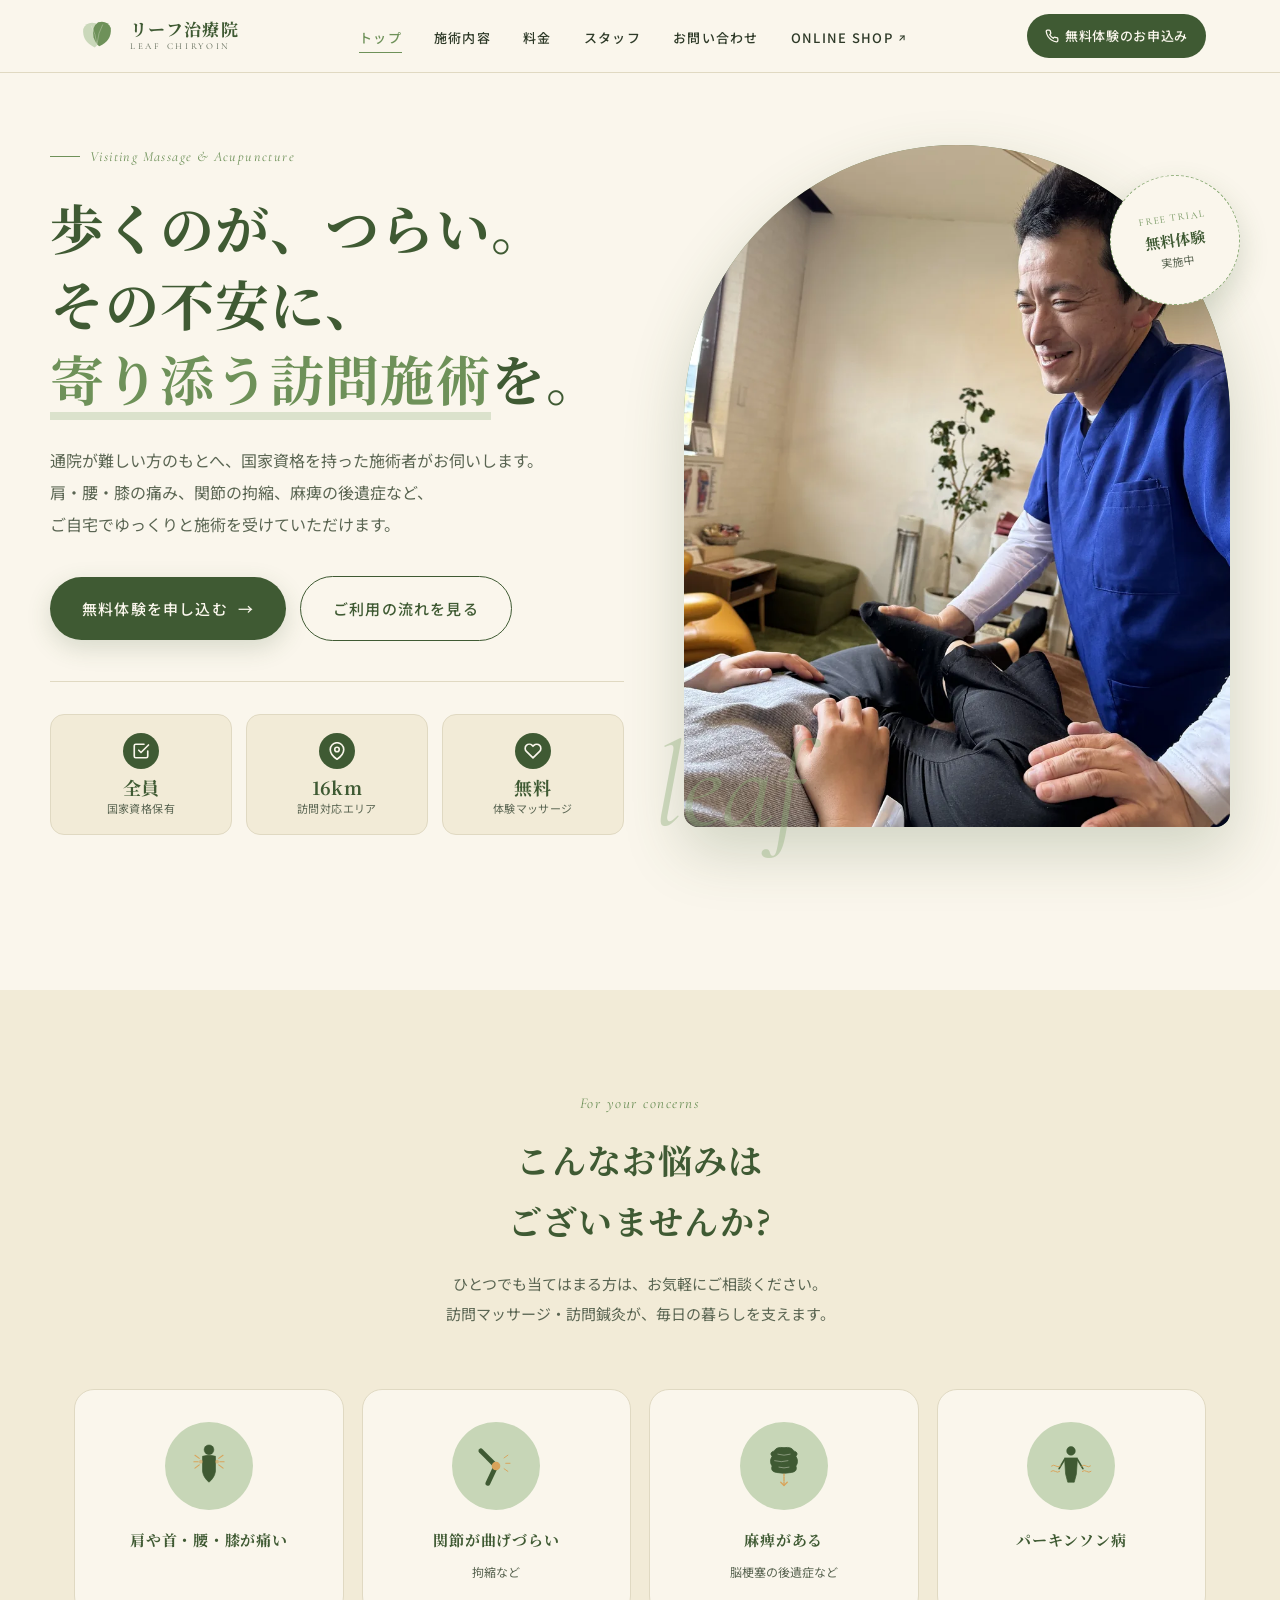
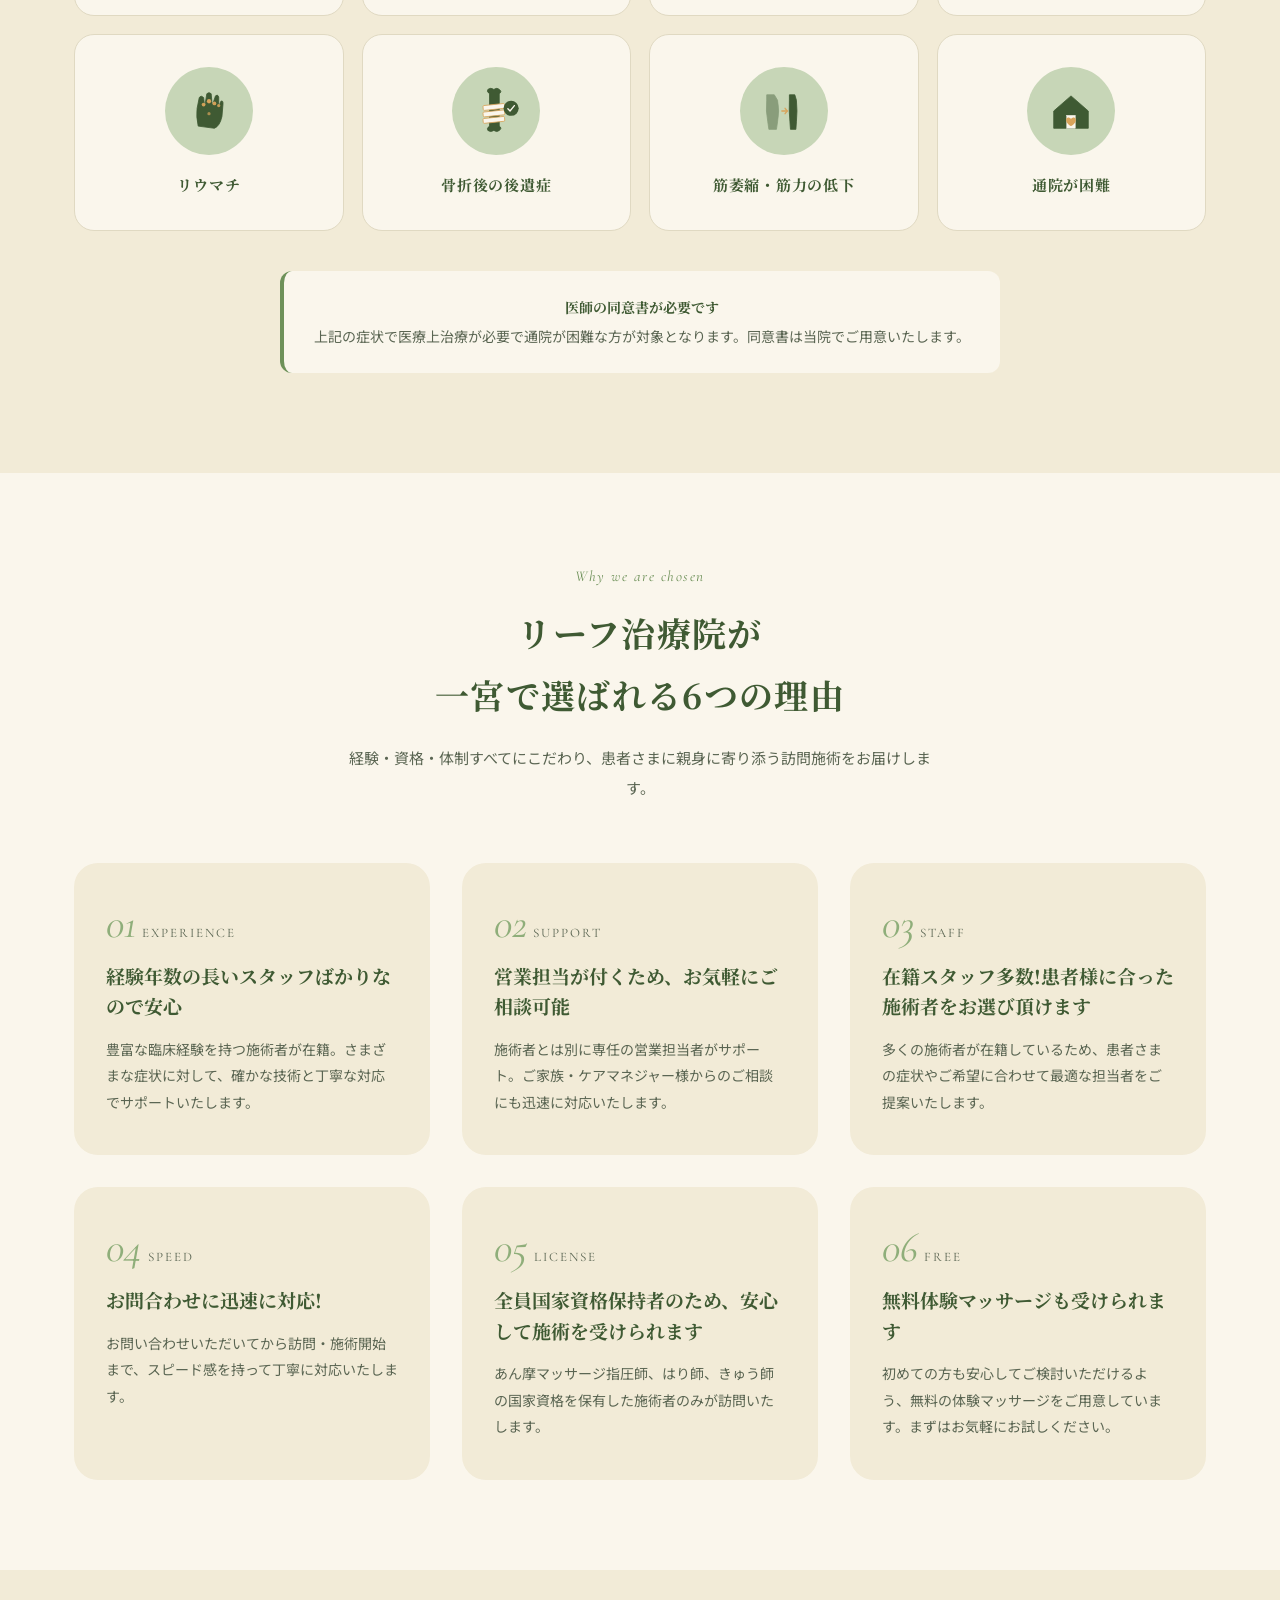
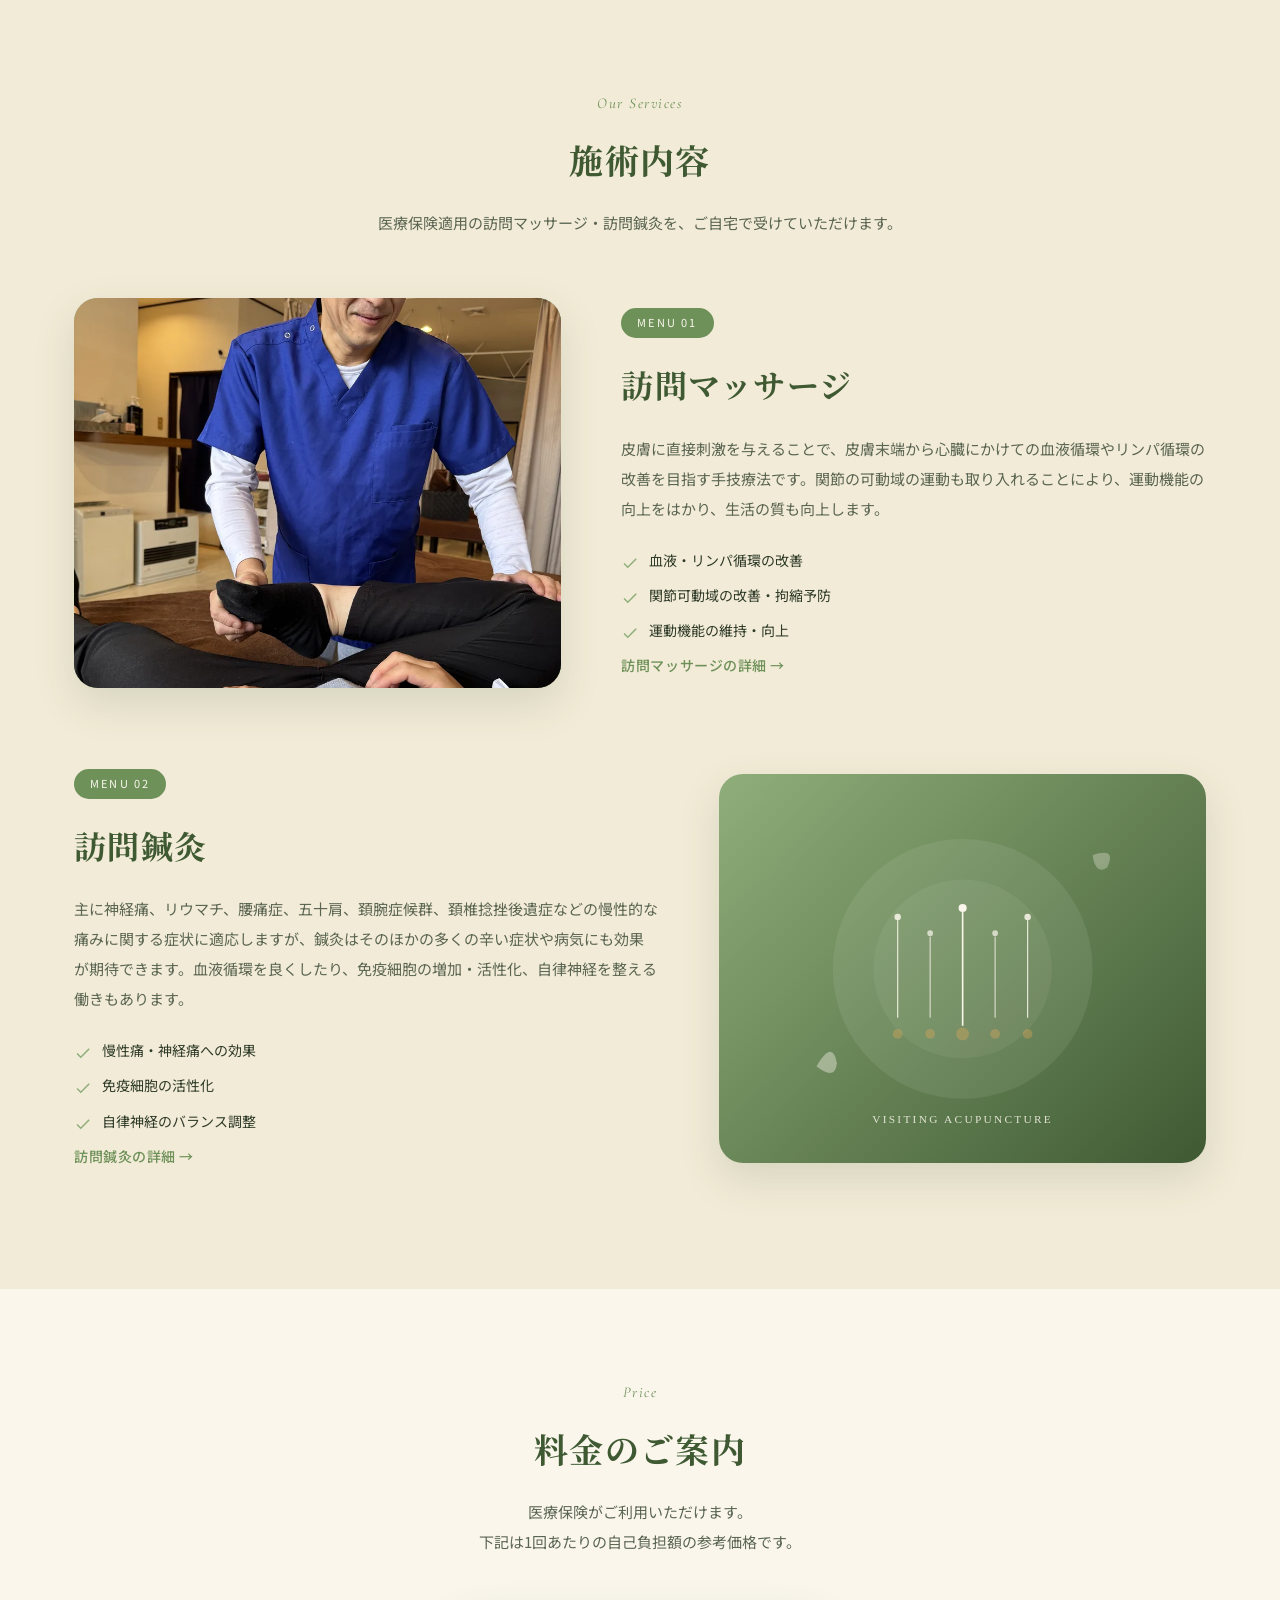
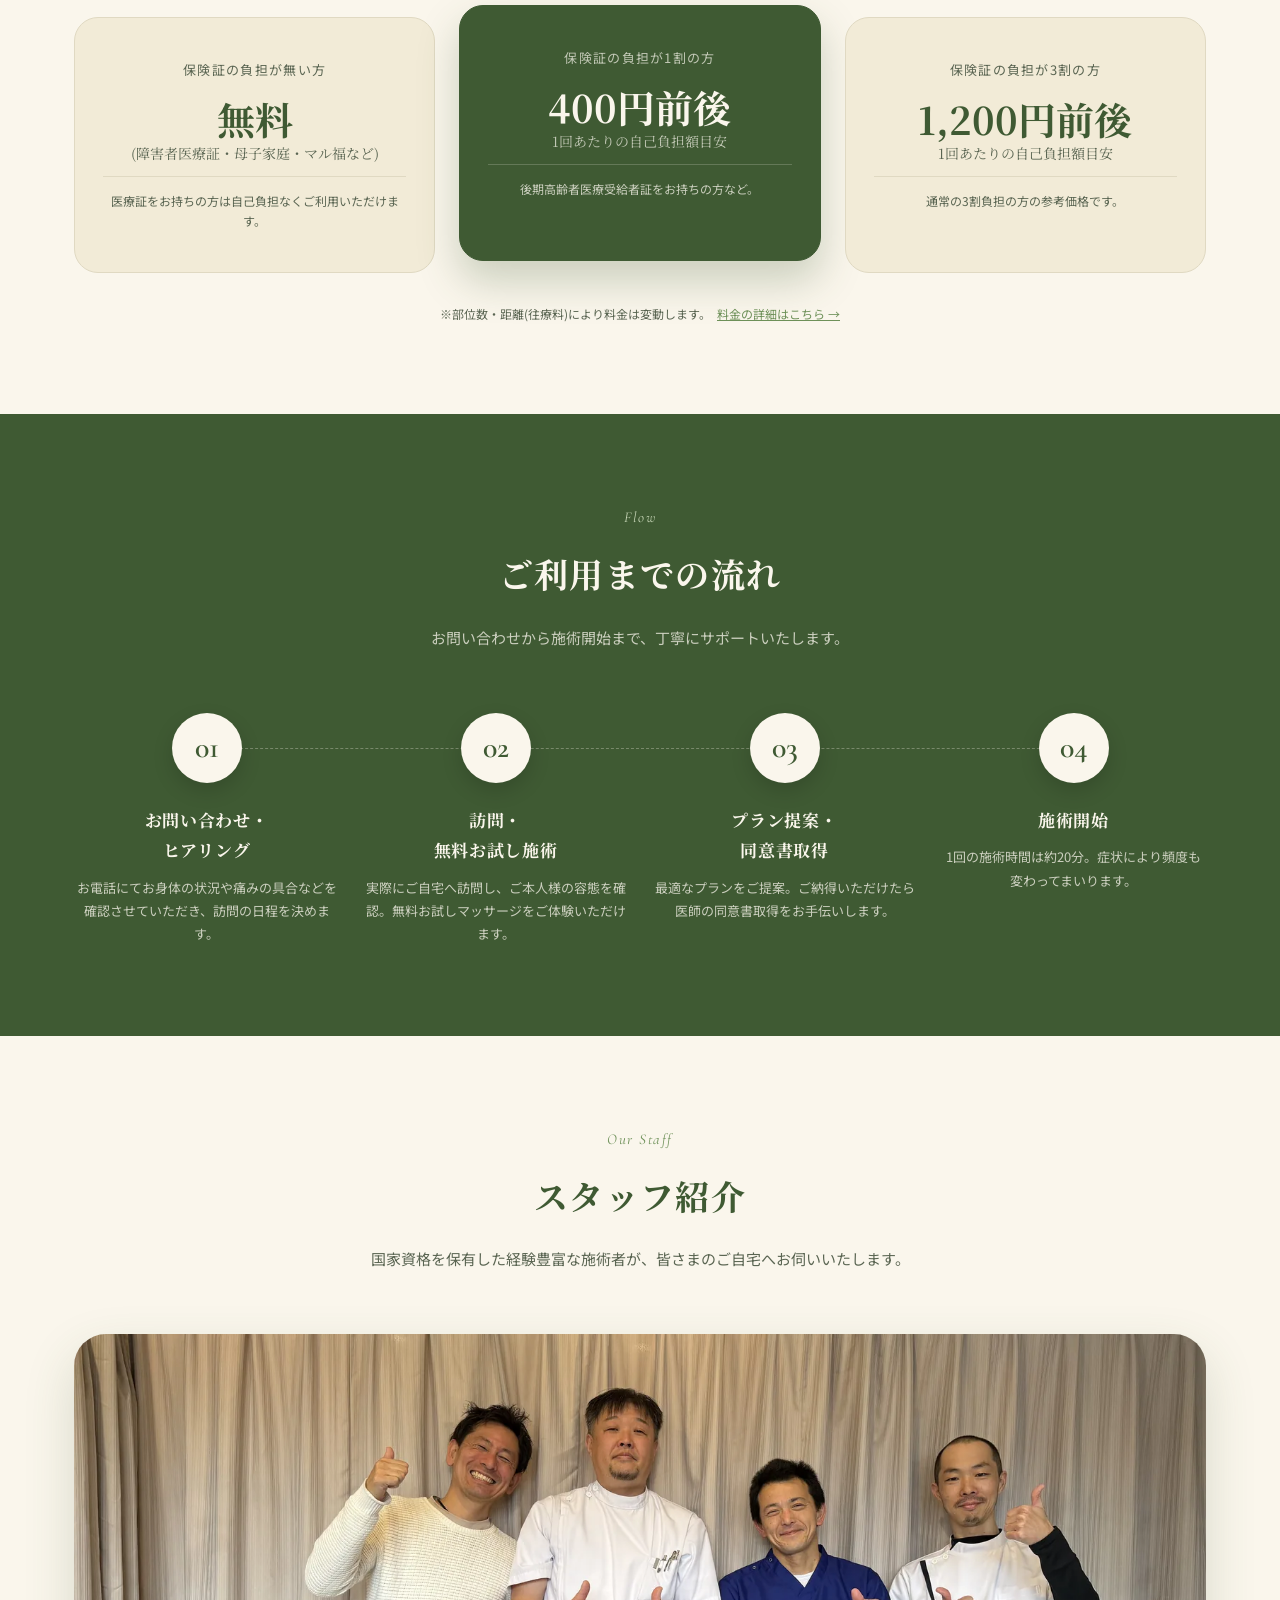
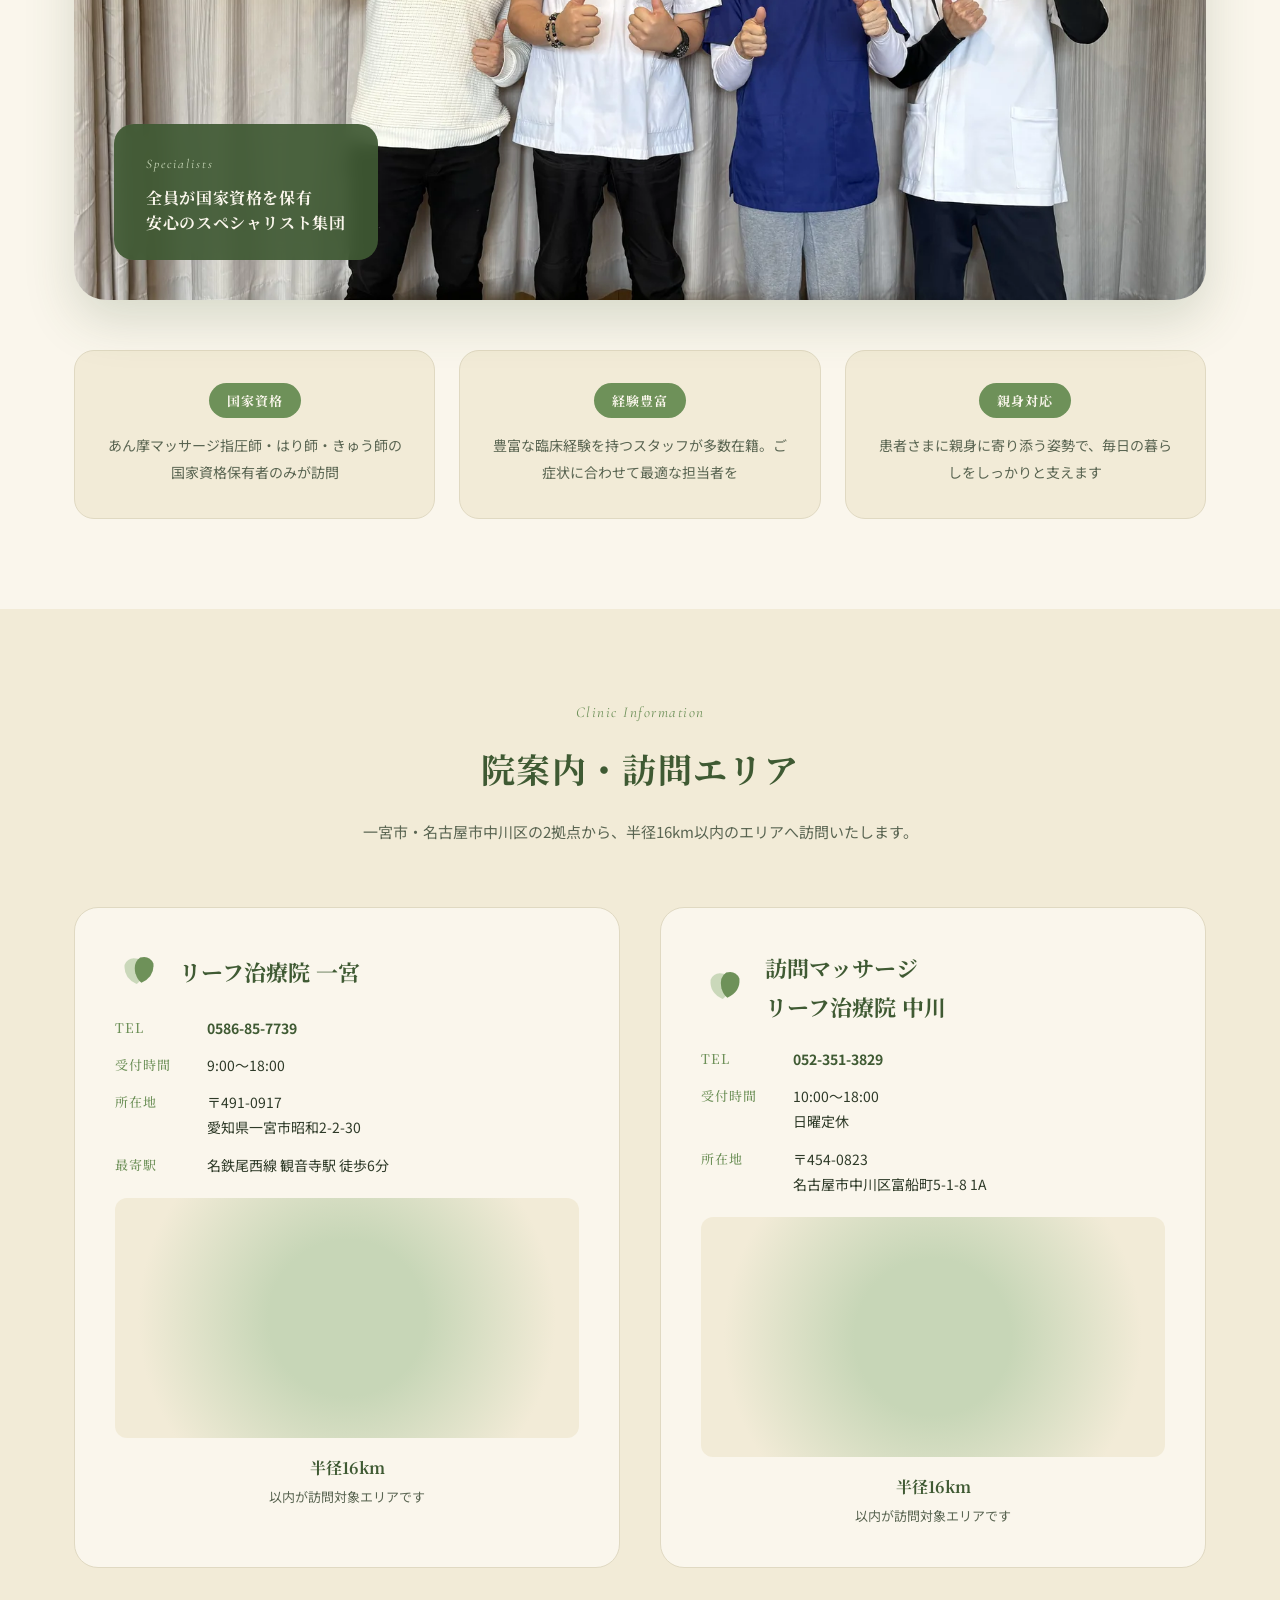
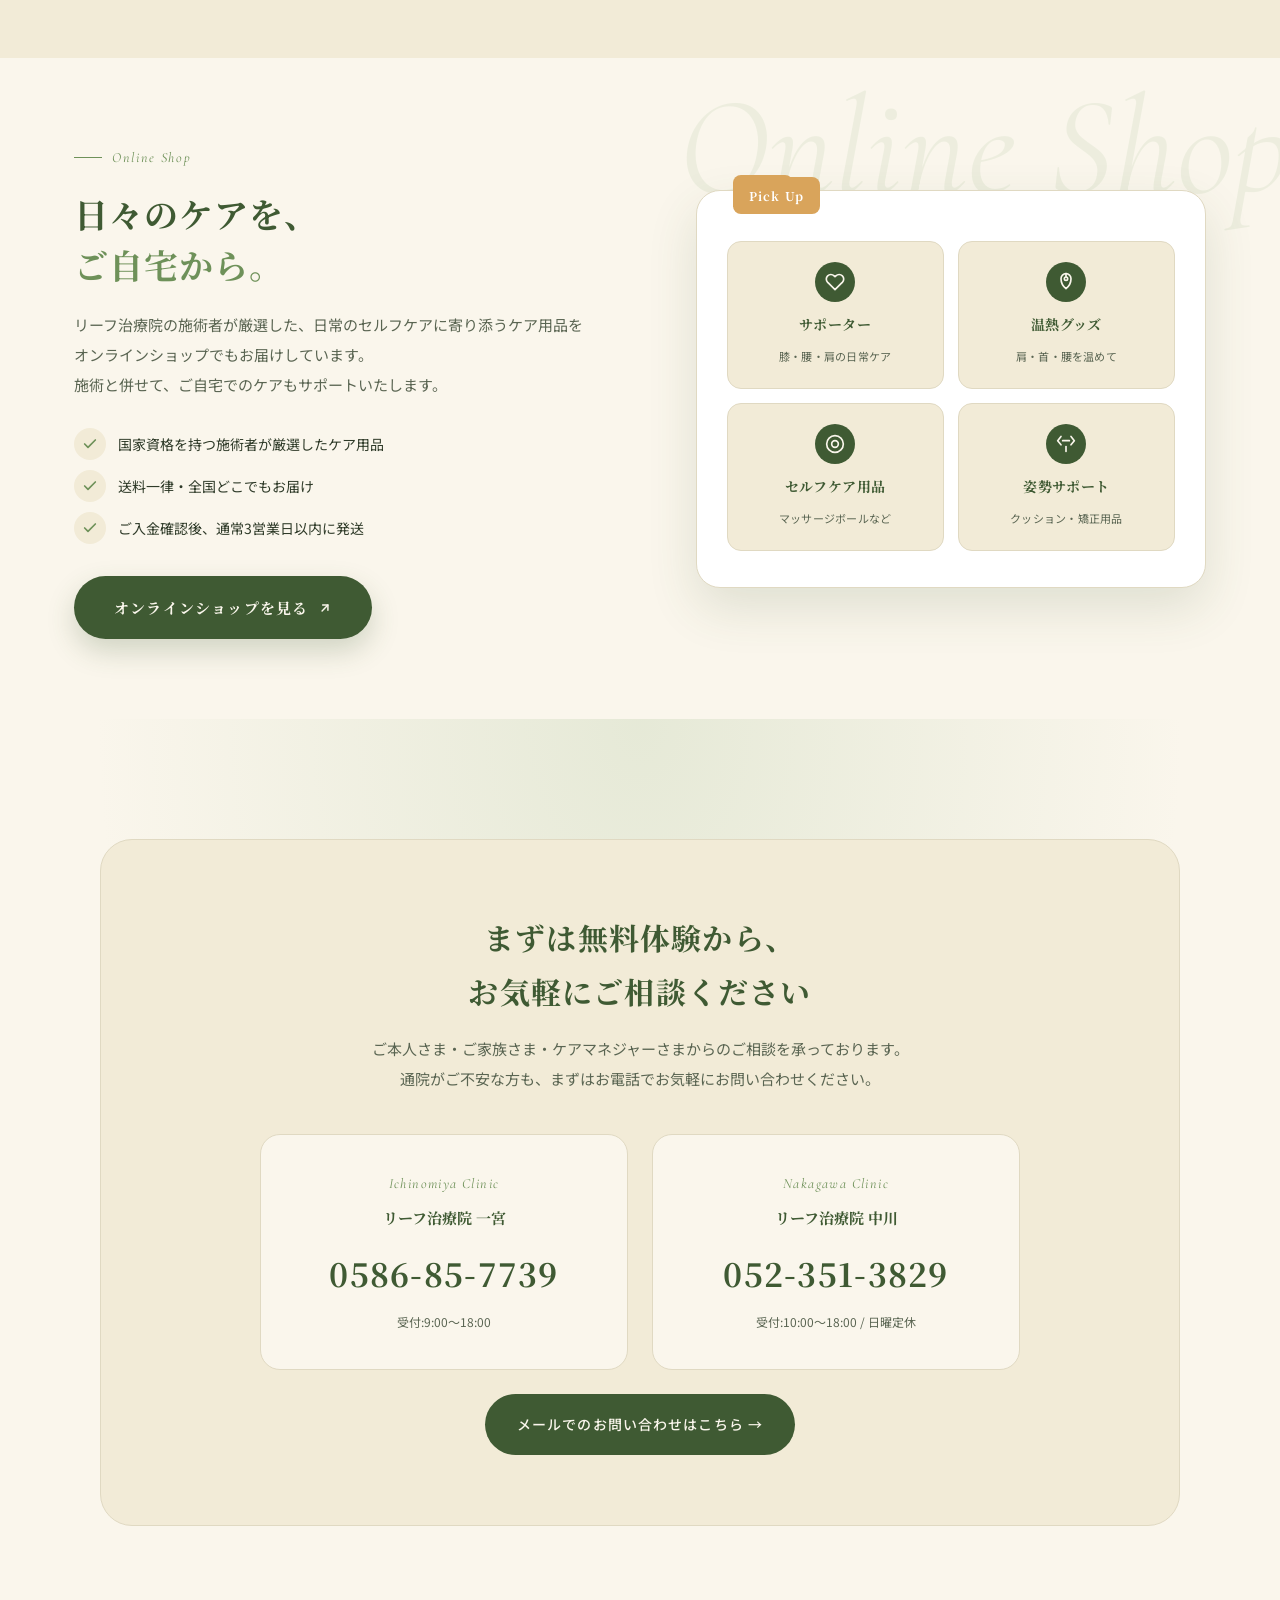
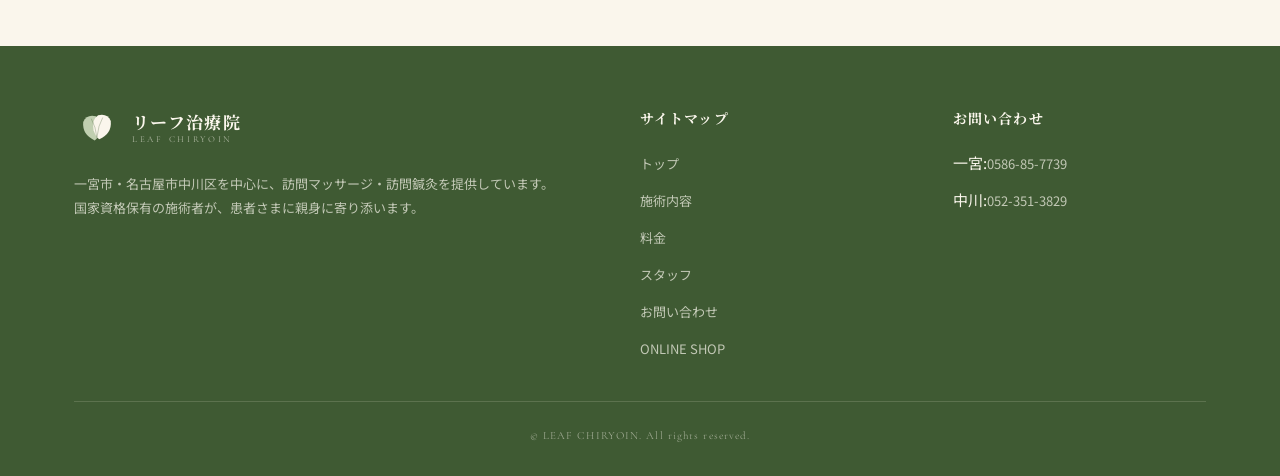
<file: index.html>
<!DOCTYPE html>
<html lang="ja">
<head>
<meta charset="UTF-8">
<meta name="viewport" content="width=device-width, initial-scale=1.0">
<title>リーフ治療院 | 一宮の訪問マッサージ・訪問鍼灸</title>
<meta name="description" content="愛知県一宮市・名古屋市中川区の訪問マッサージ・訪問鍼灸ならリーフ治療院。国家資格保有の施術者がご自宅へ訪問。医療保険適用、無料体験実施中。">
<link rel="preconnect" href="https://fonts.googleapis.com">
<link rel="preconnect" href="https://fonts.gstatic.com" crossorigin>
<link href="https://fonts.googleapis.com/css2?family=Noto+Sans+JP:wght@400;500;700&family=Noto+Serif+JP:wght@500;700&family=Cormorant+Garamond:ital,wght@0,400;1,400&display=swap" rel="stylesheet">
<link rel="stylesheet" href="common.css">
<style>
  /* ========== HERO ========== */
  .hero{
    position:relative;padding-top:72px;
    background:var(--cream);
    overflow:hidden;
  }
  .hero-inner{
    display:grid;grid-template-columns:1.05fr 1fr;
    gap:60px;align-items:center;
    min-height:calc(100vh - 72px);
    padding:60px 0;
  }
  .hero-copy{position:relative;z-index:2}
  .hero-eyebrow{
    display:inline-flex;align-items:center;gap:10px;
    font-family:'Cormorant Garamond',serif;font-style:italic;
    font-size:14px;color:var(--green-mid);
    margin-bottom:20px;letter-spacing:.1em;
  }
  .hero-eyebrow::before{content:"";width:30px;height:1px;background:var(--green-mid)}
  .hero h1{
    font-family:'Noto Serif JP',serif;font-weight:700;
    font-size:54px;line-height:1.4;color:var(--green-deep);
    letter-spacing:.02em;
    margin-bottom:28px;
  }
  .hero h1 .accent{
    color:var(--green-mid);
    position:relative;display:inline-block;
  }
  .hero h1 .accent::after{
    content:"";position:absolute;left:0;right:0;bottom:-4px;
    height:8px;background:var(--green-soft);opacity:.6;
    z-index:-1;
  }
  .hero-lead{
    font-size:16px;line-height:2;color:var(--ink-soft);
    margin-bottom:36px;max-width:520px;
  }
  .hero-cta-group{display:flex;gap:14px;flex-wrap:wrap;margin-bottom:40px;align-items:center}
  .hero-visual{position:relative}
  .hero-photo{
    width:100%;aspect-ratio:4/5;
    border-radius:300px 300px 16px 16px;
    position:relative;overflow:hidden;
    box-shadow:0 24px 60px rgba(63,90,51,.22);
    background:linear-gradient(135deg,#7a9462 0%,#3f5a33 100%);
  }
  .hero-photo img{
    width:100%;height:100%;object-fit:cover;display:block;
  }
  .hero-badge{
    position:absolute;top:30px;right:-10px;
    width:130px;height:130px;
    background:var(--cream);
    border-radius:50%;
    display:flex;flex-direction:column;align-items:center;justify-content:center;
    text-align:center;line-height:1.4;
    box-shadow:0 12px 28px rgba(63,90,51,.18);
    border:1px dashed var(--green);
    transform:rotate(-8deg);
  }
  .hero-badge small{font-size:10px;color:var(--green-mid);letter-spacing:.15em;font-family:'Cormorant Garamond',serif}
  .hero-badge strong{font-family:'Noto Serif JP',serif;font-size:15px;color:var(--green-deep);margin-top:4px;font-weight:700}
  .hero-badge span{font-size:11px;color:var(--ink-soft);margin-top:4px}
  .hero-leaf{
    position:absolute;font-family:'Cormorant Garamond',serif;font-style:italic;
    color:var(--green);opacity:.4;font-size:120px;
    bottom:-20px;left:-30px;line-height:1;pointer-events:none;
  }
  /* PCではオーバーレイコピーは非表示 */
  .hero-overlay-copy{display:none}

  /* ========== HERO TRUST(信頼指標)=== */
  .hero-trust{
    display:grid;grid-template-columns:repeat(3,1fr);
    gap:14px;padding-top:32px;
    border-top:1px solid var(--line);
  }
  .trust-item{
    background:var(--cream-deep);
    padding:18px 14px;border-radius:14px;
    border:1px solid var(--line);
    text-align:center;
    transition:.3s;position:relative;
  }
  .trust-item:hover{
    border-color:var(--green);
    background:#fff;
  }
  .trust-icon{
    width:36px;height:36px;margin:0 auto 8px;
    background:var(--green-deep);
    border-radius:50%;
    display:flex;align-items:center;justify-content:center;
    color:var(--cream);
  }
  .trust-icon svg{width:18px;height:18px}
  .trust-item strong{
    display:block;font-family:'Noto Serif JP',serif;
    font-size:18px;color:var(--green-deep);font-weight:700;
    letter-spacing:.02em;margin-bottom:2px;line-height:1.2;
  }
  .trust-item span{
    font-size:11px;color:var(--ink-soft);
    letter-spacing:.04em;line-height:1.4;display:block;
  }

  /* ========== WORRIES ========== */
  .worries{background:var(--cream-deep);padding:100px 0}
  .worries-grid{
    display:grid;grid-template-columns:repeat(4,1fr);
    gap:18px;margin-top:50px;
  }
  .worry-card{
    background:var(--cream);
    padding:32px 20px;border-radius:20px;
    text-align:center;
    border:1px solid var(--line);
    transition:.3s;
  }
  .worry-card:hover{transform:translateY(-4px);border-color:var(--green)}
  .worry-icon{
    width:88px;height:88px;margin:0 auto 16px;
    background:var(--green-soft);
    border-radius:50%;
    display:flex;align-items:center;justify-content:center;
    color:var(--green-deep);
  }
  .worry-icon svg{width:54px;height:54px}
  .worry-card h4{
    font-family:'Noto Serif JP',serif;font-size:15px;
    color:var(--green-deep);font-weight:700;letter-spacing:.05em;
  }
  .worry-card p{font-size:12px;color:var(--ink-soft);margin-top:8px}
  .worries-note{
    margin-top:40px;text-align:center;
    background:var(--cream);padding:24px;border-radius:12px;
    border-left:4px solid var(--green-mid);
    max-width:720px;margin-left:auto;margin-right:auto;
    font-size:14px;color:var(--ink-soft);
  }
  .worries-note strong{color:var(--green-deep);display:block;margin-bottom:4px;font-family:'Noto Serif JP',serif}

  /* ========== STAFF ========== */
  .staff{background:var(--cream)}
  .staff-photo{
    position:relative;border-radius:32px;overflow:hidden;
    margin:20px 0 50px;
    aspect-ratio:16/8;
    box-shadow:0 20px 50px rgba(63,90,51,.18);
  }
  .staff-photo img{width:100%;height:100%;object-fit:cover;display:block}
  .staff-caption{
    position:absolute;left:40px;bottom:40px;
    background:rgba(63,90,51,.92);
    backdrop-filter:blur(8px);
    color:var(--cream);
    padding:24px 32px;border-radius:20px;
    max-width:380px;
  }
  .staff-tag{
    display:inline-block;
    font-family:'Cormorant Garamond',serif;font-style:italic;
    font-size:13px;color:var(--green-soft);
    letter-spacing:.15em;margin-bottom:8px;
  }
  .staff-caption p{
    font-family:'Noto Serif JP',serif;font-size:16px;
    font-weight:700;line-height:1.6;letter-spacing:.04em;
  }
  .staff-points{
    display:grid;grid-template-columns:repeat(3,1fr);
    gap:24px;margin-top:0;
  }
  .staff-point{
    background:var(--cream-deep);
    padding:32px 28px;border-radius:20px;
    border:1px solid var(--line);
    text-align:center;
  }
  .staff-point-num{
    display:inline-block;
    background:var(--green-mid);color:var(--cream);
    padding:6px 18px;border-radius:999px;
    font-family:'Noto Serif JP',serif;
    font-size:13px;font-weight:700;letter-spacing:.08em;
    margin-bottom:14px;
  }
  .staff-point p{
    font-size:14px;color:var(--ink-soft);
    line-height:1.9;
  }

  /* ========== REASONS ========== */
  .reasons{background:var(--cream)}
  .reasons-grid{
    display:grid;grid-template-columns:repeat(3,1fr);
    gap:32px;margin-top:50px;
  }
  .reason-card{
    background:var(--cream-deep);
    padding:40px 32px;border-radius:24px;
    position:relative;
    transition:.3s;
  }
  .reason-card:hover{background:#fff;box-shadow:0 12px 32px rgba(63,90,51,.1)}
  .reason-num{
    font-family:'Cormorant Garamond',serif;font-style:italic;
    font-size:42px;color:var(--green);
    line-height:1;margin-bottom:16px;
    display:flex;align-items:baseline;gap:6px;
  }
  .reason-num small{font-size:13px;color:var(--ink-soft);letter-spacing:.15em;font-style:normal;font-family:'Cormorant Garamond',serif}
  .reason-card h3{
    font-family:'Noto Serif JP',serif;font-size:19px;
    color:var(--green-deep);font-weight:700;
    margin-bottom:14px;line-height:1.6;
  }
  .reason-card p{font-size:14px;color:var(--ink-soft);line-height:1.9}

  /* ========== SERVICES ========== */
  .services{background:var(--cream-deep);padding:120px 0}
  .service-block{
    display:grid;grid-template-columns:1fr 1.2fr;
    gap:60px;align-items:center;
    margin-bottom:80px;
  }
  .service-block:last-child{margin-bottom:0}
  .service-block.reverse{grid-template-columns:1.2fr 1fr}
  .service-block.reverse .service-image{order:2}
  .service-image{
    aspect-ratio:5/4;border-radius:24px;
    background:linear-gradient(135deg,var(--green) 0%,var(--green-deep) 100%);
    position:relative;overflow:hidden;
    box-shadow:0 16px 40px rgba(63,90,51,.15);
  }
  .service-image img{
    width:100%;height:100%;object-fit:cover;display:block;
  }
  .service-tag{
    display:inline-block;
    background:var(--green-mid);color:var(--cream);
    padding:5px 16px;border-radius:999px;
    font-size:11px;letter-spacing:.2em;
    margin-bottom:18px;
  }
  .service-block h3{
    font-family:'Noto Serif JP',serif;font-size:32px;
    color:var(--green-deep);font-weight:700;
    margin-bottom:20px;letter-spacing:.04em;
  }
  .service-block p{
    font-size:15px;color:var(--ink-soft);
    line-height:2;margin-bottom:20px;
  }
  .service-features{list-style:none;display:grid;gap:10px;margin-top:24px}
  .service-features li{
    display:flex;gap:10px;align-items:flex-start;
    font-size:14px;color:var(--ink);
  }
  .service-features li::before{
    content:"";flex:none;
    width:18px;height:18px;margin-top:6px;
    background:var(--green);
    -webkit-mask:url("data:image/svg+xml,%3Csvg xmlns='http://www.w3.org/2000/svg' viewBox='0 0 24 24'%3E%3Cpath fill='black' d='M9 16.17L4.83 12l-1.42 1.41L9 19 21 7l-1.41-1.41L9 16.17z'/%3E%3C/svg%3E") no-repeat center;
    mask:url("data:image/svg+xml,%3Csvg xmlns='http://www.w3.org/2000/svg' viewBox='0 0 24 24'%3E%3Cpath fill='black' d='M9 16.17L4.83 12l-1.42 1.41L9 19 21 7l-1.41-1.41L9 16.17z'/%3E%3C/svg%3E") no-repeat center;
  }
  .service-link{
    display:inline-flex;align-items:center;gap:8px;
    color:var(--green-mid);font-weight:500;font-size:14px;
    margin-top:10px;letter-spacing:.04em;
    transition:.2s;
  }
  .service-link:hover{color:var(--green-deep);gap:14px}

  /* ========== PRICE ========== */
  .price{background:var(--cream)}
  .price-cards{
    display:grid;grid-template-columns:repeat(3,1fr);
    gap:24px;margin-top:50px;
  }
  .price-card{
    padding:40px 28px;border-radius:24px;
    background:var(--cream-deep);
    text-align:center;position:relative;
    border:1px solid var(--line);
    transition:.3s;
  }
  .price-card.featured{
    background:var(--green-deep);color:var(--cream);
    transform:translateY(-12px);
    box-shadow:0 20px 40px rgba(63,90,51,.25);
    border-color:var(--green-deep);
  }
  .price-card.featured .price-amount{color:var(--cream)}
  .price-card.featured .price-burden{color:rgba(250,246,236,.7)}
  .price-card.featured .price-target{color:rgba(250,246,236,.75);border-color:rgba(250,246,236,.2)}
  .price-burden{
    font-size:13px;color:var(--ink-soft);
    letter-spacing:.1em;margin-bottom:14px;
  }
  .price-amount{
    font-family:'Noto Serif JP',serif;
    font-size:38px;color:var(--green-deep);font-weight:700;
    line-height:1.2;margin-bottom:6px;
  }
  .price-amount small{font-size:14px;color:var(--ink-soft);font-weight:400;display:block;margin-top:4px}
  .price-card.featured .price-amount small{color:rgba(250,246,236,.7)}
  .price-target{
    font-size:12px;color:var(--ink-soft);
    line-height:1.7;margin-top:14px;padding-top:14px;
    border-top:1px solid var(--line);
  }
  .price-disclaimer{text-align:center;color:var(--ink-soft);font-size:12px;margin-top:30px}

  /* ========== FLOW ========== */
  .flow{background:var(--green-deep);color:var(--cream);position:relative;overflow:hidden}
  .flow .section-title{color:var(--cream)}
  .flow .section-eyebrow{color:var(--green-soft)}
  .flow .section-lead{color:rgba(250,246,236,.75)}
  .flow-steps{
    display:grid;grid-template-columns:repeat(4,1fr);
    gap:24px;margin-top:60px;position:relative;
  }
  .flow-line{
    position:absolute;top:35px;left:12%;right:12%;
    border-top:1px dashed rgba(250,246,236,.3);
  }
  .flow-step{text-align:center;position:relative;z-index:2}
  .flow-num{
    width:70px;height:70px;margin:0 auto 22px;
    background:var(--cream);color:var(--green-deep);
    border-radius:50%;display:flex;align-items:center;justify-content:center;
    font-family:'Cormorant Garamond',serif;
    font-size:30px;font-weight:600;
    box-shadow:0 8px 20px rgba(0,0,0,.15);
  }
  .flow-step h4{
    font-family:'Noto Serif JP',serif;font-size:17px;
    margin-bottom:10px;letter-spacing:.04em;
  }
  .flow-step p{font-size:13px;color:rgba(250,246,236,.75);line-height:1.8}

  /* ========== AREA ========== */
  .area{background:var(--cream-deep)}
  .area-grid{display:grid;grid-template-columns:1fr 1fr;gap:40px;margin-top:50px}
  .area-card{
    background:var(--cream);padding:40px;border-radius:24px;
    border:1px solid var(--line);
  }
  .area-card-head{display:flex;align-items:center;gap:16px;margin-bottom:20px}
  .area-card-mark{
    flex:none;width:48px;height:48px;
  }
  .area-card h3{
    font-family:'Noto Serif JP',serif;font-size:22px;
    color:var(--green-deep);font-weight:700;
  }
  .area-card-info{display:grid;gap:12px;margin-bottom:20px}
  .area-info-row{display:grid;grid-template-columns:80px 1fr;gap:12px;font-size:14px;align-items:start}
  .area-info-row dt{
    color:var(--green-mid);font-weight:500;
    font-family:'Noto Serif JP',serif;font-size:13px;
    letter-spacing:.08em;
  }
  .area-info-row dd{color:var(--ink)}
  .area-info-row dd a{color:var(--green-deep);font-weight:700;text-decoration:none}
  .area-map{
    height:240px;border-radius:12px;overflow:hidden;
    background:radial-gradient(circle at center,var(--green-soft) 30%,var(--cream-deep) 80%);
  }
  .area-map iframe{
    width:100%;height:100%;border:0;display:block;
  }
  .area-radius{
    margin-top:16px;text-align:center;
    font-size:13px;color:var(--ink-soft);
  }
  .area-radius strong{
    color:var(--green-deep);font-family:'Noto Serif JP',serif;
    font-size:16px;display:block;margin-bottom:2px;
  }

  /* ========== ONLINE SHOP セクション ========== */
  .shop-cta{
    padding:80px 0;background:var(--cream);
    position:relative;overflow:hidden;
  }
  .shop-cta::before{
    content:"Online Shop";
    position:absolute;top:20px;right:-10px;
    font-family:'Cormorant Garamond',serif;font-style:italic;
    font-size:140px;color:var(--green-soft);opacity:.25;
    line-height:1;pointer-events:none;
  }
  .shop-cta-inner{
    display:grid;grid-template-columns:1.1fr 1fr;gap:60px;
    align-items:center;position:relative;z-index:2;
  }
  .shop-cta-copy{position:relative}
  .shop-cta-eyebrow{
    display:inline-flex;align-items:center;gap:10px;
    font-family:'Cormorant Garamond',serif;font-style:italic;
    color:var(--green-mid);font-size:14px;letter-spacing:.12em;
    margin-bottom:18px;
  }
  .shop-cta-eyebrow::before{
    content:"";width:28px;height:1px;background:var(--green-mid);
  }
  .shop-cta h2{
    font-family:'Noto Serif JP',serif;font-weight:700;
    font-size:34px;color:var(--green-deep);line-height:1.5;
    letter-spacing:.03em;margin-bottom:20px;
  }
  .shop-cta h2 .accent{color:var(--green-mid)}
  .shop-cta-lead{
    font-size:15px;color:var(--ink-soft);line-height:2;
    margin-bottom:28px;
  }
  .shop-cta-features{
    display:grid;gap:10px;margin-bottom:32px;
  }
  .shop-cta-feature{
    display:flex;align-items:center;gap:12px;
    font-size:14px;color:var(--ink);
  }
  .shop-cta-feature-icon{
    flex:none;width:32px;height:32px;
    background:var(--cream-deep);border-radius:50%;
    display:flex;align-items:center;justify-content:center;
    color:var(--green-mid);
  }
  .shop-cta-feature-icon svg{width:16px;height:16px}
  .shop-cta-btn{
    display:inline-flex;align-items:center;gap:10px;
    padding:18px 40px;border-radius:999px;
    background:var(--green-deep);color:var(--cream);
    font-family:'Noto Serif JP',serif;font-size:15px;font-weight:700;
    letter-spacing:.08em;
    box-shadow:0 12px 28px rgba(63,90,51,.22);
    transition:.3s;
  }
  .shop-cta-btn:hover{
    background:var(--green-mid);transform:translateY(-2px);
    box-shadow:0 16px 34px rgba(63,90,51,.28);
  }
  .shop-cta-btn svg{width:14px;height:14px;transition:transform .2s}
  .shop-cta-btn:hover svg{transform:translate(2px,-2px)}
  .shop-cta-visual{
    position:relative;
  }
  .shop-cta-card{
    background:#fff;border-radius:24px;padding:36px 30px;
    box-shadow:0 20px 50px rgba(63,90,51,.14);
    border:1px solid var(--line);
    position:relative;
  }
  .shop-cta-card::before{
    content:"";position:absolute;top:-16px;left:36px;
    width:60px;height:32px;background:var(--accent);
    border-radius:8px 8px 0 0;
    display:flex;align-items:center;justify-content:center;
  }
  .shop-cta-card-badge{
    position:absolute;top:-14px;left:36px;
    padding:8px 16px;background:var(--accent);color:#fff;
    border-radius:8px;font-family:'Noto Serif JP',serif;
    font-size:12px;font-weight:700;letter-spacing:.1em;
    z-index:2;
  }
  .shop-cta-category{
    display:grid;grid-template-columns:repeat(2,1fr);
    gap:14px;margin-top:14px;
  }
  .shop-cta-item{
    padding:20px 16px;background:var(--cream-deep);
    border-radius:14px;text-align:center;
    border:1px solid var(--line);
    transition:.2s;
  }
  .shop-cta-item:hover{
    background:#fff;border-color:var(--green);
    transform:translateY(-2px);
  }
  .shop-cta-item-icon{
    width:40px;height:40px;margin:0 auto 10px;
    background:var(--green-deep);color:var(--cream);
    border-radius:50%;display:flex;align-items:center;justify-content:center;
  }
  .shop-cta-item-icon svg{width:20px;height:20px}
  .shop-cta-item strong{
    display:block;font-family:'Noto Serif JP',serif;
    font-size:14px;color:var(--green-deep);font-weight:700;
    margin-bottom:4px;letter-spacing:.03em;
  }
  .shop-cta-item span{
    font-size:11px;color:var(--ink-soft);letter-spacing:.02em;
  }

  @media(max-width:960px){
    /* === コンテナ・余白 === */
    .container{padding:0 18px}

    /* === HERO === */
    .hero{padding-top:60px}
    .hero-inner{
      grid-template-columns:1fr;
      gap:0;
      padding:0 18px;
      min-height:auto;
    }
    /* 画像にオーバーレイでコピーを乗せる */
    .hero-visual{
      order:-1;margin:0 -18px;
      position:relative;
    }
    /* SPでのコピーエリア(画像の下、左右余白付き) */
    .hero-copy{
      padding:32px 0 50px;
    }
    .hero-photo{
      aspect-ratio:3/4;
      border-radius:0;
      box-shadow:none;
    }
    .hero-photo::after{
      content:"";position:absolute;inset:0;
      background:linear-gradient(180deg,
        rgba(0,0,0,0) 30%,
        rgba(63,90,51,0.4) 65%,
        rgba(63,90,51,0.85) 100%);
    }
    .hero-overlay-copy{
      position:absolute;left:24px;right:24px;bottom:32px;
      z-index:2;color:var(--cream);
    }
    .hero-overlay-eyebrow{
      font-family:'Cormorant Garamond',serif;font-style:italic;
      font-size:11px;color:rgba(250,246,236,.85);
      letter-spacing:.15em;margin-bottom:10px;
      display:inline-flex;align-items:center;gap:8px;
    }
    .hero-overlay-eyebrow::before{
      content:"";width:20px;height:1px;
      background:rgba(250,246,236,.7);
    }
    .hero-overlay-copy h1{
      font-family:'Noto Serif JP',serif;font-weight:700;
      font-size:24px;line-height:1.5;color:var(--cream);
      letter-spacing:.02em;margin-bottom:0;
      text-shadow:0 2px 12px rgba(0,0,0,.3);
    }
    .hero-overlay-copy h1 .accent{
      color:var(--green-soft);
    }
    .hero-overlay-copy h1 .accent::after{display:none}
    .hero-badge{
      width:84px;height:84px;
      top:auto;bottom:auto;
      top:14px;right:14px;
    }
    .hero-badge small{font-size:8px}
    .hero-badge strong{font-size:11px}
    .hero-badge span{font-size:9px}
    .hero-leaf{display:none}

    /* SPではPCコピーを非表示、画像オーバーレイを表示 */
    .hero-copy > .hero-eyebrow,
    .hero-copy > h1{display:none}
    .hero-overlay-copy{display:block}

    .hero-lead{
      font-size:14px;line-height:1.9;
      margin-bottom:24px;max-width:none;
    }
    .hero-lead br{display:none}

    /* === ボタン:メイン主役、サブはテキストリンク === */
    .hero-cta-group{
      display:flex;gap:0;margin-bottom:32px;
      flex-direction:column;align-items:center;
    }
    .hero-cta-group .btn-primary{
      width:100%;max-width:340px;
      justify-content:center;
      padding:16px 24px;font-size:14px;
      letter-spacing:.05em;
      box-shadow:0 8px 20px rgba(63,90,51,.22);
    }
    .hero-cta-group .btn-secondary{
      background:transparent;
      border:none;
      color:var(--green-mid);
      padding:14px 0;
      font-size:13px;
      text-decoration:underline;
      text-underline-offset:4px;
      width:auto;
    }
    .hero-cta-group .btn-secondary:hover{
      background:transparent;color:var(--green-deep);
    }

    /* === 信頼指標(SP) === */
    .hero-trust{
      gap:8px;padding-top:28px;
      border-top:1px solid var(--line);
    }
    .trust-item{
      padding:14px 8px;border-radius:12px;
    }
    .trust-icon{width:28px;height:28px;margin-bottom:6px}
    .trust-icon svg{width:14px;height:14px}
    .trust-item strong{font-size:14px}
    .trust-item span{font-size:9.5px;letter-spacing:.02em}

    /* === セクション全般 === */
    section{padding:50px 0}
    .section-eyebrow{font-size:12px}
    .section-title{font-size:22px;line-height:1.6;letter-spacing:.02em}
    .section-lead{
      font-size:13px;line-height:1.9;margin-bottom:36px;
    }
    .section-lead br{display:none}

    /* === 悩み === */
    .worries{padding:50px 0}
    .worries-grid{grid-template-columns:repeat(2,1fr);gap:12px;margin-top:30px}
    .worry-card{padding:20px 12px}
    .worry-icon{width:64px;height:64px;margin-bottom:10px}
    .worry-icon svg{width:40px;height:40px}
    .worry-card h4{font-size:13px;line-height:1.4}
    .worry-card p{font-size:11px}
    .worries-note{
      margin-top:24px;padding:16px 18px;
      font-size:13px;line-height:1.8;border-radius:10px;
    }

    /* === 選ばれる理由 === */
    .reasons-grid{grid-template-columns:1fr;gap:14px;margin-top:30px}
    .reason-card{padding:28px 22px;border-radius:18px}
    .reason-num{font-size:32px;margin-bottom:10px}
    .reason-num small{font-size:11px}
    .reason-card h3{font-size:16px;margin-bottom:10px}
    .reason-card p{font-size:13px}

    /* === 施術内容 === */
    .services{padding:60px 0}
    .service-block,.service-block.reverse{
      grid-template-columns:1fr;gap:20px;margin-bottom:50px;
    }
    .service-block.reverse .service-image{order:0}
    .service-image{aspect-ratio:4/3}
    .service-tag{font-size:10px;padding:4px 12px;margin-bottom:12px}
    .service-block h3{font-size:22px;margin-bottom:14px}
    .service-block p{font-size:13px;line-height:1.9;margin-bottom:14px}
    .service-features li{font-size:13px}

    /* === 料金 === */
    .price-cards{grid-template-columns:1fr;gap:14px;margin-top:30px}
    .price-card{padding:30px 22px;border-radius:18px}
    .price-card.featured{transform:none}
    .price-burden{font-size:12px;margin-bottom:10px}
    .price-amount{font-size:30px}
    .price-amount small{font-size:11px}
    .price-target{font-size:11px}

    /* === ご利用の流れ === */
    .flow{padding:60px 0}
    .flow-steps{grid-template-columns:repeat(2,1fr);gap:24px;margin-top:30px}
    .flow-line{display:none}
    .flow-num{width:54px;height:54px;font-size:22px;margin-bottom:14px}
    .flow-step h4{font-size:14px;line-height:1.5}
    .flow-step p{font-size:11px;line-height:1.7}

    /* === スタッフ紹介 === */
    .staff-photo{aspect-ratio:4/3;border-radius:18px;margin:10px 0 24px}
    .staff-caption{
      left:12px;right:12px;bottom:12px;
      padding:12px 16px;max-width:none;border-radius:12px;
    }
    .staff-tag{font-size:11px}
    .staff-caption p{font-size:12px;line-height:1.5}
    .staff-points{grid-template-columns:1fr;gap:12px}
    .staff-point{padding:22px 20px;border-radius:14px}
    .staff-point-num{font-size:12px;padding:5px 14px;margin-bottom:10px}
    .staff-point p{font-size:13px;line-height:1.8}

    /* === 院案内 === */
    .area-grid{grid-template-columns:1fr;gap:20px;margin-top:30px}
    .area-card{padding:24px 20px;border-radius:18px}
    .area-card-head{gap:12px;margin-bottom:16px}
    .area-card-mark{width:40px;height:40px}
    .area-card h3{font-size:17px}
    .area-info-row{grid-template-columns:70px 1fr;gap:8px;font-size:13px}
    .area-info-row dt{font-size:12px}
    .area-map{height:200px}
    .area-radius{font-size:12px;margin-top:14px}
    .area-radius strong{font-size:14px}

    /* === Contact CTA === */
    .contact-cta{padding:50px 0}
    .contact-inner{padding:36px 20px;border-radius:20px}
    .contact-inner h2{font-size:20px;line-height:1.6;margin-bottom:12px}
    .contact-inner p{font-size:13px;margin-bottom:24px;line-height:1.8}
    .contact-inner p br{display:none}
    .contact-methods{grid-template-columns:1fr;gap:14px}
    .contact-method{padding:24px 20px;border-radius:16px}
    .contact-method-label{font-size:12px}
    .contact-method h4{font-size:14px;margin-bottom:10px}
    .contact-tel{font-size:24px}
    .contact-form-btn{padding:14px 24px;font-size:13px;margin-top:18px}

    /* === Online Shop === */
    .shop-cta{padding:50px 0}
    .shop-cta::before{font-size:70px;top:10px;right:-5px}
    .shop-cta-inner{grid-template-columns:1fr;gap:32px}
    .shop-cta-eyebrow{font-size:12px;margin-bottom:12px}
    .shop-cta h2{font-size:22px;line-height:1.6;margin-bottom:14px}
    .shop-cta-lead{font-size:13px;line-height:1.9;margin-bottom:20px}
    .shop-cta-features{margin-bottom:24px;gap:8px}
    .shop-cta-feature{font-size:13px}
    .shop-cta-feature-icon{width:28px;height:28px}
    .shop-cta-feature-icon svg{width:14px;height:14px}
    .shop-cta-btn{padding:16px 32px;font-size:14px;width:100%;justify-content:center}
    .shop-cta-card{padding:30px 20px 24px;border-radius:20px}
    .shop-cta-card-badge{font-size:11px;padding:6px 12px;left:24px;top:-12px}
    .shop-cta-category{gap:10px}
    .shop-cta-item{padding:16px 10px}
    .shop-cta-item-icon{width:32px;height:32px;margin-bottom:8px}
    .shop-cta-item-icon svg{width:16px;height:16px}
    .shop-cta-item strong{font-size:12px}
    .shop-cta-item span{font-size:10px}

    /* === Footer === */
    footer{padding:40px 0 80px}
    .footer-inner{grid-template-columns:1fr;gap:24px;margin-bottom:24px}
    .footer-desc{font-size:12px}
    footer h5{font-size:13px;margin-bottom:14px}

    /* === Floating CTA === */
    body{padding-bottom:60px}
  }

  @media(max-width:380px){
    .hero h1{font-size:23px}
    .section-title{font-size:20px}
    .worries-grid{gap:10px}
    .worry-card{padding:18px 10px}
    .worry-icon{width:56px;height:56px}
    .worry-icon svg{width:34px;height:34px}
    .worry-card h4{font-size:12px}
  }
</style>
</head>
<body>

<!-- HEADER -->
<header>
  <div class="container header-inner">
    <a href="index.html" class="logo">
      <svg class="logo-svg" viewBox="0 0 80 80" xmlns="http://www.w3.org/2000/svg" aria-label="リーフ治療院">
        <path d="M 36 60 Q 14 50 16 28 Q 22 14 38 18 Q 50 26 46 44 Q 42 56 36 60 Z" fill="#C7D6B7" opacity="0.95"/>
        <path d="M 44 58 Q 66 48 64 26 Q 58 12 42 16 Q 30 24 34 42 Q 38 54 44 58 Z" fill="#6E9159"/>
        <path d="M 30 22 Q 38 36 40 56" stroke="#FAF6EC" stroke-width="1" fill="none" opacity="0.5"/>
        <path d="M 50 20 Q 42 34 40 54" stroke="#FAF6EC" stroke-width="1" fill="none" opacity="0.5"/>
      </svg>
      <div class="logo-text">リーフ治療院<small>LEAF CHIRYOIN</small></div>
    </a>
    <nav>
      <ul>
        <li><a href="index.html" class="current">トップ</a></li>
        <li><a href="services.html">施術内容</a></li>
        <li><a href="price.html">料金</a></li>
        <li><a href="index.html#staff">スタッフ</a></li>
        <li><a href="contact.html">お問い合わせ</a></li>
        <li><a href="https://shop.leaf-chiryouin.com/" target="_blank" rel="noopener" class="nav-shop">
          ONLINE SHOP
          <svg width="10" height="10" viewBox="0 0 24 24" fill="none" stroke="currentColor" stroke-width="2.5" stroke-linecap="round" stroke-linejoin="round" aria-hidden="true"><path d="M7 17L17 7"/><path d="M8 7h9v9"/></svg>
        </a></li>
      </ul>
    </nav>
    <a href="tel:0586857739" class="header-cta">
      <svg width="14" height="14" viewBox="0 0 24 24" fill="none" stroke="currentColor" stroke-width="2.2" stroke-linecap="round" stroke-linejoin="round" style="flex:none"><path d="M22 16.92v3a2 2 0 0 1-2.18 2 19.79 19.79 0 0 1-8.63-3.07 19.5 19.5 0 0 1-6-6 19.79 19.79 0 0 1-3.07-8.67A2 2 0 0 1 4.11 2h3a2 2 0 0 1 2 1.72 12.84 12.84 0 0 0 .7 2.81 2 2 0 0 1-.45 2.11L8.09 9.91a16 16 0 0 0 6 6l1.27-1.27a2 2 0 0 1 2.11-.45 12.84 12.84 0 0 0 2.81.7A2 2 0 0 1 22 16.92z"/></svg>
      <span class="header-cta-pc">無料体験のお申込み</span>
      <span class="header-cta-sp">電話で相談</span>
    </a>
  </div>
</header>

<!-- HERO -->
<section class="hero">
  <div class="container hero-inner">
    <div class="hero-copy">
      <div class="hero-eyebrow">Visiting Massage &amp; Acupuncture</div>
      <h1>
        歩くのが、つらい。<br>
        その不安に、<br>
        <span class="accent">寄り添う訪問施術</span>を。
      </h1>
      <p class="hero-lead">
        通院が難しい方のもとへ、国家資格を持った施術者がお伺いします。<br>
        肩・腰・膝の痛み、関節の拘縮、麻痺の後遺症など、<br>
        ご自宅でゆっくりと施術を受けていただけます。
      </p>
      <div class="hero-cta-group">
        <a href="tel:0586857739" class="btn-primary">
          無料体験を申し込む<span>→</span>
        </a>
        <a href="#flow" class="btn-secondary">ご利用の流れを見る</a>
      </div>
      <div class="hero-trust">
        <div class="trust-item">
          <div class="trust-icon">
            <svg viewBox="0 0 24 24" fill="none" stroke="currentColor" stroke-width="2.2" stroke-linecap="round" stroke-linejoin="round"><path d="M9 11l3 3L22 4"/><path d="M21 12v7a2 2 0 0 1-2 2H5a2 2 0 0 1-2-2V5a2 2 0 0 1 2-2h11"/></svg>
          </div>
          <strong>全員</strong>
          <span>国家資格保有</span>
        </div>
        <div class="trust-item">
          <div class="trust-icon">
            <svg viewBox="0 0 24 24" fill="none" stroke="currentColor" stroke-width="2.2" stroke-linecap="round" stroke-linejoin="round"><path d="M21 10c0 7-9 13-9 13s-9-6-9-13a9 9 0 0 1 18 0z"/><circle cx="12" cy="10" r="3"/></svg>
          </div>
          <strong>16km</strong>
          <span>訪問対応エリア</span>
        </div>
        <div class="trust-item">
          <div class="trust-icon">
            <svg viewBox="0 0 24 24" fill="none" stroke="currentColor" stroke-width="2.2" stroke-linecap="round" stroke-linejoin="round"><path d="M20.84 4.61a5.5 5.5 0 0 0-7.78 0L12 5.67l-1.06-1.06a5.5 5.5 0 0 0-7.78 7.78l1.06 1.06L12 21.23l7.78-7.78 1.06-1.06a5.5 5.5 0 0 0 0-7.78z"/></svg>
          </div>
          <strong>無料</strong>
          <span>体験マッサージ</span>
        </div>
      </div>
    </div>
    <div class="hero-visual">
      <div class="hero-photo">
        <picture>
          <source srcset="images/hero.webp" type="image/webp">
          <img src="images/hero.jpg" alt="患者さまに親身に寄り添う一宮訪問マッサージ" loading="eager">
        </picture>
        <div class="hero-overlay-copy">
          <div class="hero-overlay-eyebrow">Visiting Massage &amp; Acupuncture</div>
          <h1>
            歩くのが、つらい。<br>
            その不安に、<br>
            <span class="accent">寄り添う訪問施術</span>を。
          </h1>
        </div>
      </div>
      <div class="hero-badge">
        <small>FREE TRIAL</small>
        <strong>無料体験</strong>
        <span>実施中</span>
      </div>
      <div class="hero-leaf">leaf</div>
    </div>
  </div>
</section>

<!-- WORRIES -->
<section class="worries" id="worries">
  <div class="container">
    <div class="section-eyebrow">For your concerns</div>
    <h2 class="section-title">こんなお悩みは<br class="sp-only">ございませんか?</h2>
    <p class="section-lead">
      ひとつでも当てはまる方は、お気軽にご相談ください。<br>
      訪問マッサージ・訪問鍼灸が、毎日の暮らしを支えます。
    </p>
    <div class="worries-grid">
      <div class="worry-card">
        <div class="worry-icon">
          <svg viewBox="0 0 100 100" xmlns="http://www.w3.org/2000/svg">
            <circle cx="50" cy="20" r="9" fill="#3F5A33" stroke="#3F5A33" stroke-width="1"/>
            <path d="M 38 32 Q 50 28 62 32 L 62 60 Q 60 72 50 80 Q 40 72 38 60 Z" fill="#3F5A33" stroke="#3F5A33" stroke-width="1.2"/>
            <g stroke="#D9A45B" stroke-width="2" stroke-linecap="round" fill="none">
              <path d="M 32 36 L 24 30"/><path d="M 30 42 L 22 42"/><path d="M 32 48 L 24 54"/>
              <path d="M 68 36 L 76 30"/><path d="M 70 42 L 78 42"/><path d="M 68 48 L 76 54"/>
            </g>
            <circle cx="35" cy="42" r="3.5" fill="#D9A45B" opacity="0.6"/>
            <circle cx="65" cy="42" r="3.5" fill="#D9A45B" opacity="0.6"/>
          </svg>
        </div>
        <h4>肩や首・腰・膝が痛い</h4>
      </div>

      <div class="worry-card">
        <div class="worry-icon">
          <svg viewBox="0 0 100 100" xmlns="http://www.w3.org/2000/svg">
            <line x1="22" y1="22" x2="50" y2="50" stroke="#3F5A33" stroke-width="9" stroke-linecap="round"/>
            <line x1="50" y1="50" x2="35" y2="82" stroke="#3F5A33" stroke-width="9" stroke-linecap="round"/>
            <circle cx="50" cy="50" r="8" fill="#D9A45B"/>
            <g stroke="#D9A45B" stroke-width="1.8" stroke-linecap="round" fill="none">
              <path d="M 65 35 L 72 30"/><path d="M 68 45 L 76 45"/><path d="M 65 55 L 72 60"/>
            </g>
          </svg>
        </div>
        <h4>関節が曲げづらい</h4>
        <p>拘縮など</p>
      </div>

      <div class="worry-card">
        <div class="worry-icon">
          <svg viewBox="0 0 100 100" xmlns="http://www.w3.org/2000/svg">
            <path d="M 28 32 Q 22 25 32 22 Q 36 14 50 16 Q 64 14 68 22 Q 78 25 72 32 Q 78 42 72 50 Q 76 60 64 62 Q 50 65 36 62 Q 24 60 28 50 Q 22 42 28 32 Z" 
                  fill="#3F5A33" stroke="#3F5A33" stroke-width="1.5"/>
            <path d="M 38 28 Q 50 32 62 28 M 32 40 Q 45 44 58 40 M 40 52 Q 50 55 60 52" 
                  fill="none" stroke="#FAF6EC" stroke-width="1.2" opacity="0.6"/>
            <line x1="50" y1="65" x2="50" y2="86" stroke="#D9A45B" stroke-width="2.5" stroke-linecap="round" stroke-dasharray="3 2"/>
            <path d="M 44 80 L 50 86 L 56 80" stroke="#D9A45B" stroke-width="2.5" stroke-linecap="round" stroke-linejoin="round" fill="none"/>
          </svg>
        </div>
        <h4>麻痺がある</h4>
        <p>脳梗塞の後遺症など</p>
      </div>

      <div class="worry-card">
        <div class="worry-icon">
          <svg viewBox="0 0 100 100" xmlns="http://www.w3.org/2000/svg">
            <circle cx="50" cy="22" r="8" fill="#3F5A33" stroke="#3F5A33" stroke-width="1"/>
            <path d="M 38 35 L 62 35 L 60 65 L 56 80 L 44 80 L 40 65 Z" fill="#3F5A33" stroke="#3F5A33" stroke-width="1.2"/>
            <line x1="38" y1="38" x2="28" y2="55" stroke="#3F5A33" stroke-width="3" stroke-linecap="round"/>
            <line x1="62" y1="38" x2="72" y2="55" stroke="#3F5A33" stroke-width="3" stroke-linecap="round"/>
            <g stroke="#D9A45B" stroke-width="1.8" stroke-linecap="round" fill="none">
              <path d="M 14 50 Q 18 47 22 50 Q 26 53 30 50"/>
              <path d="M 13 60 Q 17 57 21 60 Q 25 63 29 60"/>
              <path d="M 70 50 Q 74 47 78 50 Q 82 53 86 50"/>
              <path d="M 71 60 Q 75 57 79 60 Q 83 63 87 60"/>
            </g>
          </svg>
        </div>
        <h4>パーキンソン病</h4>
      </div>

      <div class="worry-card">
        <div class="worry-icon">
          <svg viewBox="0 0 100 100" xmlns="http://www.w3.org/2000/svg">
            <path d="M 30 78 Q 26 60 28 45 L 32 25 Q 35 20 40 25 L 42 42 L 46 18 Q 50 14 54 18 L 56 40 L 62 22 Q 66 18 68 24 L 68 42 L 72 32 Q 76 30 76 36 L 74 60 Q 70 78 60 82 Z" 
                  fill="#3F5A33" stroke="#3F5A33" stroke-width="1.5"/>
            <circle cx="40" cy="38" r="3.5" fill="#D9A45B" opacity="0.95"/>
            <circle cx="50" cy="32" r="4" fill="#D9A45B"/>
            <circle cx="60" cy="36" r="3.5" fill="#D9A45B" opacity="0.95"/>
            <circle cx="68" cy="40" r="3" fill="#D9A45B" opacity="0.85"/>
            <circle cx="50" cy="55" r="3" fill="#D9A45B" opacity="0.7"/>
          </svg>
        </div>
        <h4>リウマチ</h4>
      </div>

      <div class="worry-card">
        <div class="worry-icon">
          <svg viewBox="0 0 100 100" xmlns="http://www.w3.org/2000/svg">
            <g fill="#3F5A33" stroke="#3F5A33" stroke-width="1.5" stroke-linejoin="round">
              <path d="M 38 18 Q 32 14 35 10 Q 40 6 46 10 Q 52 6 56 10 Q 62 14 56 18 L 56 78 Q 62 82 56 86 Q 52 90 46 86 Q 40 90 35 86 Q 32 82 38 78 Z"/>
            </g>
            <g fill="#FAF6EC" stroke="#D9A45B" stroke-width="1.5" stroke-linejoin="round">
              <rect x="26" y="38" width="40" height="9" rx="2" transform="rotate(-6 46 42)"/>
              <rect x="26" y="50" width="40" height="9" rx="2" transform="rotate(-6 46 54)"/>
              <rect x="26" y="62" width="40" height="9" rx="2" transform="rotate(-6 46 66)"/>
            </g>
            <circle cx="78" cy="45" r="14" fill="#3F5A33"/>
            <path d="M 72 46 L 76 50 L 84 40" stroke="#FAF6EC" stroke-width="2.5" stroke-linecap="round" stroke-linejoin="round" fill="none"/>
          </svg>
        </div>
        <h4>骨折後の後遺症</h4>
      </div>

      <div class="worry-card">
        <div class="worry-icon">
          <svg viewBox="0 0 100 100" xmlns="http://www.w3.org/2000/svg">
            <g fill="#3F5A33" stroke="#3F5A33" stroke-width="1.5" opacity="0.45">
              <path d="M 18 20 L 32 20 L 38 30 Q 42 50 38 70 L 36 84 L 22 84 L 20 70 Q 16 50 18 30 Z"/>
            </g>
            <g fill="#3F5A33" stroke="#3F5A33" stroke-width="1.5">
              <path d="M 60 20 L 70 20 L 73 30 Q 75 50 73 70 L 72 84 L 62 84 L 61 70 Q 59 50 60 30 Z"/>
            </g>
            <line x1="46" y1="50" x2="56" y2="50" stroke="#D9A45B" stroke-width="2.5" stroke-linecap="round"/>
            <path d="M 52 45 L 56 50 L 52 55" stroke="#D9A45B" stroke-width="2.5" stroke-linecap="round" stroke-linejoin="round" fill="none"/>
          </svg>
        </div>
        <h4>筋萎縮・筋力の低下</h4>
      </div>

      <div class="worry-card">
        <div class="worry-icon">
          <svg viewBox="0 0 100 100" xmlns="http://www.w3.org/2000/svg">
            <path d="M 18 50 L 50 22 L 82 50 L 82 82 L 18 82 Z" fill="#3F5A33" stroke="#3F5A33" stroke-width="1.5"/>
            <rect x="42" y="58" width="16" height="24" fill="#FAF6EC" stroke="#FAF6EC" stroke-width="0.8"/>
            <circle cx="55" cy="70" r="1" fill="#3F5A33"/>
            <path d="M 50 65 C 47 61 41 61 41 67 C 41 73 50 78 50 78 C 50 78 59 73 59 67 C 59 61 53 61 50 65 Z" fill="#D9A45B"/>
          </svg>
        </div>
        <h4>通院が困難</h4>
      </div>
    </div>
    <div class="worries-note">
      <strong>医師の同意書が必要です</strong>
      上記の症状で医療上治療が必要で通院が困難な方が対象となります。同意書は当院でご用意いたします。
    </div>
  </div>
</section>

<!-- REASONS -->
<section class="reasons" id="reasons">
  <div class="container">
    <div class="section-eyebrow">Why we are chosen</div>
    <h2 class="section-title">リーフ治療院が<br class="sp-only">一宮で選ばれる6つの理由</h2>
    <p class="section-lead">経験・資格・体制すべてにこだわり、患者さまに親身に寄り添う訪問施術をお届けします。</p>
    <div class="reasons-grid">
      <div class="reason-card">
        <div class="reason-num">01<small>EXPERIENCE</small></div>
        <h3>経験年数の長いスタッフばかりなので安心</h3>
        <p>豊富な臨床経験を持つ施術者が在籍。さまざまな症状に対して、確かな技術と丁寧な対応でサポートいたします。</p>
      </div>
      <div class="reason-card">
        <div class="reason-num">02<small>SUPPORT</small></div>
        <h3>営業担当が付くため、お気軽にご相談可能</h3>
        <p>施術者とは別に専任の営業担当者がサポート。ご家族・ケアマネジャー様からのご相談にも迅速に対応いたします。</p>
      </div>
      <div class="reason-card">
        <div class="reason-num">03<small>STAFF</small></div>
        <h3>在籍スタッフ多数!患者様に合った施術者をお選び頂けます</h3>
        <p>多くの施術者が在籍しているため、患者さまの症状やご希望に合わせて最適な担当者をご提案いたします。</p>
      </div>
      <div class="reason-card">
        <div class="reason-num">04<small>SPEED</small></div>
        <h3>お問合わせに迅速に対応!</h3>
        <p>お問い合わせいただいてから訪問・施術開始まで、スピード感を持って丁寧に対応いたします。</p>
      </div>
      <div class="reason-card">
        <div class="reason-num">05<small>LICENSE</small></div>
        <h3>全員国家資格保持者のため、安心して施術を受けられます</h3>
        <p>あん摩マッサージ指圧師、はり師、きゅう師の国家資格を保有した施術者のみが訪問いたします。</p>
      </div>
      <div class="reason-card">
        <div class="reason-num">06<small>FREE</small></div>
        <h3>無料体験マッサージも受けられます</h3>
        <p>初めての方も安心してご検討いただけるよう、無料の体験マッサージをご用意しています。まずはお気軽にお試しください。</p>
      </div>
    </div>
  </div>
</section>

<!-- SERVICES -->
<section class="services" id="services">
  <div class="container">
    <div class="section-eyebrow">Our Services</div>
    <h2 class="section-title">施術内容</h2>
    <p class="section-lead">医療保険適用の訪問マッサージ・訪問鍼灸を、ご自宅で受けていただけます。</p>

    <div class="service-block">
      <div class="service-image">
        <picture>
          <source srcset="images/service-massage.webp" type="image/webp">
          <img src="images/service-massage.jpg" alt="訪問マッサージの施術風景" loading="lazy">
        </picture>
      </div>
      <div>
        <span class="service-tag">MENU 01</span>
        <h3>訪問マッサージ</h3>
        <p>皮膚に直接刺激を与えることで、皮膚末端から心臓にかけての血液循環やリンパ循環の改善を目指す手技療法です。関節の可動域の運動も取り入れることにより、運動機能の向上をはかり、生活の質も向上します。</p>
        <ul class="service-features">
          <li>血液・リンパ循環の改善</li>
          <li>関節可動域の改善・拘縮予防</li>
          <li>運動機能の維持・向上</li>
        </ul>
        <a href="services.html#massage" class="service-link">訪問マッサージの詳細 →</a>
      </div>
    </div>

    <div class="service-block reverse">
      <div>
        <span class="service-tag">MENU 02</span>
        <h3>訪問鍼灸</h3>
        <p>主に神経痛、リウマチ、腰痛症、五十肩、頚腕症候群、頚椎捻挫後遺症などの慢性的な痛みに関する症状に適応しますが、鍼灸はそのほかの多くの辛い症状や病気にも効果が期待できます。血液循環を良くしたり、免疫細胞の増加・活性化、自律神経を整える働きもあります。</p>
        <ul class="service-features">
          <li>慢性痛・神経痛への効果</li>
          <li>免疫細胞の活性化</li>
          <li>自律神経のバランス調整</li>
        </ul>
        <a href="services.html#acupuncture" class="service-link">訪問鍼灸の詳細 →</a>
      </div>
      <div class="service-image" style="background:linear-gradient(135deg,#8FAE7A 0%,#3F5A33 100%);">
        <svg viewBox="0 0 600 480" xmlns="http://www.w3.org/2000/svg" style="width:100%;height:100%" preserveAspectRatio="xMidYMid meet">
          <!-- 装飾的な円形 -->
          <circle cx="300" cy="240" r="160" fill="rgba(250,246,236,0.08)"/>
          <circle cx="300" cy="240" r="110" fill="rgba(250,246,236,0.06)"/>
          <!-- 鍼のシンボル -->
          <g transform="translate(220 180)">
            <line x1="0" y1="0" x2="0" y2="120" stroke="#FAF6EC" stroke-width="1.5" opacity="0.85"/>
            <circle cx="0" cy="-4" r="4" fill="#FAF6EC" opacity="0.85"/>
          </g>
          <g transform="translate(260 200)">
            <line x1="0" y1="0" x2="0" y2="100" stroke="#FAF6EC" stroke-width="1.5" opacity="0.7"/>
            <circle cx="0" cy="-4" r="3.5" fill="#FAF6EC" opacity="0.7"/>
          </g>
          <g transform="translate(300 170)">
            <line x1="0" y1="0" x2="0" y2="140" stroke="#FAF6EC" stroke-width="2" opacity="1"/>
            <circle cx="0" cy="-5" r="5" fill="#FAF6EC"/>
          </g>
          <g transform="translate(340 200)">
            <line x1="0" y1="0" x2="0" y2="100" stroke="#FAF6EC" stroke-width="1.5" opacity="0.7"/>
            <circle cx="0" cy="-4" r="3.5" fill="#FAF6EC" opacity="0.7"/>
          </g>
          <g transform="translate(380 180)">
            <line x1="0" y1="0" x2="0" y2="120" stroke="#FAF6EC" stroke-width="1.5" opacity="0.85"/>
            <circle cx="0" cy="-4" r="4" fill="#FAF6EC" opacity="0.85"/>
          </g>
          <!-- ツボ(円)の表現 -->
          <g fill="rgba(217,164,91,0.4)">
            <circle cx="220" cy="320" r="6"/>
            <circle cx="260" cy="320" r="6"/>
            <circle cx="300" cy="320" r="8"/>
            <circle cx="340" cy="320" r="6"/>
            <circle cx="380" cy="320" r="6"/>
          </g>
          <!-- 葉のアクセント -->
          <g transform="translate(120 360) rotate(-20)" opacity="0.4">
            <path d="M 0 0 Q 30 -25 25 5 Q 15 25 0 0 Z" fill="#FAF6EC"/>
          </g>
          <g transform="translate(460 100) rotate(20)" opacity="0.3">
            <path d="M 0 0 Q 25 -20 22 8 Q 12 22 0 0 Z" fill="#FAF6EC"/>
          </g>
          <text x="300" y="430" text-anchor="middle" fill="#FAF6EC" font-family="serif" font-size="14" letter-spacing="0.2em" opacity="0.85">VISITING ACUPUNCTURE</text>
        </svg>
      </div>
    </div>
  </div>
</section>

<!-- PRICE -->
<section class="price" id="price">
  <div class="container">
    <div class="section-eyebrow">Price</div>
    <h2 class="section-title">料金のご案内</h2>
    <p class="section-lead">
      医療保険がご利用いただけます。<br>
      下記は1回あたりの自己負担額の参考価格です。
    </p>
    <div class="price-cards">
      <div class="price-card">
        <div class="price-burden">保険証の負担が無い方</div>
        <div class="price-amount">無料<small>(障害者医療証・母子家庭・マル福など)</small></div>
        <div class="price-target">医療証をお持ちの方は自己負担なくご利用いただけます。</div>
      </div>
      <div class="price-card featured">
        <div class="price-burden">保険証の負担が1割の方</div>
        <div class="price-amount">400円前後<small>1回あたりの自己負担額目安</small></div>
        <div class="price-target">後期高齢者医療受給者証をお持ちの方など。</div>
      </div>
      <div class="price-card">
        <div class="price-burden">保険証の負担が3割の方</div>
        <div class="price-amount">1,200円前後<small>1回あたりの自己負担額目安</small></div>
        <div class="price-target">通常の3割負担の方の参考価格です。</div>
      </div>
    </div>
    <p class="price-disclaimer">※部位数・距離(往療料)により料金は変動します。<a href="price.html" style="color:var(--green-mid);text-decoration:underline;margin-left:6px">料金の詳細はこちら →</a></p>
  </div>
</section>

<!-- FLOW -->
<section class="flow" id="flow">
  <div class="container">
    <div class="section-eyebrow">Flow</div>
    <h2 class="section-title">ご利用までの流れ</h2>
    <p class="section-lead">お問い合わせから施術開始まで、丁寧にサポートいたします。</p>
    <div class="flow-steps">
      <div class="flow-line"></div>
      <div class="flow-step">
        <div class="flow-num">01</div>
        <h4>お問い合わせ・<br>ヒアリング</h4>
        <p>お電話にてお身体の状況や痛みの具合などを確認させていただき、訪問の日程を決めます。</p>
      </div>
      <div class="flow-step">
        <div class="flow-num">02</div>
        <h4>訪問・<br>無料お試し施術</h4>
        <p>実際にご自宅へ訪問し、ご本人様の容態を確認。無料お試しマッサージをご体験いただけます。</p>
      </div>
      <div class="flow-step">
        <div class="flow-num">03</div>
        <h4>プラン提案・<br>同意書取得</h4>
        <p>最適なプランをご提案。ご納得いただけたら医師の同意書取得をお手伝いします。</p>
      </div>
      <div class="flow-step">
        <div class="flow-num">04</div>
        <h4>施術開始</h4>
        <p>1回の施術時間は約20分。症状により頻度も変わってまいります。</p>
      </div>
    </div>
  </div>
</section>

<!-- STAFF -->
<section class="staff" id="staff">
  <div class="container">
    <div class="section-eyebrow">Our Staff</div>
    <h2 class="section-title">スタッフ紹介</h2>
    <p class="section-lead">国家資格を保有した経験豊富な施術者が、皆さまのご自宅へお伺いいたします。</p>
    <div class="staff-photo">
      <picture>
        <source srcset="images/team.webp" type="image/webp">
        <img src="images/team.jpg" alt="リーフ治療院の施術スタッフ" loading="lazy">
      </picture>
      <div class="staff-caption">
        <span class="staff-tag">Specialists</span>
        <p>全員が国家資格を保有<br>安心のスペシャリスト集団</p>
      </div>
    </div>
    <div class="staff-points">
      <div class="staff-point">
        <div class="staff-point-num">国家資格</div>
        <p>あん摩マッサージ指圧師・はり師・きゅう師の国家資格保有者のみが訪問</p>
      </div>
      <div class="staff-point">
        <div class="staff-point-num">経験豊富</div>
        <p>豊富な臨床経験を持つスタッフが多数在籍。ご症状に合わせて最適な担当者を</p>
      </div>
      <div class="staff-point">
        <div class="staff-point-num">親身対応</div>
        <p>患者さまに親身に寄り添う姿勢で、毎日の暮らしをしっかりと支えます</p>
      </div>
    </div>
  </div>
</section>

<!-- AREA -->
<section class="area" id="area">
  <div class="container">
    <div class="section-eyebrow">Clinic Information</div>
    <h2 class="section-title">院案内・訪問エリア</h2>
    <p class="section-lead">一宮市・名古屋市中川区の2拠点から、半径16km以内のエリアへ訪問いたします。</p>
    <div class="area-grid">
      <div class="area-card">
        <div class="area-card-head">
          <svg class="area-card-mark" viewBox="0 0 80 80" xmlns="http://www.w3.org/2000/svg">
            <path d="M 36 60 Q 14 50 16 28 Q 22 14 38 18 Q 50 26 46 44 Q 42 56 36 60 Z" fill="#C7D6B7" opacity="0.95"/>
            <path d="M 44 58 Q 66 48 64 26 Q 58 12 42 16 Q 30 24 34 42 Q 38 54 44 58 Z" fill="#6E9159"/>
          </svg>
          <h3>リーフ治療院 一宮</h3>
        </div>
        <dl class="area-card-info">
          <div class="area-info-row"><dt>TEL</dt><dd><a href="tel:0586857739">0586-85-7739</a></dd></div>
          <div class="area-info-row"><dt>受付時間</dt><dd>9:00〜18:00</dd></div>
          <div class="area-info-row"><dt>所在地</dt><dd>〒491-0917<br>愛知県一宮市昭和2-2-30</dd></div>
          <div class="area-info-row"><dt>最寄駅</dt><dd>名鉄尾西線 観音寺駅 徒歩6分</dd></div>
        </dl>
        <div class="area-map">
          <iframe src="https://www.google.com/maps/embed?pb=!1m18!1m12!1m3!1d3256.495695900363!2d136.78679357523262!3d35.2936627511679!2m3!1f0!2f0!3f0!3m2!1i1024!2i768!4f13.1!3m3!1m2!1s0x60037170c29a6e29%3A0xdc4e9592fb2e39b0!2z6Kiq5ZWP44Oe44OD44K144O844K444Oq44O844OV5rK755mC6Zmi5LiA5a6u!5e0!3m2!1sja!2sjp!4v1777371096559!5m2!1sja!2sjp" allowfullscreen="" loading="lazy" referrerpolicy="no-referrer-when-downgrade" title="リーフ治療院 一宮の地図"></iframe>
        </div>
        <div class="area-radius"><strong>半径16km</strong>以内が訪問対象エリアです</div>
      </div>
      <div class="area-card">
        <div class="area-card-head">
          <svg class="area-card-mark" viewBox="0 0 80 80" xmlns="http://www.w3.org/2000/svg">
            <path d="M 36 60 Q 14 50 16 28 Q 22 14 38 18 Q 50 26 46 44 Q 42 56 36 60 Z" fill="#C7D6B7" opacity="0.95"/>
            <path d="M 44 58 Q 66 48 64 26 Q 58 12 42 16 Q 30 24 34 42 Q 38 54 44 58 Z" fill="#6E9159"/>
          </svg>
          <h3>訪問マッサージ<br>リーフ治療院 中川</h3>
        </div>
        <dl class="area-card-info">
          <div class="area-info-row"><dt>TEL</dt><dd><a href="tel:0523513829">052-351-3829</a></dd></div>
          <div class="area-info-row"><dt>受付時間</dt><dd>10:00〜18:00<br>日曜定休</dd></div>
          <div class="area-info-row"><dt>所在地</dt><dd>〒454-0823<br>名古屋市中川区富船町5-1-8 1A</dd></div>
        </dl>
        <div class="area-map">
          <iframe src="https://www.google.com/maps/embed?pb=!1m18!1m12!1m3!1d3262.6272002459646!2d136.87195387522584!3d35.14097565946355!2m3!1f0!2f0!3f0!3m2!1i1024!2i768!4f13.1!3m3!1m2!1s0x6003776d45ad02e5%3A0x1a4e3674f1239836!2z44CSNDU0LTA4MjMg5oSb55-l55yM5ZCN5Y-k5bGL5biC5Lit5bed5Yy65a-M6Ii555S677yV5LiB55uu77yR4oiS77yYIDFh!5e0!3m2!1sja!2sjp!4v1777371211111!5m2!1sja!2sjp" allowfullscreen="" loading="lazy" referrerpolicy="no-referrer-when-downgrade" title="リーフ治療院 中川の地図"></iframe>
        </div>
        <div class="area-radius"><strong>半径16km</strong>以内が訪問対象エリアです</div>
      </div>
    </div>
  </div>
</section>

<!-- ONLINE SHOP CTA -->
<section class="shop-cta" id="shop">
  <div class="container">
    <div class="shop-cta-inner">
      <div class="shop-cta-copy">
        <div class="shop-cta-eyebrow">Online Shop</div>
        <h2>
          日々のケアを、<br>
          <span class="accent">ご自宅から。</span>
        </h2>
        <p class="shop-cta-lead">
          リーフ治療院の施術者が厳選した、日常のセルフケアに寄り添うケア用品を<br>
          オンラインショップでもお届けしています。<br>
          施術と併せて、ご自宅でのケアもサポートいたします。
        </p>
        <div class="shop-cta-features">
          <div class="shop-cta-feature">
            <div class="shop-cta-feature-icon">
              <svg viewBox="0 0 24 24" fill="none" stroke="currentColor" stroke-width="2.5" stroke-linecap="round" stroke-linejoin="round"><polyline points="20 6 9 17 4 12"/></svg>
            </div>
            国家資格を持つ施術者が厳選したケア用品
          </div>
          <div class="shop-cta-feature">
            <div class="shop-cta-feature-icon">
              <svg viewBox="0 0 24 24" fill="none" stroke="currentColor" stroke-width="2.5" stroke-linecap="round" stroke-linejoin="round"><polyline points="20 6 9 17 4 12"/></svg>
            </div>
            送料一律・全国どこでもお届け
          </div>
          <div class="shop-cta-feature">
            <div class="shop-cta-feature-icon">
              <svg viewBox="0 0 24 24" fill="none" stroke="currentColor" stroke-width="2.5" stroke-linecap="round" stroke-linejoin="round"><polyline points="20 6 9 17 4 12"/></svg>
            </div>
            ご入金確認後、通常3営業日以内に発送
          </div>
        </div>
        <a href="https://shop.leaf-chiryouin.com/" target="_blank" rel="noopener" class="shop-cta-btn">
          オンラインショップを見る
          <svg viewBox="0 0 24 24" fill="none" stroke="currentColor" stroke-width="2.5" stroke-linecap="round" stroke-linejoin="round" aria-hidden="true"><path d="M7 17L17 7"/><path d="M8 7h9v9"/></svg>
        </a>
      </div>
      <div class="shop-cta-visual">
        <div class="shop-cta-card">
          <span class="shop-cta-card-badge">Pick Up</span>
          <div class="shop-cta-category">
            <a href="https://shop.leaf-chiryouin.com/" target="_blank" rel="noopener" class="shop-cta-item">
              <div class="shop-cta-item-icon">
                <svg viewBox="0 0 24 24" fill="none" stroke="currentColor" stroke-width="2" stroke-linecap="round" stroke-linejoin="round"><path d="M20.84 4.61a5.5 5.5 0 0 0-7.78 0L12 5.67l-1.06-1.06a5.5 5.5 0 0 0-7.78 7.78l1.06 1.06L12 21.23l7.78-7.78 1.06-1.06a5.5 5.5 0 0 0 0-7.78z"/></svg>
              </div>
              <strong>サポーター</strong>
              <span>膝・腰・肩の日常ケア</span>
            </a>
            <a href="https://shop.leaf-chiryouin.com/" target="_blank" rel="noopener" class="shop-cta-item">
              <div class="shop-cta-item-icon">
                <svg viewBox="0 0 24 24" fill="none" stroke="currentColor" stroke-width="2" stroke-linecap="round" stroke-linejoin="round"><path d="M12 2v4"/><path d="M18 8a6 6 0 0 0-12 0c0 7 6 12 6 12s6-5 6-12"/><circle cx="12" cy="8" r="2"/></svg>
              </div>
              <strong>温熱グッズ</strong>
              <span>肩・首・腰を温めて</span>
            </a>
            <a href="https://shop.leaf-chiryouin.com/" target="_blank" rel="noopener" class="shop-cta-item">
              <div class="shop-cta-item-icon">
                <svg viewBox="0 0 24 24" fill="none" stroke="currentColor" stroke-width="2" stroke-linecap="round" stroke-linejoin="round"><circle cx="12" cy="12" r="10"/><circle cx="12" cy="12" r="4"/></svg>
              </div>
              <strong>セルフケア用品</strong>
              <span>マッサージボールなど</span>
            </a>
            <a href="https://shop.leaf-chiryouin.com/" target="_blank" rel="noopener" class="shop-cta-item">
              <div class="shop-cta-item-icon">
                <svg viewBox="0 0 24 24" fill="none" stroke="currentColor" stroke-width="2" stroke-linecap="round" stroke-linejoin="round"><path d="M6 3L2 8l4 5"/><path d="M18 3l4 5-4 5"/><path d="M8 8h8"/><path d="M12 15v6"/></svg>
              </div>
              <strong>姿勢サポート</strong>
              <span>クッション・矯正用品</span>
            </a>
          </div>
        </div>
      </div>
    </div>
  </div>
</section>

<!-- CONTACT CTA -->
<section class="contact-cta" id="contact">
  <div class="container">
    <div class="contact-inner">
      <h2>まずは無料体験から、<br>お気軽にご相談ください</h2>
      <p>
        ご本人さま・ご家族さま・ケアマネジャーさまからのご相談を承っております。<br>
        通院がご不安な方も、まずはお電話でお気軽にお問い合わせください。
      </p>
      <div class="contact-methods">
        <div class="contact-method">
          <div class="contact-method-label">Ichinomiya Clinic</div>
          <h4>リーフ治療院 一宮</h4>
          <a href="tel:0586857739" class="contact-tel">0586-85-7739</a>
          <div class="contact-hours">受付:9:00〜18:00</div>
        </div>
        <div class="contact-method">
          <div class="contact-method-label">Nakagawa Clinic</div>
          <h4>リーフ治療院 中川</h4>
          <a href="tel:0523513829" class="contact-tel">052-351-3829</a>
          <div class="contact-hours">受付:10:00〜18:00 / 日曜定休</div>
        </div>
      </div>
      <a href="contact.html" class="contact-form-btn">メールでのお問い合わせはこちら →</a>
    </div>
  </div>
</section>

<!-- FOOTER -->
<footer>
  <div class="container">
    <div class="footer-inner">
      <div>
        <div class="footer-logo">
          <svg class="logo-svg" viewBox="0 0 80 80" xmlns="http://www.w3.org/2000/svg" style="width:46px;height:46px">
            <path d="M 36 60 Q 14 50 16 28 Q 22 14 38 18 Q 50 26 46 44 Q 42 56 36 60 Z" fill="#C7D6B7" opacity="0.95"/>
            <path d="M 44 58 Q 66 48 64 26 Q 58 12 42 16 Q 30 24 34 42 Q 38 54 44 58 Z" fill="#FAF6EC"/>
            <path d="M 30 22 Q 38 36 40 56" stroke="#3F5A33" stroke-width="1" fill="none" opacity="0.5"/>
            <path d="M 50 20 Q 42 34 40 54" stroke="#3F5A33" stroke-width="1" fill="none" opacity="0.5"/>
          </svg>
          <div class="logo-text">リーフ治療院<small>LEAF CHIRYOIN</small></div>
        </div>
        <p class="footer-desc">
          一宮市・名古屋市中川区を中心に、訪問マッサージ・訪問鍼灸を提供しています。<br>
          国家資格保有の施術者が、患者さまに親身に寄り添います。
        </p>
      </div>
      <div>
        <h5>サイトマップ</h5>
        <ul>
          <li><a href="index.html">トップ</a></li>
          <li><a href="services.html">施術内容</a></li>
          <li><a href="price.html">料金</a></li>
          <li><a href="index.html#staff">スタッフ</a></li>
          <li><a href="contact.html">お問い合わせ</a></li>
          <li><a href="https://shop.leaf-chiryouin.com/" target="_blank" rel="noopener">ONLINE SHOP</a></li>
        </ul>
      </div>
      <div>
        <h5>お問い合わせ</h5>
        <ul>
          <li>一宮:<a href="tel:0586857739">0586-85-7739</a></li>
          <li>中川:<a href="tel:0523513829">052-351-3829</a></li>
        </ul>
      </div>
    </div>
    <div class="copyright">© LEAF CHIRYOIN. All rights reserved.</div>
  </div>
</footer>

<div class="floating-cta">
  <a href="tel:0586857739">
    <span class="label">一宮店へお電話</span>
    <span class="num">0586-85-7739</span>
  </a>
  <a href="tel:0523513829">
    <span class="label">中川店へお電話</span>
    <span class="num">052-351-3829</span>
  </a>
</div>

</body>
</html>
</file>
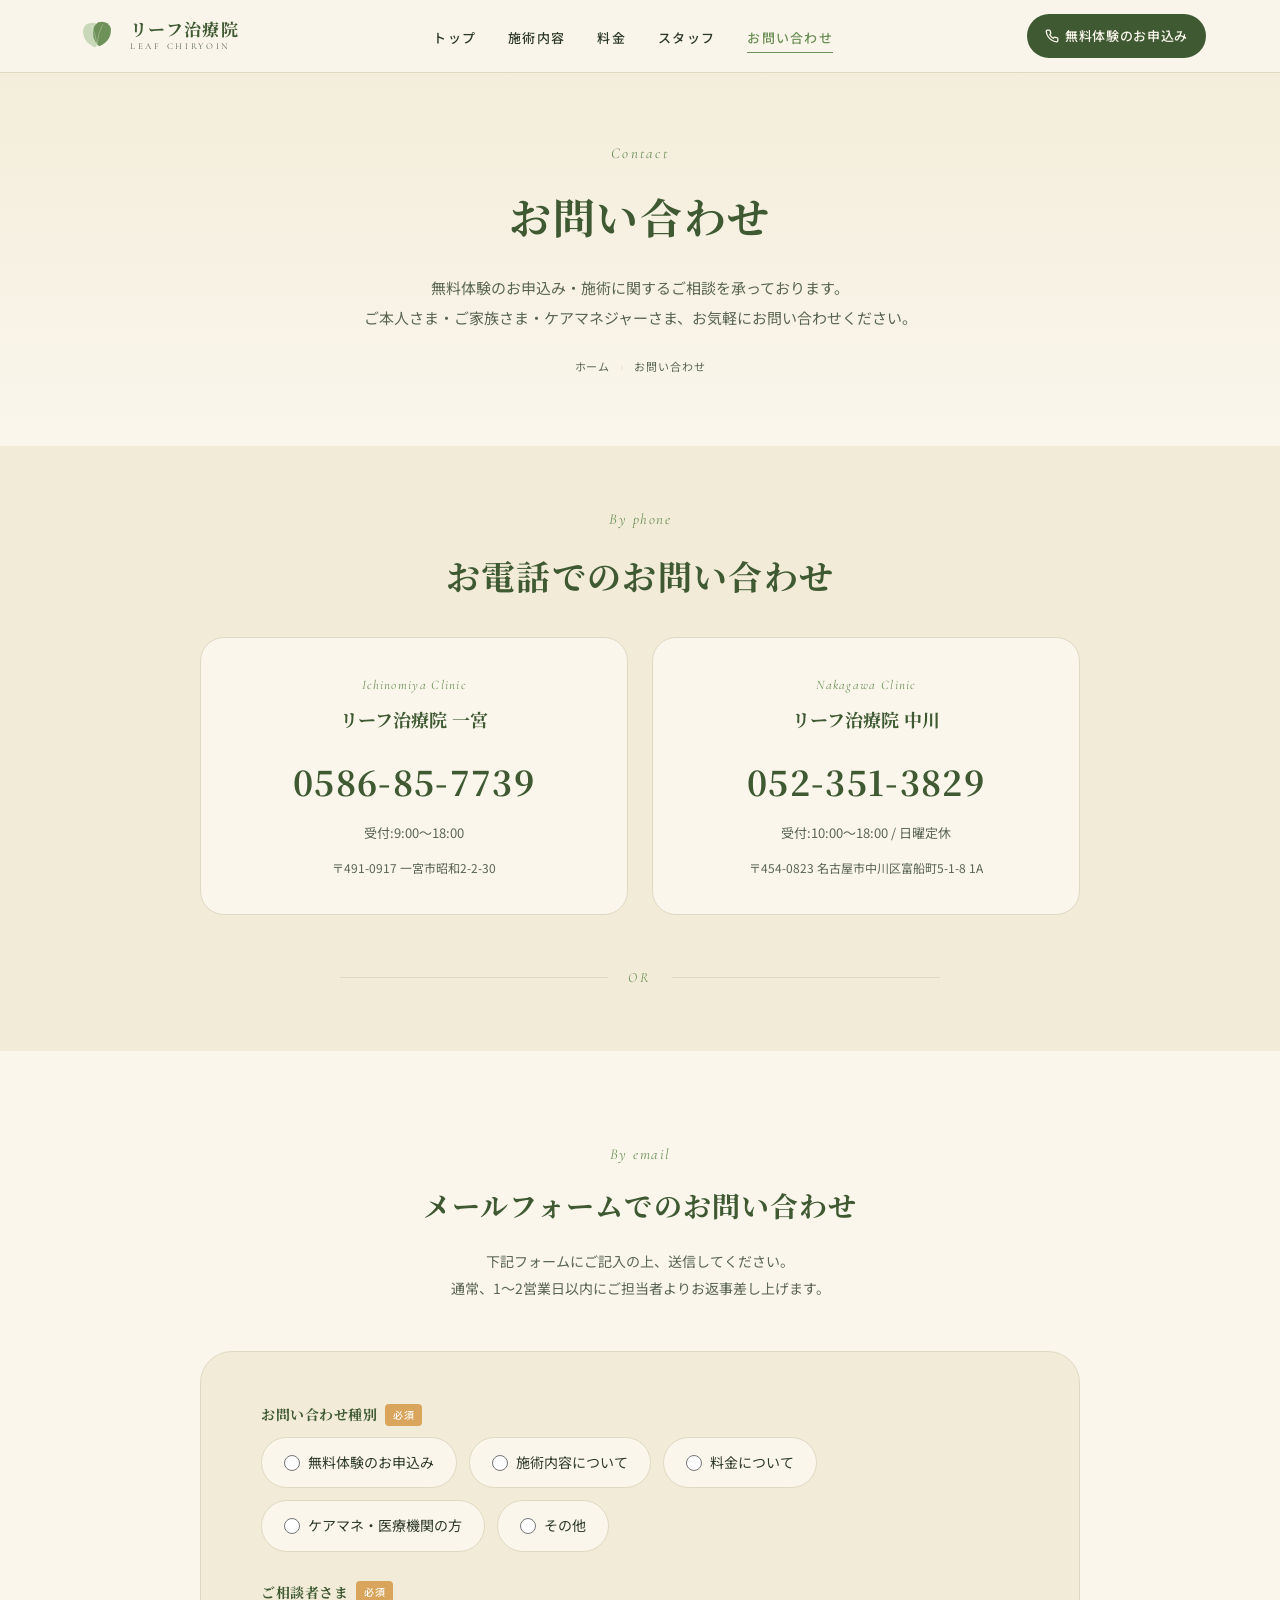
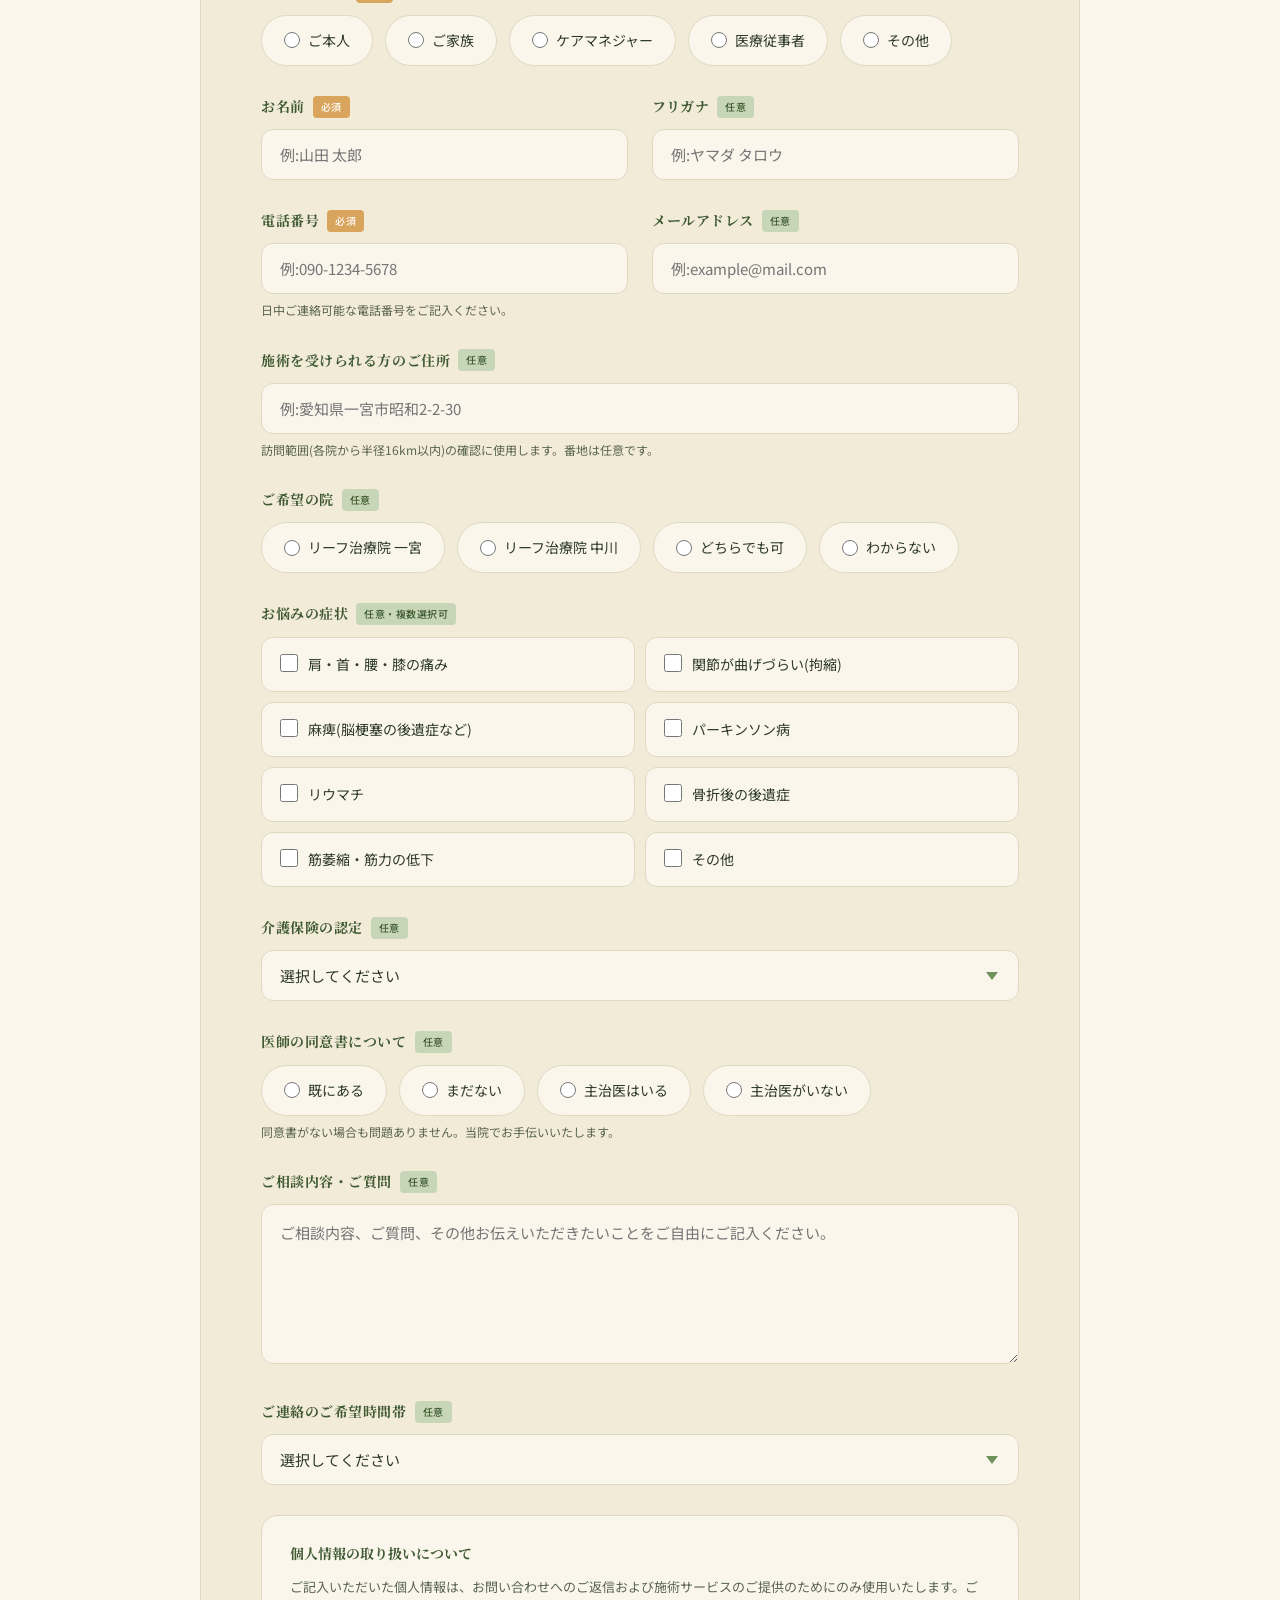
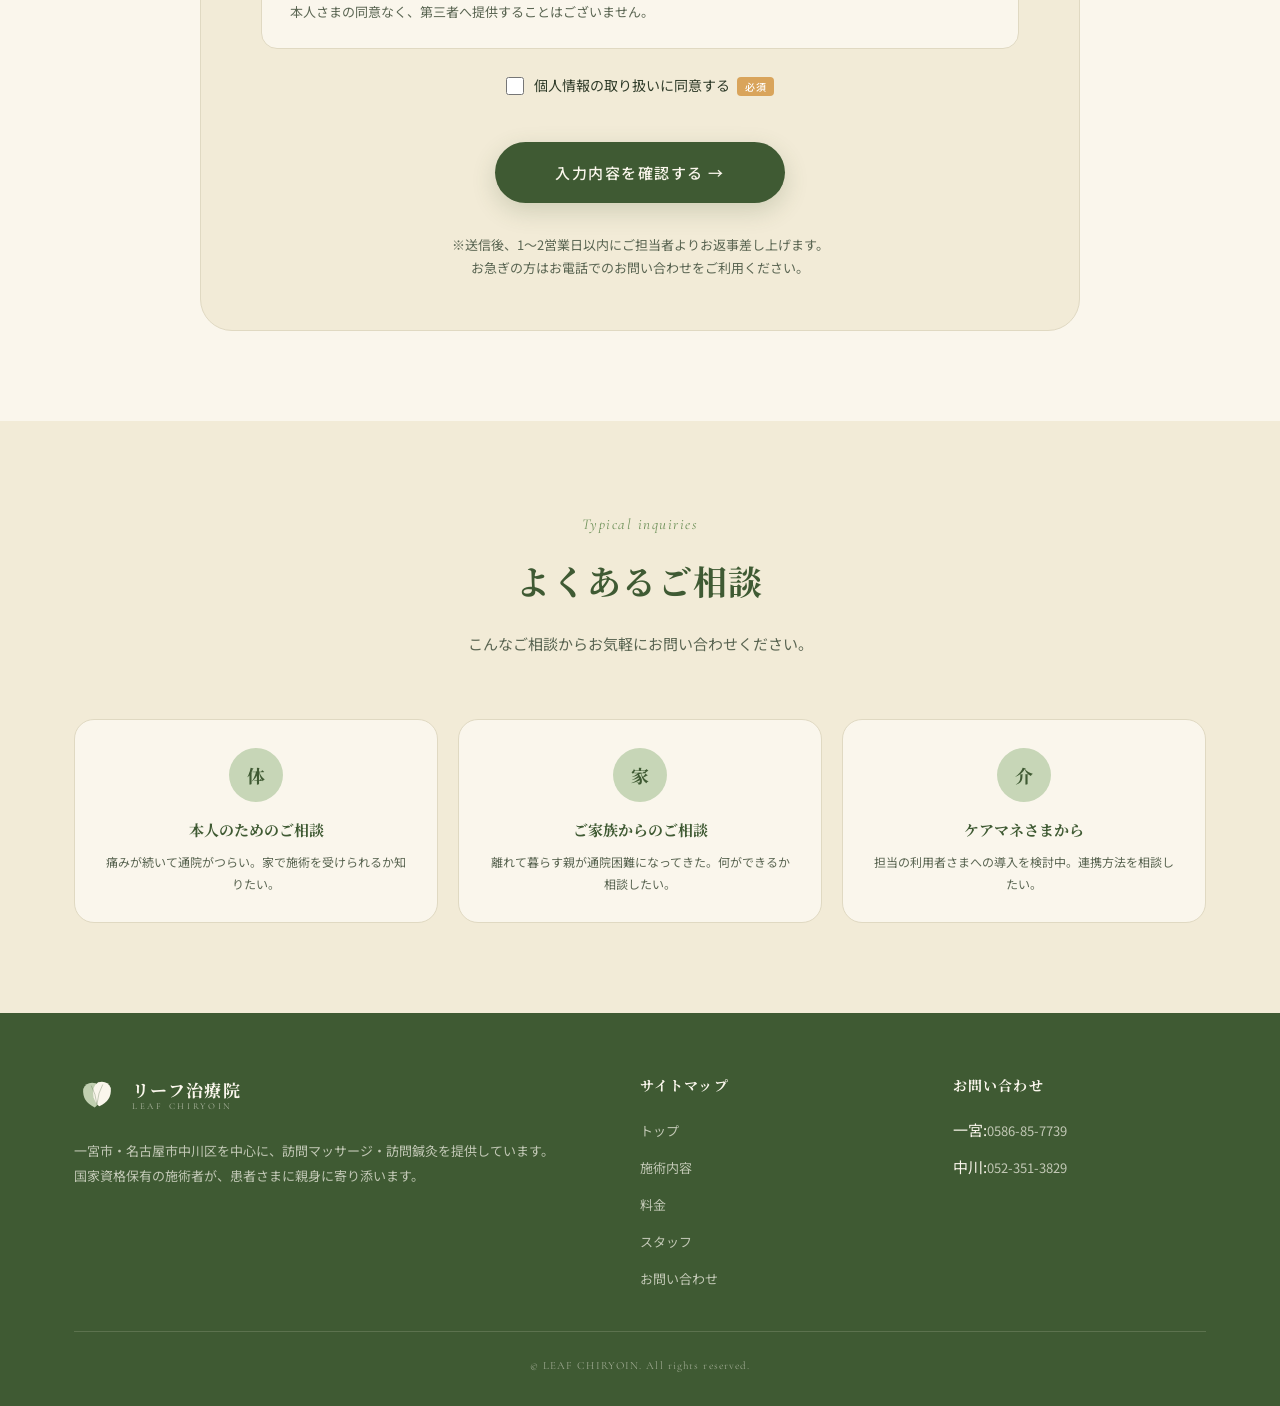
<file: contact.html>
<!DOCTYPE html>
<html lang="ja">
<head>
<meta charset="UTF-8">
<meta name="viewport" content="width=device-width, initial-scale=1.0">
<title>お問い合わせ | リーフ治療院 一宮の訪問マッサージ・訪問鍼灸</title>
<meta name="description" content="リーフ治療院へのお問い合わせ・無料体験のお申込みはこちら。お電話・メールフォームのいずれでも承っております。ご家族さま・ケアマネジャーさまからのご相談も歓迎です。">
<link rel="preconnect" href="https://fonts.googleapis.com">
<link rel="preconnect" href="https://fonts.gstatic.com" crossorigin>
<link href="https://fonts.googleapis.com/css2?family=Noto+Sans+JP:wght@400;500;700&family=Noto+Serif+JP:wght@500;700&family=Cormorant+Garamond:ital,wght@0,400;1,400&display=swap" rel="stylesheet">
<link rel="stylesheet" href="common.css">
<style>
  /* ========== ページ固有スタイル ========== */
  .contact-tel-section{
    background:var(--cream-deep);
    padding:60px 0;
  }
  .contact-tel-grid{
    display:grid;grid-template-columns:1fr 1fr;
    gap:24px;max-width:880px;margin:0 auto;
  }
  .ct-card{
    background:var(--cream);
    padding:36px 32px;border-radius:24px;
    border:1px solid var(--line);
    text-align:center;
    transition:.3s;
  }
  .ct-card:hover{
    border-color:var(--green-mid);
    transform:translateY(-4px);
    box-shadow:0 12px 24px rgba(63,90,51,.1);
  }
  .ct-label{
    font-family:'Cormorant Garamond',serif;font-style:italic;
    font-size:13px;color:var(--green-mid);
    letter-spacing:.1em;margin-bottom:6px;
  }
  .ct-card h3{
    font-family:'Noto Serif JP',serif;font-size:18px;
    color:var(--green-deep);font-weight:700;
    margin-bottom:16px;
  }
  .ct-tel{
    font-family:'Noto Serif JP',serif;font-size:34px;
    color:var(--green-deep);font-weight:700;letter-spacing:.04em;
    display:block;margin-bottom:8px;
  }
  .ct-hours{font-size:13px;color:var(--ink-soft);margin-bottom:14px}
  .ct-address{font-size:12px;color:var(--ink-soft);line-height:1.7}

  /* セクションタブ */
  .or-divider{
    display:flex;align-items:center;gap:20px;
    max-width:600px;margin:50px auto 0;
    color:var(--green-mid);
    font-family:'Cormorant Garamond',serif;font-style:italic;
    font-size:14px;letter-spacing:.2em;
  }
  .or-divider::before,.or-divider::after{
    content:"";flex:1;height:1px;background:var(--line);
  }

  /* フォーム */
  .form-section{background:var(--cream);padding:90px 0}
  .form-intro{
    text-align:center;max-width:680px;margin:0 auto 50px;
  }
  .form-intro h2{
    font-family:'Noto Serif JP',serif;font-size:28px;
    color:var(--green-deep);font-weight:700;
    margin-bottom:18px;letter-spacing:.04em;
  }
  .form-intro p{
    color:var(--ink-soft);font-size:14px;line-height:1.9;
  }
  .form-wrap{
    background:var(--cream-deep);
    padding:50px 60px;border-radius:32px;
    border:1px solid var(--line);
    max-width:880px;margin:0 auto;
  }
  .form-row{margin-bottom:28px}
  .form-row.row-half{
    display:grid;grid-template-columns:1fr 1fr;gap:24px;
  }
  .form-row.row-half .field{margin-bottom:0}
  .field label{
    display:flex;align-items:center;gap:8px;
    font-family:'Noto Serif JP',serif;
    font-size:14px;color:var(--green-deep);
    font-weight:700;letter-spacing:.04em;
    margin-bottom:10px;
  }
  .req-tag{
    background:var(--accent);color:#fff;
    font-size:10px;padding:2px 8px;border-radius:4px;
    font-family:'Noto Sans JP',sans-serif;font-weight:500;
    letter-spacing:.05em;
  }
  .opt-tag{
    background:var(--green-soft);color:var(--green-deep);
    font-size:10px;padding:2px 8px;border-radius:4px;
    font-family:'Noto Sans JP',sans-serif;font-weight:500;
    letter-spacing:.05em;
  }
  .field input[type="text"],
  .field input[type="email"],
  .field input[type="tel"],
  .field select,
  .field textarea{
    width:100%;padding:14px 18px;
    background:var(--cream);
    border:1px solid var(--line);
    border-radius:12px;
    font-size:15px;font-family:inherit;
    color:var(--ink);transition:.2s;
    -webkit-appearance:none;appearance:none;
  }
  .field input:focus,
  .field select:focus,
  .field textarea:focus{
    outline:none;
    border-color:var(--green-mid);
    box-shadow:0 0 0 3px rgba(110,145,89,.15);
  }
  .field select{
    background:var(--cream) url("data:image/svg+xml,%3Csvg xmlns='http://www.w3.org/2000/svg' width='12' height='8' viewBox='0 0 12 8'%3E%3Cpath fill='%236E9159' d='M6 8L0 0h12z'/%3E%3C/svg%3E") no-repeat right 20px center;
    padding-right:44px;
  }
  .field textarea{min-height:160px;resize:vertical;line-height:1.8}
  .field-help{
    font-size:12px;color:var(--ink-soft);
    margin-top:6px;line-height:1.6;
  }

  /* チェックボックスグループ */
  .checkbox-group{
    display:grid;grid-template-columns:repeat(2,1fr);
    gap:10px;
  }
  .checkbox-group label{
    display:flex;align-items:flex-start;gap:10px;
    background:var(--cream);
    padding:14px 18px;border-radius:12px;
    border:1px solid var(--line);
    cursor:pointer;font-size:14px;
    color:var(--ink);font-family:inherit;font-weight:400;
    margin-bottom:0;letter-spacing:0;
    transition:.2s;
  }
  .checkbox-group label:hover{
    border-color:var(--green);background:var(--cream-deep);
  }
  .checkbox-group input[type="checkbox"]{
    flex:none;width:18px;height:18px;margin-top:2px;
    accent-color:var(--green-mid);
  }

  /* ラジオボタン */
  .radio-group{
    display:flex;gap:12px;flex-wrap:wrap;
  }
  .radio-group label{
    display:flex;align-items:center;gap:8px;
    background:var(--cream);
    padding:12px 22px;border-radius:999px;
    border:1px solid var(--line);
    cursor:pointer;font-size:14px;
    color:var(--ink);font-family:inherit;font-weight:400;
    margin-bottom:0;letter-spacing:0;
    transition:.2s;
  }
  .radio-group label:hover{
    border-color:var(--green);
  }
  .radio-group input[type="radio"]{
    accent-color:var(--green-mid);width:16px;height:16px;
  }

  /* プライバシー同意 */
  .privacy-box{
    background:var(--cream);
    padding:24px 28px;border-radius:16px;
    border:1px solid var(--line);
    margin-top:30px;font-size:13px;
    color:var(--ink-soft);line-height:1.9;
  }
  .privacy-box h4{
    font-family:'Noto Serif JP',serif;
    color:var(--green-deep);font-size:14px;
    font-weight:700;margin-bottom:8px;
  }
  .privacy-agree{
    text-align:center;margin-top:24px;
  }
  .privacy-agree label{
    display:inline-flex;align-items:center;gap:10px;
    cursor:pointer;font-size:14px;
  }

  /* 送信ボタン */
  .submit-wrap{
    text-align:center;margin-top:40px;
  }
  .submit-btn{
    display:inline-flex;align-items:center;gap:10px;
    background:var(--green-deep);color:var(--cream);
    padding:20px 60px;border-radius:999px;
    font-weight:500;letter-spacing:.1em;font-size:15px;
    transition:.3s;box-shadow:0 8px 24px rgba(63,90,51,.2);
    border:none;cursor:pointer;font-family:inherit;
  }
  .submit-btn:hover{
    transform:translateY(-2px);
    box-shadow:0 12px 28px rgba(63,90,51,.28);
  }

  /* 補足情報 */
  .form-note{
    text-align:center;margin-top:30px;
    font-size:13px;color:var(--ink-soft);line-height:1.8;
  }

  /* よくある相談例 */
  .typical-section{background:var(--cream-deep)}
  .typical-grid{
    display:grid;grid-template-columns:repeat(3,1fr);
    gap:20px;margin-top:40px;
  }
  .typical-card{
    background:var(--cream);
    padding:28px;border-radius:20px;
    border:1px solid var(--line);
    text-align:center;
  }
  .typical-icon{
    width:54px;height:54px;margin:0 auto 14px;
    background:var(--green-soft);
    border-radius:50%;
    display:flex;align-items:center;justify-content:center;
    color:var(--green-deep);
    font-family:'Noto Serif JP',serif;
    font-weight:700;font-size:18px;
  }
  .typical-card h4{
    font-family:'Noto Serif JP',serif;font-size:15px;
    color:var(--green-deep);font-weight:700;
    margin-bottom:8px;
  }
  .typical-card p{
    font-size:12px;color:var(--ink-soft);line-height:1.8;
  }

  @media(max-width:960px){
    .contact-tel-section{padding:40px 0}
    .contact-tel-grid{grid-template-columns:1fr;gap:14px}
    .ct-card{padding:26px 22px;border-radius:18px}
    .ct-card h3{font-size:15px}
    .ct-tel{font-size:26px}
    .ct-hours{font-size:12px}
    .ct-address{font-size:11px}
    .or-divider{margin:36px auto 0;font-size:12px}
    .form-section{padding:50px 0}
    .form-intro h2{font-size:20px;line-height:1.5}
    .form-intro p{font-size:13px}
    .form-wrap{padding:28px 18px;border-radius:20px}
    .form-row{margin-bottom:22px}
    .form-row.row-half{grid-template-columns:1fr;gap:0}
    .form-row.row-half .field{margin-bottom:22px}
    .form-row.row-half .field:last-child{margin-bottom:0}
    .field label{font-size:13px;flex-wrap:wrap}
    .req-tag,.opt-tag{font-size:9px;padding:2px 6px}
    .field input[type="text"],.field input[type="email"],
    .field input[type="tel"],.field select,.field textarea{
      padding:12px 14px;font-size:14px;
    }
    .field-help{font-size:11px}
    .checkbox-group{grid-template-columns:1fr;gap:8px}
    .checkbox-group label{padding:12px 14px;font-size:13px}
    .radio-group{gap:8px}
    .radio-group label{padding:10px 16px;font-size:13px}
    .privacy-box{padding:18px 20px;font-size:12px}
    .submit-btn{padding:16px 32px;font-size:14px;letter-spacing:.05em}
    .form-note{font-size:11px;margin-top:24px}
    .typical-section{padding:50px 0}
    .typical-grid{grid-template-columns:1fr;gap:14px;margin-top:30px}
    .typical-card{padding:24px 20px;border-radius:18px}
    .typical-icon{width:48px;height:48px;font-size:16px;margin-bottom:12px}
    .typical-card h4{font-size:14px}
    .typical-card p{font-size:11px}
  }
</style>
</head>
<body>

<!-- HEADER -->
<header>
  <div class="container header-inner">
    <a href="index.html" class="logo">
      <svg class="logo-svg" viewBox="0 0 80 80" xmlns="http://www.w3.org/2000/svg" aria-label="リーフ治療院">
        <path d="M 36 60 Q 14 50 16 28 Q 22 14 38 18 Q 50 26 46 44 Q 42 56 36 60 Z" fill="#C7D6B7" opacity="0.95"/>
        <path d="M 44 58 Q 66 48 64 26 Q 58 12 42 16 Q 30 24 34 42 Q 38 54 44 58 Z" fill="#6E9159"/>
        <path d="M 30 22 Q 38 36 40 56" stroke="#FAF6EC" stroke-width="1" fill="none" opacity="0.5"/>
        <path d="M 50 20 Q 42 34 40 54" stroke="#FAF6EC" stroke-width="1" fill="none" opacity="0.5"/>
      </svg>
      <div class="logo-text">リーフ治療院<small>LEAF CHIRYOIN</small></div>
    </a>
    <nav>
      <ul>
        <li><a href="index.html">トップ</a></li>
        <li><a href="services.html">施術内容</a></li>
        <li><a href="price.html">料金</a></li>
        <li><a href="index.html#staff">スタッフ</a></li>
        <li><a href="contact.html" class="current">お問い合わせ</a></li>
      </ul>
    </nav>
    <a href="tel:0586857739" class="header-cta">
      <svg width="14" height="14" viewBox="0 0 24 24" fill="none" stroke="currentColor" stroke-width="2.2" stroke-linecap="round" stroke-linejoin="round" style="flex:none"><path d="M22 16.92v3a2 2 0 0 1-2.18 2 19.79 19.79 0 0 1-8.63-3.07 19.5 19.5 0 0 1-6-6 19.79 19.79 0 0 1-3.07-8.67A2 2 0 0 1 4.11 2h3a2 2 0 0 1 2 1.72 12.84 12.84 0 0 0 .7 2.81 2 2 0 0 1-.45 2.11L8.09 9.91a16 16 0 0 0 6 6l1.27-1.27a2 2 0 0 1 2.11-.45 12.84 12.84 0 0 0 2.81.7A2 2 0 0 1 22 16.92z"/></svg>
      <span class="header-cta-pc">無料体験のお申込み</span>
      <span class="header-cta-sp">電話で相談</span>
    </a>
  </div>
</header>

<!-- PAGE HEAD -->
<div class="page-head">
  <div class="page-head-eyebrow">Contact</div>
  <h1>お問い合わせ</h1>
  <p>
    無料体験のお申込み・施術に関するご相談を承っております。<br>
    ご本人さま・ご家族さま・ケアマネジャーさま、お気軽にお問い合わせください。
  </p>
  <div class="breadcrumb">
    <a href="index.html">ホーム</a><span>›</span>お問い合わせ
  </div>
</div>

<!-- 電話でのお問い合わせ -->
<section class="contact-tel-section">
  <div class="container">
    <div class="section-eyebrow">By phone</div>
    <h2 class="section-title" style="margin-bottom:30px">お電話でのお問い合わせ</h2>
    <div class="contact-tel-grid">
      <div class="ct-card">
        <div class="ct-label">Ichinomiya Clinic</div>
        <h3>リーフ治療院 一宮</h3>
        <a href="tel:0586857739" class="ct-tel">0586-85-7739</a>
        <div class="ct-hours">受付:9:00〜18:00</div>
        <div class="ct-address">〒491-0917 一宮市昭和2-2-30</div>
      </div>
      <div class="ct-card">
        <div class="ct-label">Nakagawa Clinic</div>
        <h3>リーフ治療院 中川</h3>
        <a href="tel:0523513829" class="ct-tel">052-351-3829</a>
        <div class="ct-hours">受付:10:00〜18:00 / 日曜定休</div>
        <div class="ct-address">〒454-0823 名古屋市中川区富船町5-1-8 1A</div>
      </div>
    </div>
    <div class="or-divider">OR</div>
  </div>
</section>

<!-- フォーム -->
<section class="form-section">
  <div class="container">
    <div class="form-intro">
      <div class="section-eyebrow">By email</div>
      <h2>メールフォームでのお問い合わせ</h2>
      <p>
        下記フォームにご記入の上、送信してください。<br>
        通常、1〜2営業日以内にご担当者よりお返事差し上げます。
      </p>
    </div>

    <form class="form-wrap" onsubmit="handleSubmit(event)">

      <!-- お問い合わせ種別 -->
      <div class="form-row">
        <div class="field">
          <label>お問い合わせ種別 <span class="req-tag">必須</span></label>
          <div class="radio-group">
            <label><input type="radio" name="inquiry_type" value="無料体験" required>無料体験のお申込み</label>
            <label><input type="radio" name="inquiry_type" value="施術内容">施術内容について</label>
            <label><input type="radio" name="inquiry_type" value="料金">料金について</label>
            <label><input type="radio" name="inquiry_type" value="ケアマネ">ケアマネ・医療機関の方</label>
            <label><input type="radio" name="inquiry_type" value="その他">その他</label>
          </div>
        </div>
      </div>

      <!-- ご相談者の立場 -->
      <div class="form-row">
        <div class="field">
          <label>ご相談者さま <span class="req-tag">必須</span></label>
          <div class="radio-group">
            <label><input type="radio" name="role" value="本人" required>ご本人</label>
            <label><input type="radio" name="role" value="家族">ご家族</label>
            <label><input type="radio" name="role" value="ケアマネ">ケアマネジャー</label>
            <label><input type="radio" name="role" value="医療">医療従事者</label>
            <label><input type="radio" name="role" value="その他">その他</label>
          </div>
        </div>
      </div>

      <!-- お名前 -->
      <div class="form-row row-half">
        <div class="field">
          <label>お名前 <span class="req-tag">必須</span></label>
          <input type="text" name="name" placeholder="例:山田 太郎" required>
        </div>
        <div class="field">
          <label>フリガナ <span class="opt-tag">任意</span></label>
          <input type="text" name="kana" placeholder="例:ヤマダ タロウ">
        </div>
      </div>

      <!-- 連絡先 -->
      <div class="form-row row-half">
        <div class="field">
          <label>電話番号 <span class="req-tag">必須</span></label>
          <input type="tel" name="tel" placeholder="例:090-1234-5678" required>
          <div class="field-help">日中ご連絡可能な電話番号をご記入ください。</div>
        </div>
        <div class="field">
          <label>メールアドレス <span class="opt-tag">任意</span></label>
          <input type="email" name="email" placeholder="例:example@mail.com">
        </div>
      </div>

      <!-- ご住所(訪問エリア確認用) -->
      <div class="form-row">
        <div class="field">
          <label>施術を受けられる方のご住所 <span class="opt-tag">任意</span></label>
          <input type="text" name="address" placeholder="例:愛知県一宮市昭和2-2-30">
          <div class="field-help">訪問範囲(各院から半径16km以内)の確認に使用します。番地は任意です。</div>
        </div>
      </div>

      <!-- ご希望の院 -->
      <div class="form-row">
        <div class="field">
          <label>ご希望の院 <span class="opt-tag">任意</span></label>
          <div class="radio-group">
            <label><input type="radio" name="preferred_clinic" value="一宮">リーフ治療院 一宮</label>
            <label><input type="radio" name="preferred_clinic" value="中川">リーフ治療院 中川</label>
            <label><input type="radio" name="preferred_clinic" value="どちらでも">どちらでも可</label>
            <label><input type="radio" name="preferred_clinic" value="不明">わからない</label>
          </div>
        </div>
      </div>

      <!-- お悩みの症状 -->
      <div class="form-row">
        <div class="field">
          <label>お悩みの症状 <span class="opt-tag">任意・複数選択可</span></label>
          <div class="checkbox-group">
            <label><input type="checkbox" name="symptoms" value="肩首腰膝の痛み">肩・首・腰・膝の痛み</label>
            <label><input type="checkbox" name="symptoms" value="関節拘縮">関節が曲げづらい(拘縮)</label>
            <label><input type="checkbox" name="symptoms" value="麻痺">麻痺(脳梗塞の後遺症など)</label>
            <label><input type="checkbox" name="symptoms" value="パーキンソン病">パーキンソン病</label>
            <label><input type="checkbox" name="symptoms" value="リウマチ">リウマチ</label>
            <label><input type="checkbox" name="symptoms" value="骨折後の後遺症">骨折後の後遺症</label>
            <label><input type="checkbox" name="symptoms" value="筋萎縮筋力低下">筋萎縮・筋力の低下</label>
            <label><input type="checkbox" name="symptoms" value="その他">その他</label>
          </div>
        </div>
      </div>

      <!-- 介護保険 -->
      <div class="form-row">
        <div class="field">
          <label>介護保険の認定 <span class="opt-tag">任意</span></label>
          <select name="care_level">
            <option value="">選択してください</option>
            <option value="未申請">未申請・なし</option>
            <option value="申請中">申請中</option>
            <option value="要支援1">要支援1</option>
            <option value="要支援2">要支援2</option>
            <option value="要介護1">要介護1</option>
            <option value="要介護2">要介護2</option>
            <option value="要介護3">要介護3</option>
            <option value="要介護4">要介護4</option>
            <option value="要介護5">要介護5</option>
            <option value="不明">わからない</option>
          </select>
        </div>
      </div>

      <!-- 医師の同意書 -->
      <div class="form-row">
        <div class="field">
          <label>医師の同意書について <span class="opt-tag">任意</span></label>
          <div class="radio-group">
            <label><input type="radio" name="consent" value="あり">既にある</label>
            <label><input type="radio" name="consent" value="なし">まだない</label>
            <label><input type="radio" name="consent" value="主治医あり">主治医はいる</label>
            <label><input type="radio" name="consent" value="主治医なし">主治医がいない</label>
          </div>
          <div class="field-help">同意書がない場合も問題ありません。当院でお手伝いいたします。</div>
        </div>
      </div>

      <!-- ご相談内容 -->
      <div class="form-row">
        <div class="field">
          <label>ご相談内容・ご質問 <span class="opt-tag">任意</span></label>
          <textarea name="message" placeholder="ご相談内容、ご質問、その他お伝えいただきたいことをご自由にご記入ください。"></textarea>
        </div>
      </div>

      <!-- ご希望連絡時間 -->
      <div class="form-row">
        <div class="field">
          <label>ご連絡のご希望時間帯 <span class="opt-tag">任意</span></label>
          <select name="contact_time">
            <option value="">選択してください</option>
            <option value="いつでも">いつでも可</option>
            <option value="午前">午前(9:00〜12:00)</option>
            <option value="午後">午後(12:00〜15:00)</option>
            <option value="夕方">夕方(15:00〜18:00)</option>
          </select>
        </div>
      </div>

      <!-- プライバシー -->
      <div class="privacy-box">
        <h4>個人情報の取り扱いについて</h4>
        <p>ご記入いただいた個人情報は、お問い合わせへのご返信および施術サービスのご提供のためにのみ使用いたします。ご本人さまの同意なく、第三者へ提供することはございません。</p>
      </div>
      <div class="privacy-agree">
        <label>
          <input type="checkbox" name="privacy_agree" required style="accent-color:var(--green-mid);width:18px;height:18px">
          <span>個人情報の取り扱いに同意する <span class="req-tag" style="margin-left:4px">必須</span></span>
        </label>
      </div>

      <!-- 送信 -->
      <div class="submit-wrap">
        <button type="submit" class="submit-btn">入力内容を確認する →</button>
      </div>

      <p class="form-note">
        ※送信後、1〜2営業日以内にご担当者よりお返事差し上げます。<br>
        お急ぎの方はお電話でのお問い合わせをご利用ください。
      </p>
    </form>
  </div>
</section>

<!-- よくあるご相談 -->
<section class="typical-section">
  <div class="container">
    <div class="section-eyebrow">Typical inquiries</div>
    <h2 class="section-title">よくあるご相談</h2>
    <p class="section-lead">こんなご相談からお気軽にお問い合わせください。</p>
    <div class="typical-grid">
      <div class="typical-card">
        <div class="typical-icon">体</div>
        <h4>本人のためのご相談</h4>
        <p>痛みが続いて通院がつらい。家で施術を受けられるか知りたい。</p>
      </div>
      <div class="typical-card">
        <div class="typical-icon">家</div>
        <h4>ご家族からのご相談</h4>
        <p>離れて暮らす親が通院困難になってきた。何ができるか相談したい。</p>
      </div>
      <div class="typical-card">
        <div class="typical-icon">介</div>
        <h4>ケアマネさまから</h4>
        <p>担当の利用者さまへの導入を検討中。連携方法を相談したい。</p>
      </div>
    </div>
  </div>
</section>

<!-- FOOTER -->
<footer>
  <div class="container">
    <div class="footer-inner">
      <div>
        <div class="footer-logo">
          <svg class="logo-svg" viewBox="0 0 80 80" xmlns="http://www.w3.org/2000/svg" style="width:46px;height:46px">
            <path d="M 36 60 Q 14 50 16 28 Q 22 14 38 18 Q 50 26 46 44 Q 42 56 36 60 Z" fill="#C7D6B7" opacity="0.95"/>
            <path d="M 44 58 Q 66 48 64 26 Q 58 12 42 16 Q 30 24 34 42 Q 38 54 44 58 Z" fill="#FAF6EC"/>
            <path d="M 30 22 Q 38 36 40 56" stroke="#3F5A33" stroke-width="1" fill="none" opacity="0.5"/>
            <path d="M 50 20 Q 42 34 40 54" stroke="#3F5A33" stroke-width="1" fill="none" opacity="0.5"/>
          </svg>
          <div class="logo-text">リーフ治療院<small>LEAF CHIRYOIN</small></div>
        </div>
        <p class="footer-desc">
          一宮市・名古屋市中川区を中心に、訪問マッサージ・訪問鍼灸を提供しています。<br>
          国家資格保有の施術者が、患者さまに親身に寄り添います。
        </p>
      </div>
      <div>
        <h5>サイトマップ</h5>
        <ul>
          <li><a href="index.html">トップ</a></li>
          <li><a href="services.html">施術内容</a></li>
          <li><a href="price.html">料金</a></li>
          <li><a href="index.html#staff">スタッフ</a></li>
          <li><a href="contact.html">お問い合わせ</a></li>
        </ul>
      </div>
      <div>
        <h5>お問い合わせ</h5>
        <ul>
          <li>一宮:<a href="tel:0586857739">0586-85-7739</a></li>
          <li>中川:<a href="tel:0523513829">052-351-3829</a></li>
        </ul>
      </div>
    </div>
    <div class="copyright">© LEAF CHIRYOIN. All rights reserved.</div>
  </div>
</footer>

<div class="floating-cta">
  <a href="tel:0586857739">
    <span class="label">一宮店へお電話</span>
    <span class="num">0586-85-7739</span>
  </a>
  <a href="tel:0523513829">
    <span class="label">中川店へお電話</span>
    <span class="num">052-351-3829</span>
  </a>
</div>

<script>
  function handleSubmit(e){
    e.preventDefault();
    alert('お問い合わせフォームのサンプルです。\n本番運用時はサーバーサイドの実装が必要です。\n(送信先メールアドレス・送信処理の実装が必要)');
  }
</script>

</body>
</html>
</file>
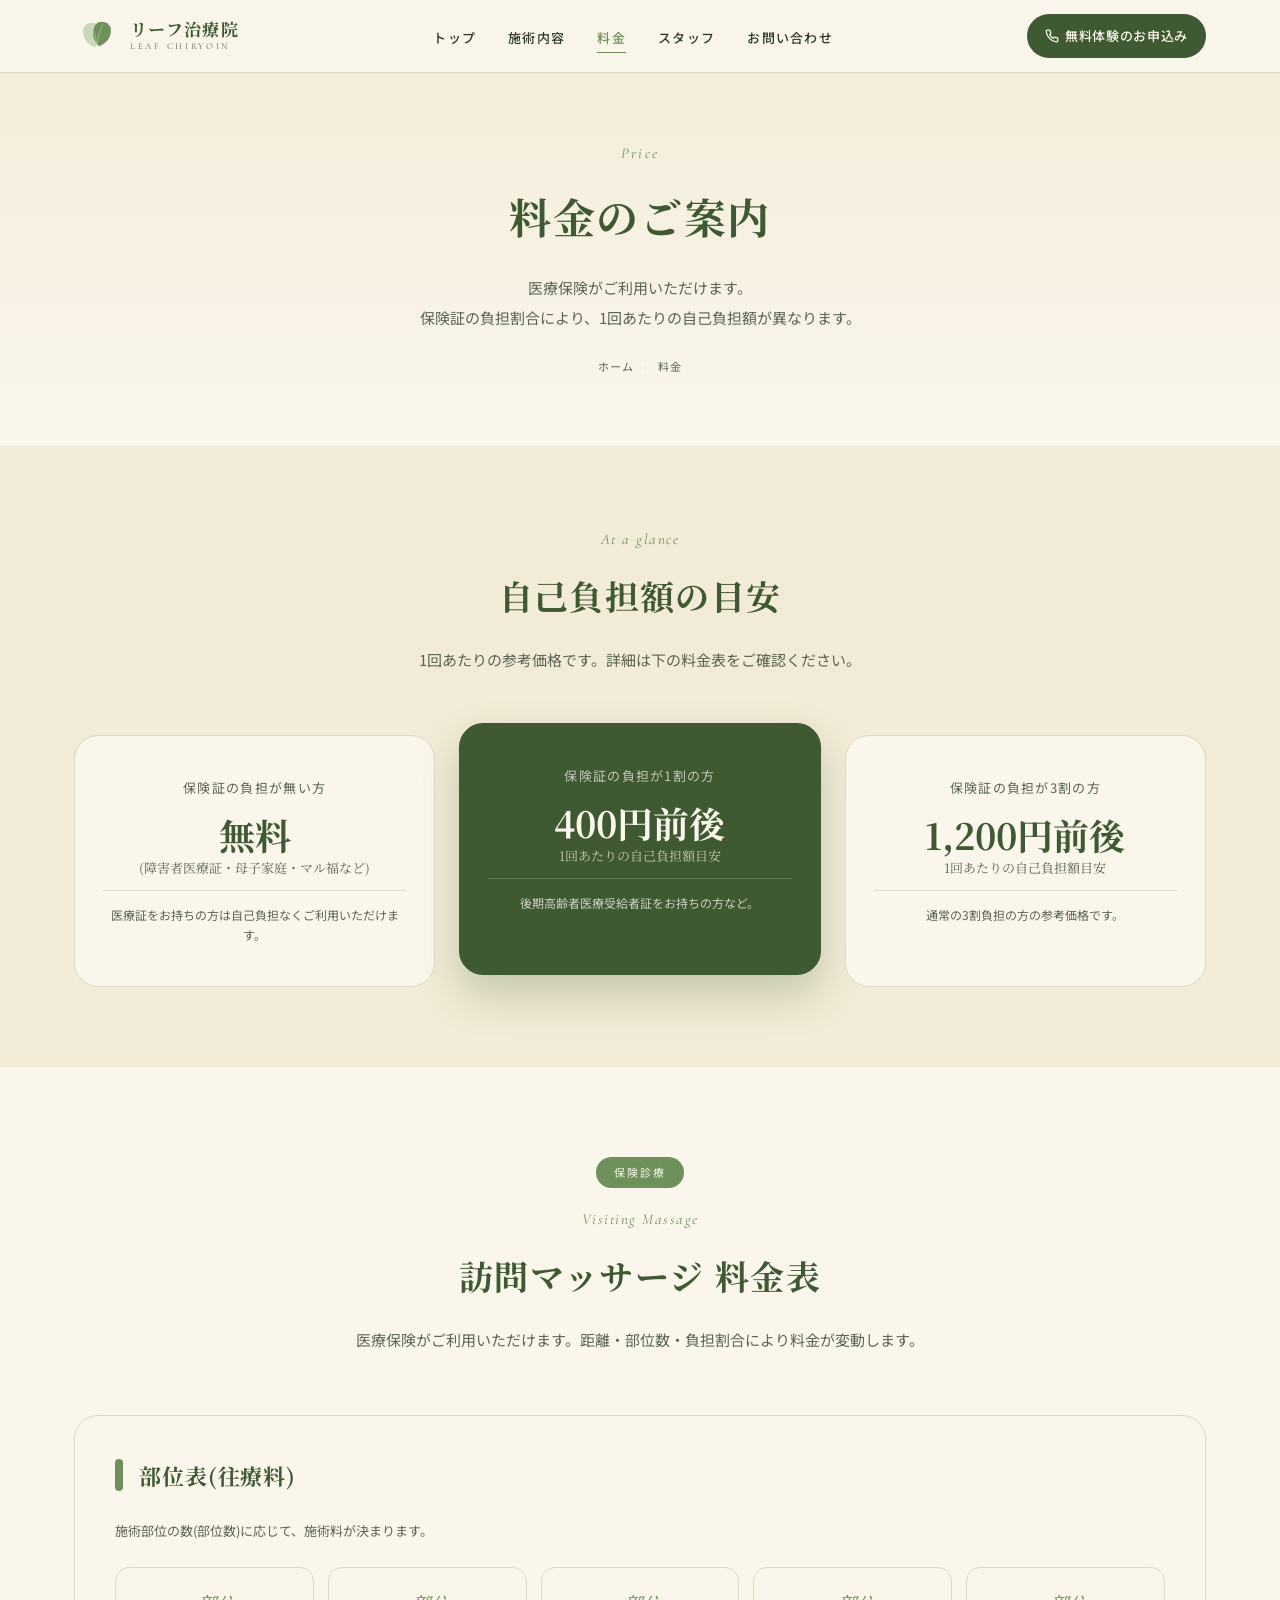
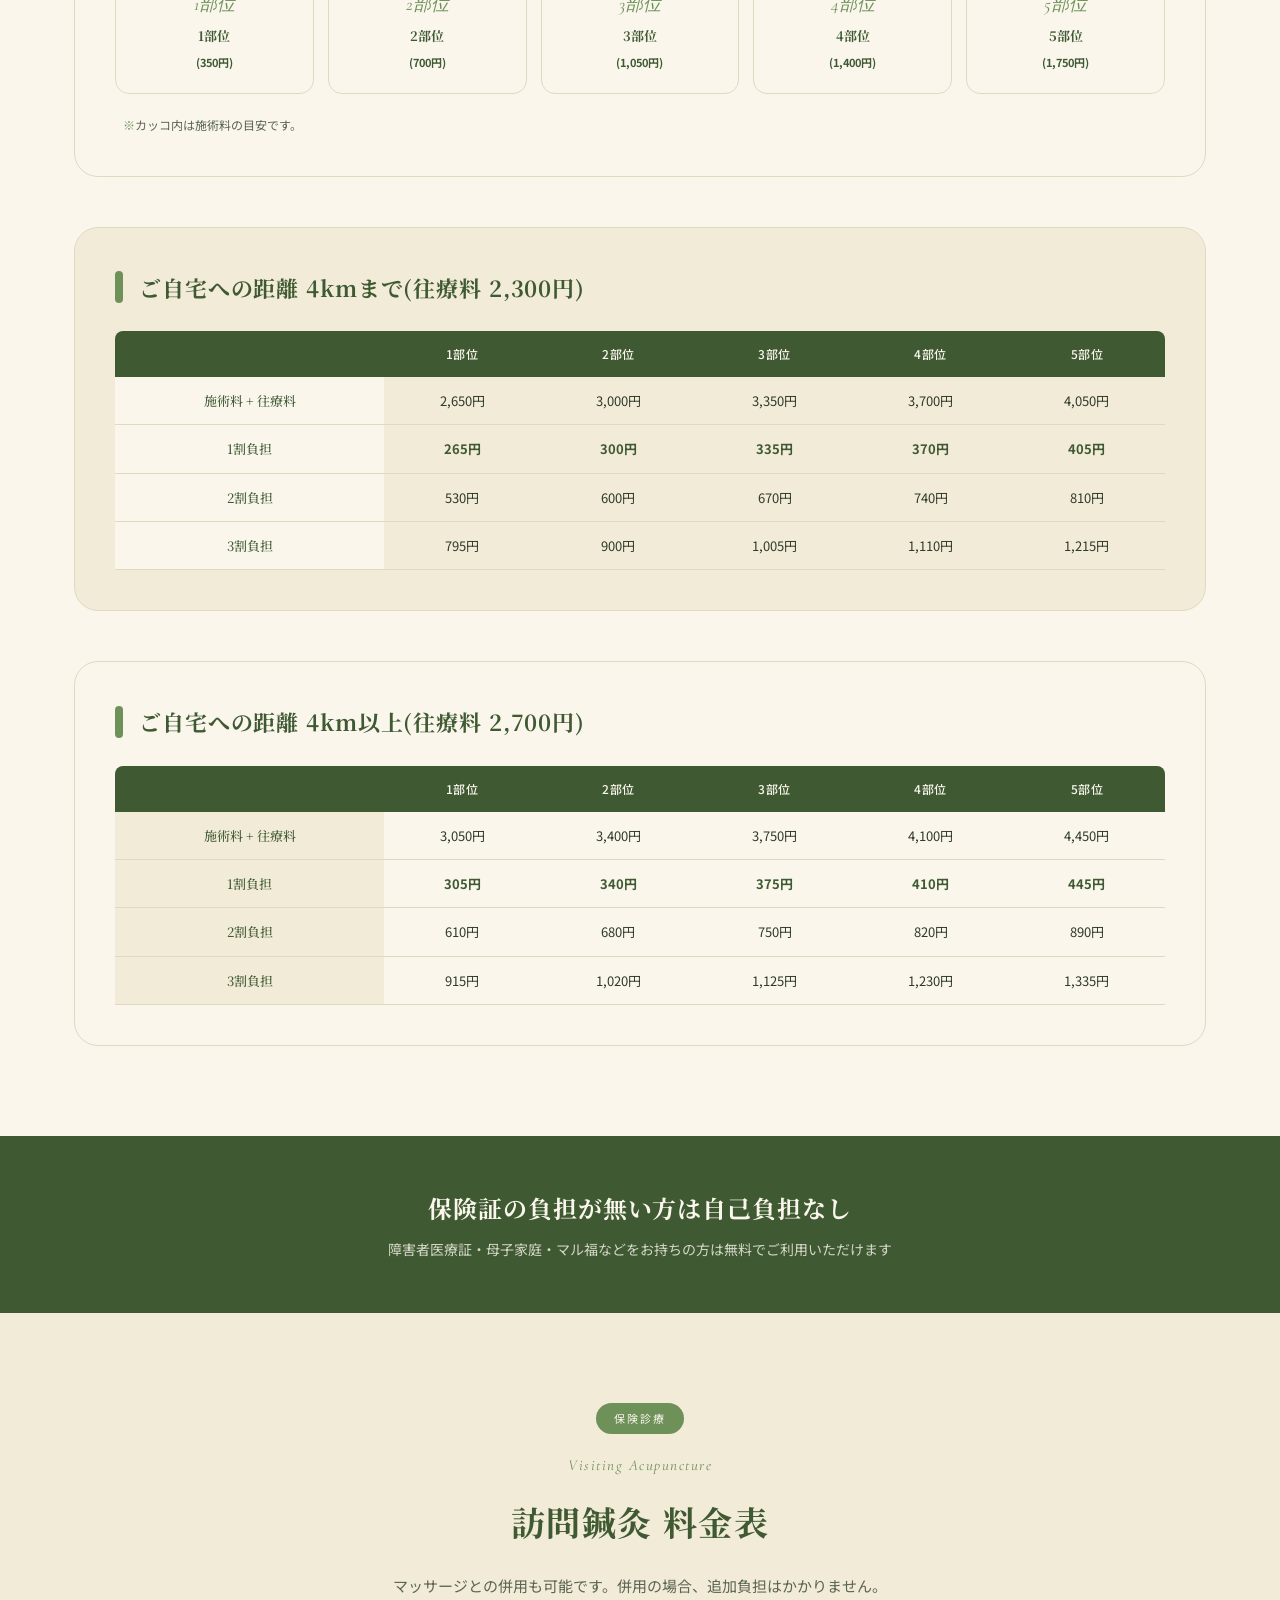
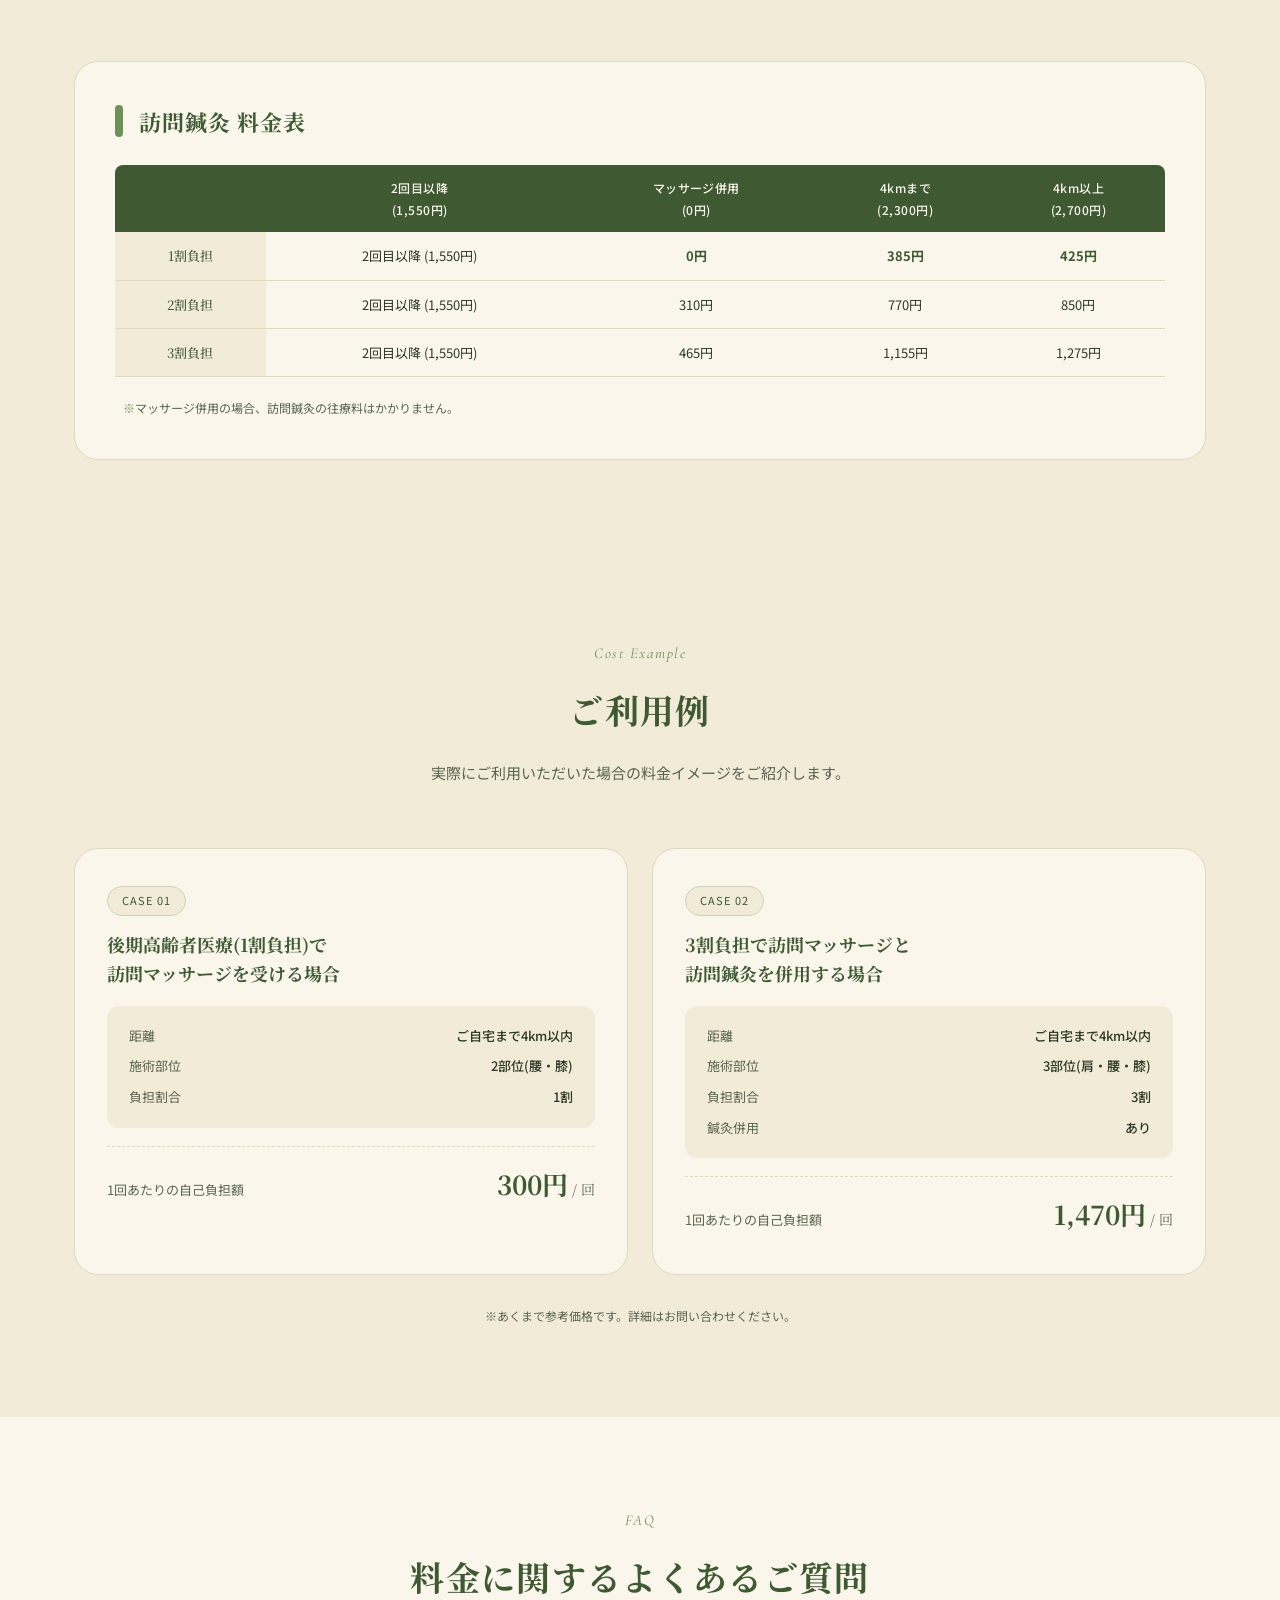
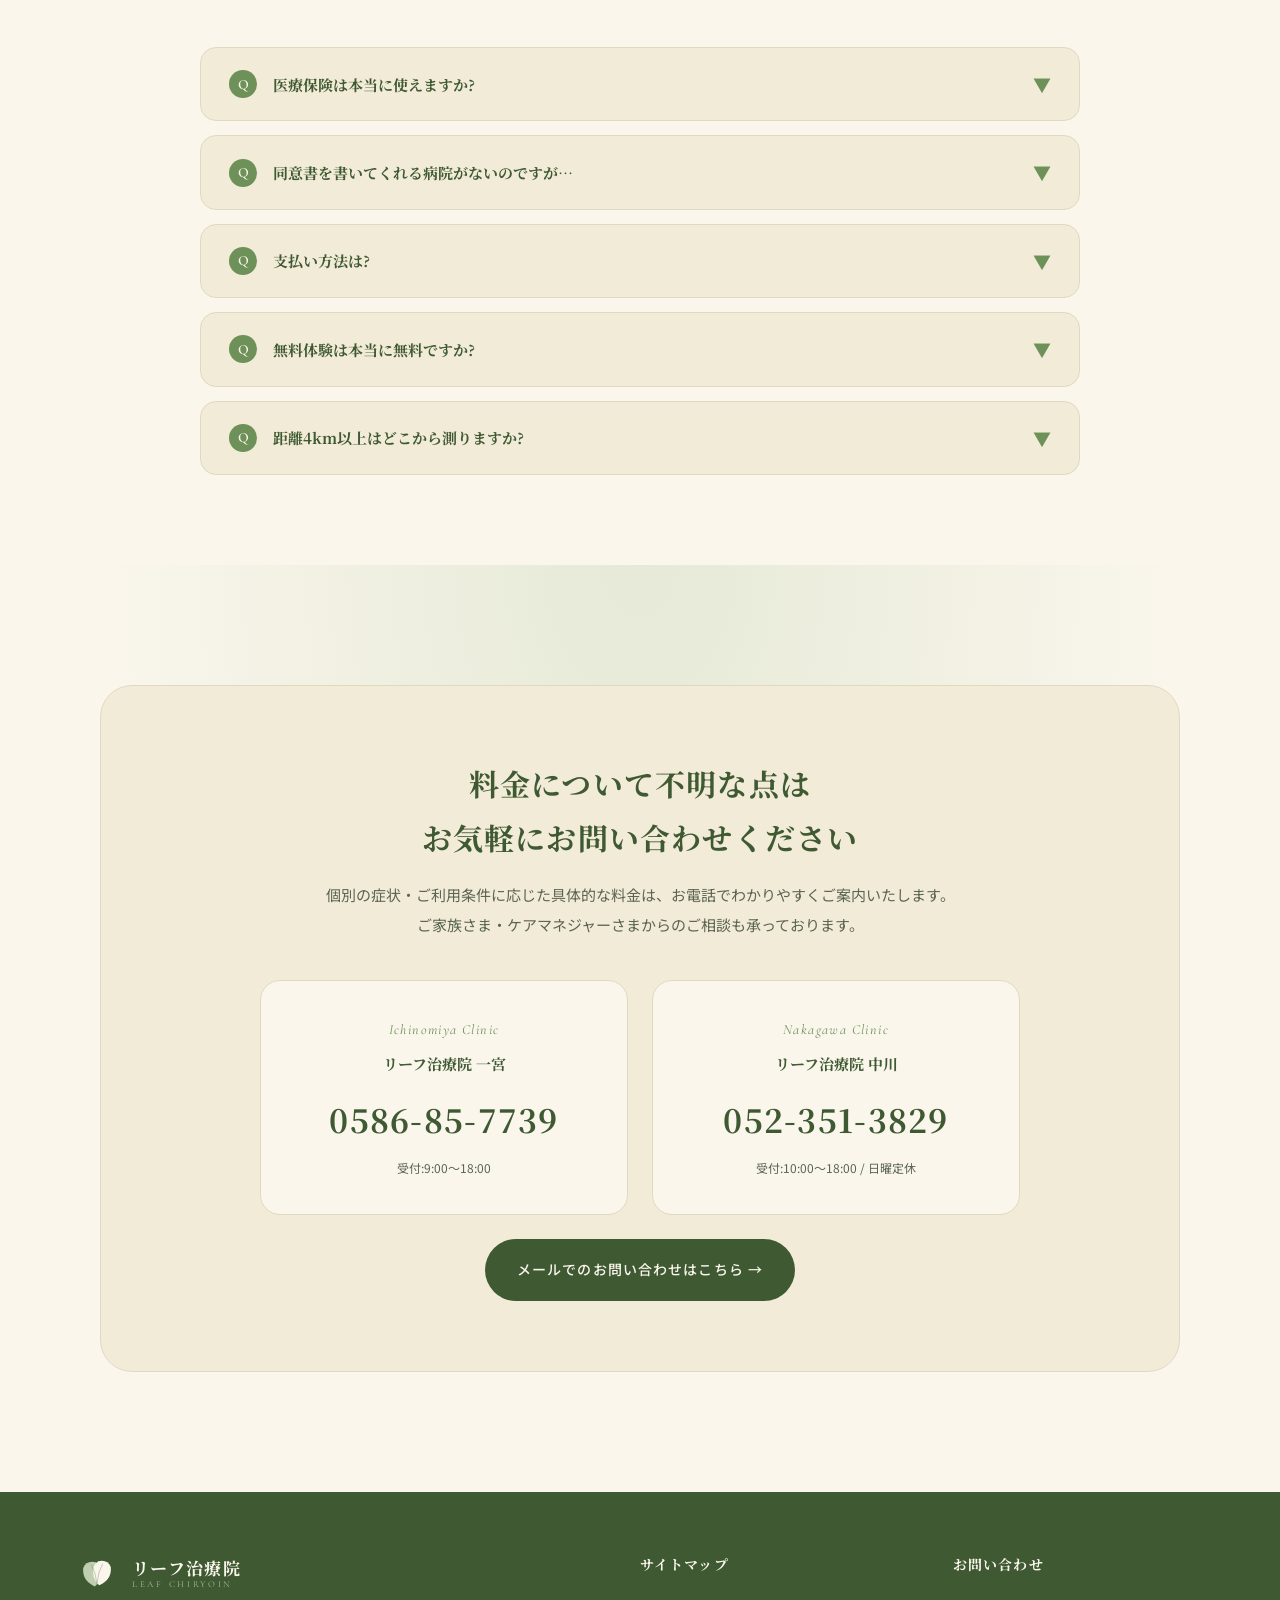
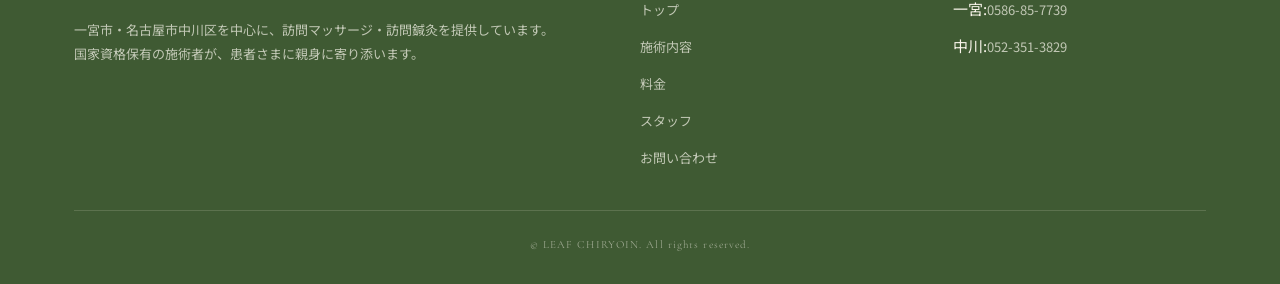
<file: price.html>
<!DOCTYPE html>
<html lang="ja">
<head>
<meta charset="UTF-8">
<meta name="viewport" content="width=device-width, initial-scale=1.0">
<title>料金 | リーフ治療院 一宮の訪問マッサージ・訪問鍼灸</title>
<meta name="description" content="リーフ治療院の訪問マッサージ・訪問鍼灸の料金表です。医療保険が適用されるため、自己負担は1回400円前後(1割負担の方)から。距離・部位数・負担割合別に詳しくご案内します。">
<link rel="preconnect" href="https://fonts.googleapis.com">
<link rel="preconnect" href="https://fonts.gstatic.com" crossorigin>
<link href="https://fonts.googleapis.com/css2?family=Noto+Sans+JP:wght@400;500;700&family=Noto+Serif+JP:wght@500;700&family=Cormorant+Garamond:ital,wght@0,400;1,400&display=swap" rel="stylesheet">
<link rel="stylesheet" href="common.css">
<style>
  /* ========== ページ固有スタイル ========== */
  .price-overview{background:var(--cream-deep);padding:80px 0}
  .price-overview-cards{
    display:grid;grid-template-columns:repeat(3,1fr);
    gap:24px;
  }
  .po-card{
    padding:40px 28px;border-radius:24px;
    background:var(--cream);
    text-align:center;position:relative;
    border:1px solid var(--line);
    transition:.3s;
  }
  .po-card.featured{
    background:var(--green-deep);color:var(--cream);
    transform:translateY(-12px);
    box-shadow:0 20px 40px rgba(63,90,51,.25);
    border-color:var(--green-deep);
  }
  .po-card.featured .price-amount{color:var(--cream)}
  .po-card.featured .price-burden{color:rgba(250,246,236,.7)}
  .po-card.featured .price-target{color:rgba(250,246,236,.75);border-color:rgba(250,246,236,.2)}
  .price-burden{
    font-size:13px;color:var(--ink-soft);
    letter-spacing:.1em;margin-bottom:14px;
  }
  .price-amount{
    font-family:'Noto Serif JP',serif;
    font-size:36px;color:var(--green-deep);font-weight:700;
    line-height:1.2;margin-bottom:6px;
  }
  .price-amount small{font-size:13px;color:var(--ink-soft);font-weight:400;display:block;margin-top:4px}
  .po-card.featured .price-amount small{color:rgba(250,246,236,.7)}
  .price-target{
    font-size:12px;color:var(--ink-soft);
    line-height:1.7;margin-top:14px;padding-top:14px;
    border-top:1px solid var(--line);
  }

  /* 保険診療セクション */
  .insurance-info{background:var(--cream)}
  .insurance-tag{
    display:inline-block;
    background:var(--green-mid);color:var(--cream);
    padding:6px 18px;border-radius:999px;
    font-size:11px;letter-spacing:.2em;
    margin-bottom:18px;
  }
  .price-table-wrap{
    margin-top:50px;
    background:var(--cream);
    border-radius:24px;
    padding:40px;
    border:1px solid var(--line);
    overflow-x:auto;
  }
  .price-table-wrap.dark{background:var(--cream-deep)}
  .price-table-title{
    display:flex;align-items:center;gap:16px;
    margin-bottom:24px;
  }
  .price-table-title-mark{
    width:8px;height:32px;
    background:var(--green-mid);
    border-radius:4px;
  }
  .price-table-title h3{
    font-family:'Noto Serif JP',serif;font-size:22px;
    color:var(--green-deep);font-weight:700;letter-spacing:.04em;
  }
  table.price-table{
    width:100%;border-collapse:collapse;
    font-size:13px;min-width:680px;
  }
  table.price-table th,
  table.price-table td{
    padding:12px 10px;text-align:center;
    border-bottom:1px solid var(--line);
  }
  table.price-table thead th{
    background:var(--green-deep);color:var(--cream);
    font-weight:500;letter-spacing:.04em;font-size:12px;
    border-bottom:none;
  }
  table.price-table thead th:first-child{border-top-left-radius:8px}
  table.price-table thead th:last-child{border-top-right-radius:8px}
  table.price-table tbody th{
    background:var(--cream-deep);
    color:var(--green-deep);font-weight:500;
    font-family:'Noto Serif JP',serif;font-size:13px;
    text-align:center;
  }
  .price-table-wrap.dark table.price-table tbody th{background:var(--cream)}
  table.price-table tbody td{
    background:var(--cream);color:var(--ink);
  }
  .price-table-wrap.dark table.price-table tbody td{background:var(--cream-deep)}
  table.price-table .grouped-row th{
    background:var(--green-soft);color:var(--green-deep);
    font-weight:700;
  }
  table.price-table tbody td strong{
    color:var(--green-deep);font-weight:700;
  }
  .table-note{
    margin-top:20px;font-size:12px;color:var(--ink-soft);
    line-height:1.8;padding-left:8px;
  }
  .table-note span{color:var(--green-mid);font-weight:700}

  /* 部位表 */
  .body-parts{
    display:grid;grid-template-columns:repeat(5,1fr);
    gap:14px;margin-top:24px;
  }
  .body-part-card{
    background:var(--cream);
    padding:20px 14px;border-radius:14px;
    border:1px solid var(--line);
    text-align:center;
  }
  .body-part-num{
    font-family:'Cormorant Garamond',serif;
    color:var(--green-mid);font-size:18px;font-style:italic;
    margin-bottom:4px;
  }
  .body-part-card h4{
    font-family:'Noto Serif JP',serif;font-size:13px;
    color:var(--green-deep);font-weight:700;margin-bottom:6px;
  }
  .body-part-fee{
    font-size:11px;color:var(--ink-soft);
  }
  .body-part-fee strong{color:var(--green-deep)}

  /* 利用例 */
  .example-section{background:var(--cream-deep)}
  .example-grid{
    display:grid;grid-template-columns:repeat(2,1fr);
    gap:24px;margin-top:50px;
  }
  .example-card{
    background:var(--cream);
    padding:36px 32px;border-radius:24px;
    border:1px solid var(--line);
  }
  .example-tag{
    display:inline-block;
    background:var(--cream-deep);color:var(--green-deep);
    padding:4px 14px;border-radius:999px;
    font-size:11px;letter-spacing:.1em;
    margin-bottom:14px;
    border:1px solid var(--green-soft);
  }
  .example-card h4{
    font-family:'Noto Serif JP',serif;font-size:18px;
    color:var(--green-deep);font-weight:700;
    margin-bottom:18px;line-height:1.6;
  }
  .example-detail{
    background:var(--cream-deep);padding:18px 22px;
    border-radius:12px;font-size:13px;color:var(--ink-soft);
    line-height:1.9;margin-bottom:18px;
  }
  .example-detail dl{display:grid;gap:6px}
  .example-detail dl div{display:flex;justify-content:space-between}
  .example-detail dt{color:var(--ink-soft)}
  .example-detail dd{color:var(--ink);font-weight:500}
  .example-result{
    display:flex;align-items:baseline;justify-content:space-between;
    padding-top:14px;border-top:1px dashed var(--line);
  }
  .example-result-label{font-size:13px;color:var(--ink-soft)}
  .example-result-amount{
    font-family:'Noto Serif JP',serif;font-size:26px;
    color:var(--green-deep);font-weight:700;
  }
  .example-result-amount small{font-size:14px;color:var(--ink-soft);font-weight:400;margin-left:4px}

  /* FAQ */
  .faq-section{background:var(--cream)}
  .faq-list{margin-top:40px;display:grid;gap:14px;max-width:880px;margin-left:auto;margin-right:auto}
  .faq-item{
    background:var(--cream-deep);
    border-radius:16px;
    border:1px solid var(--line);
    overflow:hidden;
  }
  .faq-q{
    padding:20px 28px;cursor:pointer;
    display:flex;gap:16px;align-items:center;
    font-family:'Noto Serif JP',serif;font-size:15px;
    color:var(--green-deep);font-weight:700;
    transition:.2s;
  }
  .faq-q:hover{background:var(--cream)}
  .faq-q-mark{
    flex:none;width:28px;height:28px;
    background:var(--green-mid);color:var(--cream);
    border-radius:50%;display:flex;align-items:center;justify-content:center;
    font-family:'Cormorant Garamond',serif;font-weight:600;font-size:14px;
  }
  .faq-q-arrow{margin-left:auto;color:var(--green-mid);transition:.3s;font-size:18px}
  .faq-item.open .faq-q-arrow{transform:rotate(180deg)}
  .faq-a{
    max-height:0;overflow:hidden;transition:.4s;
    padding:0 28px 0 72px;
  }
  .faq-item.open .faq-a{max-height:200px;padding:0 28px 22px 72px}
  .faq-a p{
    font-size:14px;color:var(--ink-soft);
    line-height:1.9;
  }

  /* MID NOTICE */
  .free-notice{
    background:var(--green-deep);color:var(--cream);
    padding:50px 0;text-align:center;
  }
  .free-notice h3{
    font-family:'Noto Serif JP',serif;font-size:24px;
    margin-bottom:8px;letter-spacing:.04em;
  }
  .free-notice p{color:rgba(250,246,236,.8);font-size:14px}

  @media(max-width:960px){
    .price-overview{padding:50px 0}
    .price-overview-cards{grid-template-columns:1fr;gap:14px}
    .po-card{padding:30px 22px;border-radius:18px}
    .po-card.featured{transform:none}
    .insurance-tag{font-size:10px;padding:5px 14px}
    .price-table-wrap{padding:24px 16px;border-radius:18px;margin-top:30px}
    .price-table-title h3{font-size:16px;line-height:1.5}
    .price-table-title-mark{height:24px}
    table.price-table{font-size:11px;min-width:560px}
    table.price-table th,table.price-table td{padding:8px 6px}
    .body-parts{grid-template-columns:repeat(2,1fr);gap:10px;margin-top:18px}
    .body-part-card{padding:14px 10px;border-radius:10px}
    .body-part-num{font-size:15px}
    .body-part-card h4{font-size:12px}
    .body-part-fee{font-size:10px}
    .free-notice{padding:36px 0}
    .free-notice h3{font-size:18px;line-height:1.6}
    .free-notice p{font-size:12px;padding:0 18px}
    .example-grid{grid-template-columns:1fr;gap:14px;margin-top:30px}
    .example-card{padding:26px 22px;border-radius:18px}
    .example-card h4{font-size:15px}
    .example-detail{padding:14px 18px;font-size:12px}
    .example-result-label{font-size:12px}
    .example-result-amount{font-size:22px}
    .faq-list{margin-top:24px;gap:10px}
    .faq-q{padding:14px 18px;font-size:13px;gap:12px}
    .faq-q-mark{width:24px;height:24px;font-size:12px}
    .faq-a{padding:0 18px 0 50px}
    .faq-item.open .faq-a{padding:0 18px 16px 50px}
    .faq-a p{font-size:12px}
  }
</style>
</head>
<body>

<!-- HEADER -->
<header>
  <div class="container header-inner">
    <a href="index.html" class="logo">
      <svg class="logo-svg" viewBox="0 0 80 80" xmlns="http://www.w3.org/2000/svg" aria-label="リーフ治療院">
        <path d="M 36 60 Q 14 50 16 28 Q 22 14 38 18 Q 50 26 46 44 Q 42 56 36 60 Z" fill="#C7D6B7" opacity="0.95"/>
        <path d="M 44 58 Q 66 48 64 26 Q 58 12 42 16 Q 30 24 34 42 Q 38 54 44 58 Z" fill="#6E9159"/>
        <path d="M 30 22 Q 38 36 40 56" stroke="#FAF6EC" stroke-width="1" fill="none" opacity="0.5"/>
        <path d="M 50 20 Q 42 34 40 54" stroke="#FAF6EC" stroke-width="1" fill="none" opacity="0.5"/>
      </svg>
      <div class="logo-text">リーフ治療院<small>LEAF CHIRYOIN</small></div>
    </a>
    <nav>
      <ul>
        <li><a href="index.html">トップ</a></li>
        <li><a href="services.html">施術内容</a></li>
        <li><a href="price.html" class="current">料金</a></li>
        <li><a href="index.html#staff">スタッフ</a></li>
        <li><a href="contact.html">お問い合わせ</a></li>
      </ul>
    </nav>
    <a href="tel:0586857739" class="header-cta">
      <svg width="14" height="14" viewBox="0 0 24 24" fill="none" stroke="currentColor" stroke-width="2.2" stroke-linecap="round" stroke-linejoin="round" style="flex:none"><path d="M22 16.92v3a2 2 0 0 1-2.18 2 19.79 19.79 0 0 1-8.63-3.07 19.5 19.5 0 0 1-6-6 19.79 19.79 0 0 1-3.07-8.67A2 2 0 0 1 4.11 2h3a2 2 0 0 1 2 1.72 12.84 12.84 0 0 0 .7 2.81 2 2 0 0 1-.45 2.11L8.09 9.91a16 16 0 0 0 6 6l1.27-1.27a2 2 0 0 1 2.11-.45 12.84 12.84 0 0 0 2.81.7A2 2 0 0 1 22 16.92z"/></svg>
      <span class="header-cta-pc">無料体験のお申込み</span>
      <span class="header-cta-sp">電話で相談</span>
    </a>
  </div>
</header>

<!-- PAGE HEAD -->
<div class="page-head">
  <div class="page-head-eyebrow">Price</div>
  <h1>料金のご案内</h1>
  <p>
    医療保険がご利用いただけます。<br>
    保険証の負担割合により、1回あたりの自己負担額が異なります。
  </p>
  <div class="breadcrumb">
    <a href="index.html">ホーム</a><span>›</span>料金
  </div>
</div>

<!-- 料金概要(自己負担額の目安) -->
<section class="price-overview">
  <div class="container">
    <div class="section-eyebrow">At a glance</div>
    <h2 class="section-title">自己負担額の目安</h2>
    <p class="section-lead">1回あたりの参考価格です。詳細は下の料金表をご確認ください。</p>
    <div class="price-overview-cards">
      <div class="po-card">
        <div class="price-burden">保険証の負担が無い方</div>
        <div class="price-amount">無料<small>(障害者医療証・母子家庭・マル福など)</small></div>
        <div class="price-target">医療証をお持ちの方は自己負担なくご利用いただけます。</div>
      </div>
      <div class="po-card featured">
        <div class="price-burden">保険証の負担が1割の方</div>
        <div class="price-amount">400円前後<small>1回あたりの自己負担額目安</small></div>
        <div class="price-target">後期高齢者医療受給者証をお持ちの方など。</div>
      </div>
      <div class="po-card">
        <div class="price-burden">保険証の負担が3割の方</div>
        <div class="price-amount">1,200円前後<small>1回あたりの自己負担額目安</small></div>
        <div class="price-target">通常の3割負担の方の参考価格です。</div>
      </div>
    </div>
  </div>
</section>

<!-- ============================================
     訪問マッサージ 料金表
     ============================================ -->
<section class="insurance-info">
  <div class="container">
    <div style="text-align:center">
      <span class="insurance-tag">保険診療</span>
    </div>
    <div class="section-eyebrow">Visiting Massage</div>
    <h2 class="section-title">訪問マッサージ 料金表</h2>
    <p class="section-lead">医療保険がご利用いただけます。距離・部位数・負担割合により料金が変動します。</p>

    <!-- 部位表 -->
    <div class="price-table-wrap">
      <div class="price-table-title">
        <div class="price-table-title-mark"></div>
        <h3>部位表(往療料)</h3>
      </div>
      <p style="font-size:13px;color:var(--ink-soft);margin-bottom:8px">施術部位の数(部位数)に応じて、施術料が決まります。</p>
      <div class="body-parts">
        <div class="body-part-card">
          <div class="body-part-num">1部位</div>
          <h4>1部位</h4>
          <div class="body-part-fee"><strong>(350円)</strong></div>
        </div>
        <div class="body-part-card">
          <div class="body-part-num">2部位</div>
          <h4>2部位</h4>
          <div class="body-part-fee"><strong>(700円)</strong></div>
        </div>
        <div class="body-part-card">
          <div class="body-part-num">3部位</div>
          <h4>3部位</h4>
          <div class="body-part-fee"><strong>(1,050円)</strong></div>
        </div>
        <div class="body-part-card">
          <div class="body-part-num">4部位</div>
          <h4>4部位</h4>
          <div class="body-part-fee"><strong>(1,400円)</strong></div>
        </div>
        <div class="body-part-card">
          <div class="body-part-num">5部位</div>
          <h4>5部位</h4>
          <div class="body-part-fee"><strong>(1,750円)</strong></div>
        </div>
      </div>
      <p class="table-note"><span>※</span>カッコ内は施術料の目安です。</p>
    </div>

    <!-- 4kmまでの料金表 -->
    <div class="price-table-wrap dark">
      <div class="price-table-title">
        <div class="price-table-title-mark"></div>
        <h3>ご自宅への距離 4kmまで(往療料 2,300円)</h3>
      </div>
      <table class="price-table">
        <thead>
          <tr>
            <th></th>
            <th>1部位</th>
            <th>2部位</th>
            <th>3部位</th>
            <th>4部位</th>
            <th>5部位</th>
          </tr>
        </thead>
        <tbody>
          <tr>
            <th>施術料 + 往療料</th>
            <td>2,650円</td><td>3,000円</td><td>3,350円</td><td>3,700円</td><td>4,050円</td>
          </tr>
          <tr>
            <th>1割負担</th>
            <td><strong>265円</strong></td><td><strong>300円</strong></td><td><strong>335円</strong></td><td><strong>370円</strong></td><td><strong>405円</strong></td>
          </tr>
          <tr>
            <th>2割負担</th>
            <td>530円</td><td>600円</td><td>670円</td><td>740円</td><td>810円</td>
          </tr>
          <tr>
            <th>3割負担</th>
            <td>795円</td><td>900円</td><td>1,005円</td><td>1,110円</td><td>1,215円</td>
          </tr>
        </tbody>
      </table>
    </div>

    <!-- 4km以上の料金表 -->
    <div class="price-table-wrap">
      <div class="price-table-title">
        <div class="price-table-title-mark"></div>
        <h3>ご自宅への距離 4km以上(往療料 2,700円)</h3>
      </div>
      <table class="price-table">
        <thead>
          <tr>
            <th></th>
            <th>1部位</th>
            <th>2部位</th>
            <th>3部位</th>
            <th>4部位</th>
            <th>5部位</th>
          </tr>
        </thead>
        <tbody>
          <tr>
            <th>施術料 + 往療料</th>
            <td>3,050円</td><td>3,400円</td><td>3,750円</td><td>4,100円</td><td>4,450円</td>
          </tr>
          <tr>
            <th>1割負担</th>
            <td><strong>305円</strong></td><td><strong>340円</strong></td><td><strong>375円</strong></td><td><strong>410円</strong></td><td><strong>445円</strong></td>
          </tr>
          <tr>
            <th>2割負担</th>
            <td>610円</td><td>680円</td><td>750円</td><td>820円</td><td>890円</td>
          </tr>
          <tr>
            <th>3割負担</th>
            <td>915円</td><td>1,020円</td><td>1,125円</td><td>1,230円</td><td>1,335円</td>
          </tr>
        </tbody>
      </table>
    </div>
  </div>
</section>

<!-- 無料アピール -->
<section class="free-notice">
  <div class="container">
    <h3>保険証の負担が無い方は自己負担なし</h3>
    <p>障害者医療証・母子家庭・マル福などをお持ちの方は無料でご利用いただけます</p>
  </div>
</section>

<!-- ============================================
     訪問鍼灸 料金表
     ============================================ -->
<section class="insurance-info" style="background:var(--cream-deep)">
  <div class="container">
    <div style="text-align:center">
      <span class="insurance-tag">保険診療</span>
    </div>
    <div class="section-eyebrow">Visiting Acupuncture</div>
    <h2 class="section-title">訪問鍼灸 料金表</h2>
    <p class="section-lead">マッサージとの併用も可能です。併用の場合、追加負担はかかりません。</p>

    <div class="price-table-wrap">
      <div class="price-table-title">
        <div class="price-table-title-mark"></div>
        <h3>訪問鍼灸 料金表</h3>
      </div>
      <table class="price-table">
        <thead>
          <tr>
            <th></th>
            <th>2回目以降<br>(1,550円)</th>
            <th>マッサージ併用<br>(0円)</th>
            <th>4kmまで<br>(2,300円)</th>
            <th>4km以上<br>(2,700円)</th>
          </tr>
        </thead>
        <tbody>
          <tr>
            <th>1割負担</th>
            <td>2回目以降 (1,550円)</td>
            <td><strong>0円</strong></td>
            <td><strong>385円</strong></td>
            <td><strong>425円</strong></td>
          </tr>
          <tr>
            <th>2割負担</th>
            <td>2回目以降 (1,550円)</td>
            <td>310円</td>
            <td>770円</td>
            <td>850円</td>
          </tr>
          <tr>
            <th>3割負担</th>
            <td>2回目以降 (1,550円)</td>
            <td>465円</td>
            <td>1,155円</td>
            <td>1,275円</td>
          </tr>
        </tbody>
      </table>
      <p class="table-note"><span>※</span>マッサージ併用の場合、訪問鍼灸の往療料はかかりません。</p>
    </div>
  </div>
</section>

<!-- 利用例 -->
<section class="example-section">
  <div class="container">
    <div class="section-eyebrow">Cost Example</div>
    <h2 class="section-title">ご利用例</h2>
    <p class="section-lead">実際にご利用いただいた場合の料金イメージをご紹介します。</p>
    <div class="example-grid">
      <div class="example-card">
        <div class="example-tag">CASE 01</div>
        <h4>後期高齢者医療(1割負担)で<br>訪問マッサージを受ける場合</h4>
        <div class="example-detail">
          <dl>
            <div><dt>距離</dt><dd>ご自宅まで4km以内</dd></div>
            <div><dt>施術部位</dt><dd>2部位(腰・膝)</dd></div>
            <div><dt>負担割合</dt><dd>1割</dd></div>
          </dl>
        </div>
        <div class="example-result">
          <span class="example-result-label">1回あたりの自己負担額</span>
          <span class="example-result-amount">300円<small>/ 回</small></span>
        </div>
      </div>
      <div class="example-card">
        <div class="example-tag">CASE 02</div>
        <h4>3割負担で訪問マッサージと<br>訪問鍼灸を併用する場合</h4>
        <div class="example-detail">
          <dl>
            <div><dt>距離</dt><dd>ご自宅まで4km以内</dd></div>
            <div><dt>施術部位</dt><dd>3部位(肩・腰・膝)</dd></div>
            <div><dt>負担割合</dt><dd>3割</dd></div>
            <div><dt>鍼灸併用</dt><dd>あり</dd></div>
          </dl>
        </div>
        <div class="example-result">
          <span class="example-result-label">1回あたりの自己負担額</span>
          <span class="example-result-amount">1,470円<small>/ 回</small></span>
        </div>
      </div>
    </div>
    <p style="text-align:center;margin-top:30px;font-size:12px;color:var(--ink-soft)">
      ※あくまで参考価格です。詳細はお問い合わせください。
    </p>
  </div>
</section>

<!-- FAQ -->
<section class="faq-section">
  <div class="container">
    <div class="section-eyebrow">FAQ</div>
    <h2 class="section-title">料金に関するよくあるご質問</h2>
    <div class="faq-list">
      <div class="faq-item">
        <div class="faq-q" onclick="this.parentElement.classList.toggle('open')">
          <div class="faq-q-mark">Q</div>
          <span>医療保険は本当に使えますか?</span>
          <div class="faq-q-arrow">▼</div>
        </div>
        <div class="faq-a">
          <p>はい、医師の同意書があれば医療保険を使用して訪問マッサージ・訪問鍼灸を受けていただけます。同意書取得は当院でお手伝いいたしますので、ご安心ください。</p>
        </div>
      </div>
      <div class="faq-item">
        <div class="faq-q" onclick="this.parentElement.classList.toggle('open')">
          <div class="faq-q-mark">Q</div>
          <span>同意書を書いてくれる病院がないのですが…</span>
          <div class="faq-q-arrow">▼</div>
        </div>
        <div class="faq-a">
          <p>診断していただける病院のご紹介もしております。お気軽にご相談ください。</p>
        </div>
      </div>
      <div class="faq-item">
        <div class="faq-q" onclick="this.parentElement.classList.toggle('open')">
          <div class="faq-q-mark">Q</div>
          <span>支払い方法は?</span>
          <div class="faq-q-arrow">▼</div>
        </div>
        <div class="faq-a">
          <p>月末締めで翌月にご請求書をお渡しいたします。詳しいお支払い方法はお気軽にお問い合わせください。</p>
        </div>
      </div>
      <div class="faq-item">
        <div class="faq-q" onclick="this.parentElement.classList.toggle('open')">
          <div class="faq-q-mark">Q</div>
          <span>無料体験は本当に無料ですか?</span>
          <div class="faq-q-arrow">▼</div>
        </div>
        <div class="faq-a">
          <p>はい、初めての方には無料の体験マッサージをご用意しております。ご納得いただいてからご契約ください。</p>
        </div>
      </div>
      <div class="faq-item">
        <div class="faq-q" onclick="this.parentElement.classList.toggle('open')">
          <div class="faq-q-mark">Q</div>
          <span>距離4km以上はどこから測りますか?</span>
          <div class="faq-q-arrow">▼</div>
        </div>
        <div class="faq-a">
          <p>各院(リーフ治療院 一宮 / 中川)からご自宅までの直線距離で計算いたします。詳しくはお問い合わせください。</p>
        </div>
      </div>
    </div>
  </div>
</section>

<!-- CONTACT CTA -->
<section class="contact-cta">
  <div class="container">
    <div class="contact-inner">
      <h2>料金について不明な点は<br>お気軽にお問い合わせください</h2>
      <p>
        個別の症状・ご利用条件に応じた具体的な料金は、お電話でわかりやすくご案内いたします。<br>
        ご家族さま・ケアマネジャーさまからのご相談も承っております。
      </p>
      <div class="contact-methods">
        <div class="contact-method">
          <div class="contact-method-label">Ichinomiya Clinic</div>
          <h4>リーフ治療院 一宮</h4>
          <a href="tel:0586857739" class="contact-tel">0586-85-7739</a>
          <div class="contact-hours">受付:9:00〜18:00</div>
        </div>
        <div class="contact-method">
          <div class="contact-method-label">Nakagawa Clinic</div>
          <h4>リーフ治療院 中川</h4>
          <a href="tel:0523513829" class="contact-tel">052-351-3829</a>
          <div class="contact-hours">受付:10:00〜18:00 / 日曜定休</div>
        </div>
      </div>
      <a href="contact.html" class="contact-form-btn">メールでのお問い合わせはこちら →</a>
    </div>
  </div>
</section>

<!-- FOOTER -->
<footer>
  <div class="container">
    <div class="footer-inner">
      <div>
        <div class="footer-logo">
          <svg class="logo-svg" viewBox="0 0 80 80" xmlns="http://www.w3.org/2000/svg" style="width:46px;height:46px">
            <path d="M 36 60 Q 14 50 16 28 Q 22 14 38 18 Q 50 26 46 44 Q 42 56 36 60 Z" fill="#C7D6B7" opacity="0.95"/>
            <path d="M 44 58 Q 66 48 64 26 Q 58 12 42 16 Q 30 24 34 42 Q 38 54 44 58 Z" fill="#FAF6EC"/>
            <path d="M 30 22 Q 38 36 40 56" stroke="#3F5A33" stroke-width="1" fill="none" opacity="0.5"/>
            <path d="M 50 20 Q 42 34 40 54" stroke="#3F5A33" stroke-width="1" fill="none" opacity="0.5"/>
          </svg>
          <div class="logo-text">リーフ治療院<small>LEAF CHIRYOIN</small></div>
        </div>
        <p class="footer-desc">
          一宮市・名古屋市中川区を中心に、訪問マッサージ・訪問鍼灸を提供しています。<br>
          国家資格保有の施術者が、患者さまに親身に寄り添います。
        </p>
      </div>
      <div>
        <h5>サイトマップ</h5>
        <ul>
          <li><a href="index.html">トップ</a></li>
          <li><a href="services.html">施術内容</a></li>
          <li><a href="price.html">料金</a></li>
          <li><a href="index.html#staff">スタッフ</a></li>
          <li><a href="contact.html">お問い合わせ</a></li>
        </ul>
      </div>
      <div>
        <h5>お問い合わせ</h5>
        <ul>
          <li>一宮:<a href="tel:0586857739">0586-85-7739</a></li>
          <li>中川:<a href="tel:0523513829">052-351-3829</a></li>
        </ul>
      </div>
    </div>
    <div class="copyright">© LEAF CHIRYOIN. All rights reserved.</div>
  </div>
</footer>

<div class="floating-cta">
  <a href="tel:0586857739">
    <span class="label">一宮店へお電話</span>
    <span class="num">0586-85-7739</span>
  </a>
  <a href="tel:0523513829">
    <span class="label">中川店へお電話</span>
    <span class="num">052-351-3829</span>
  </a>
</div>

</body>
</html>
</file>
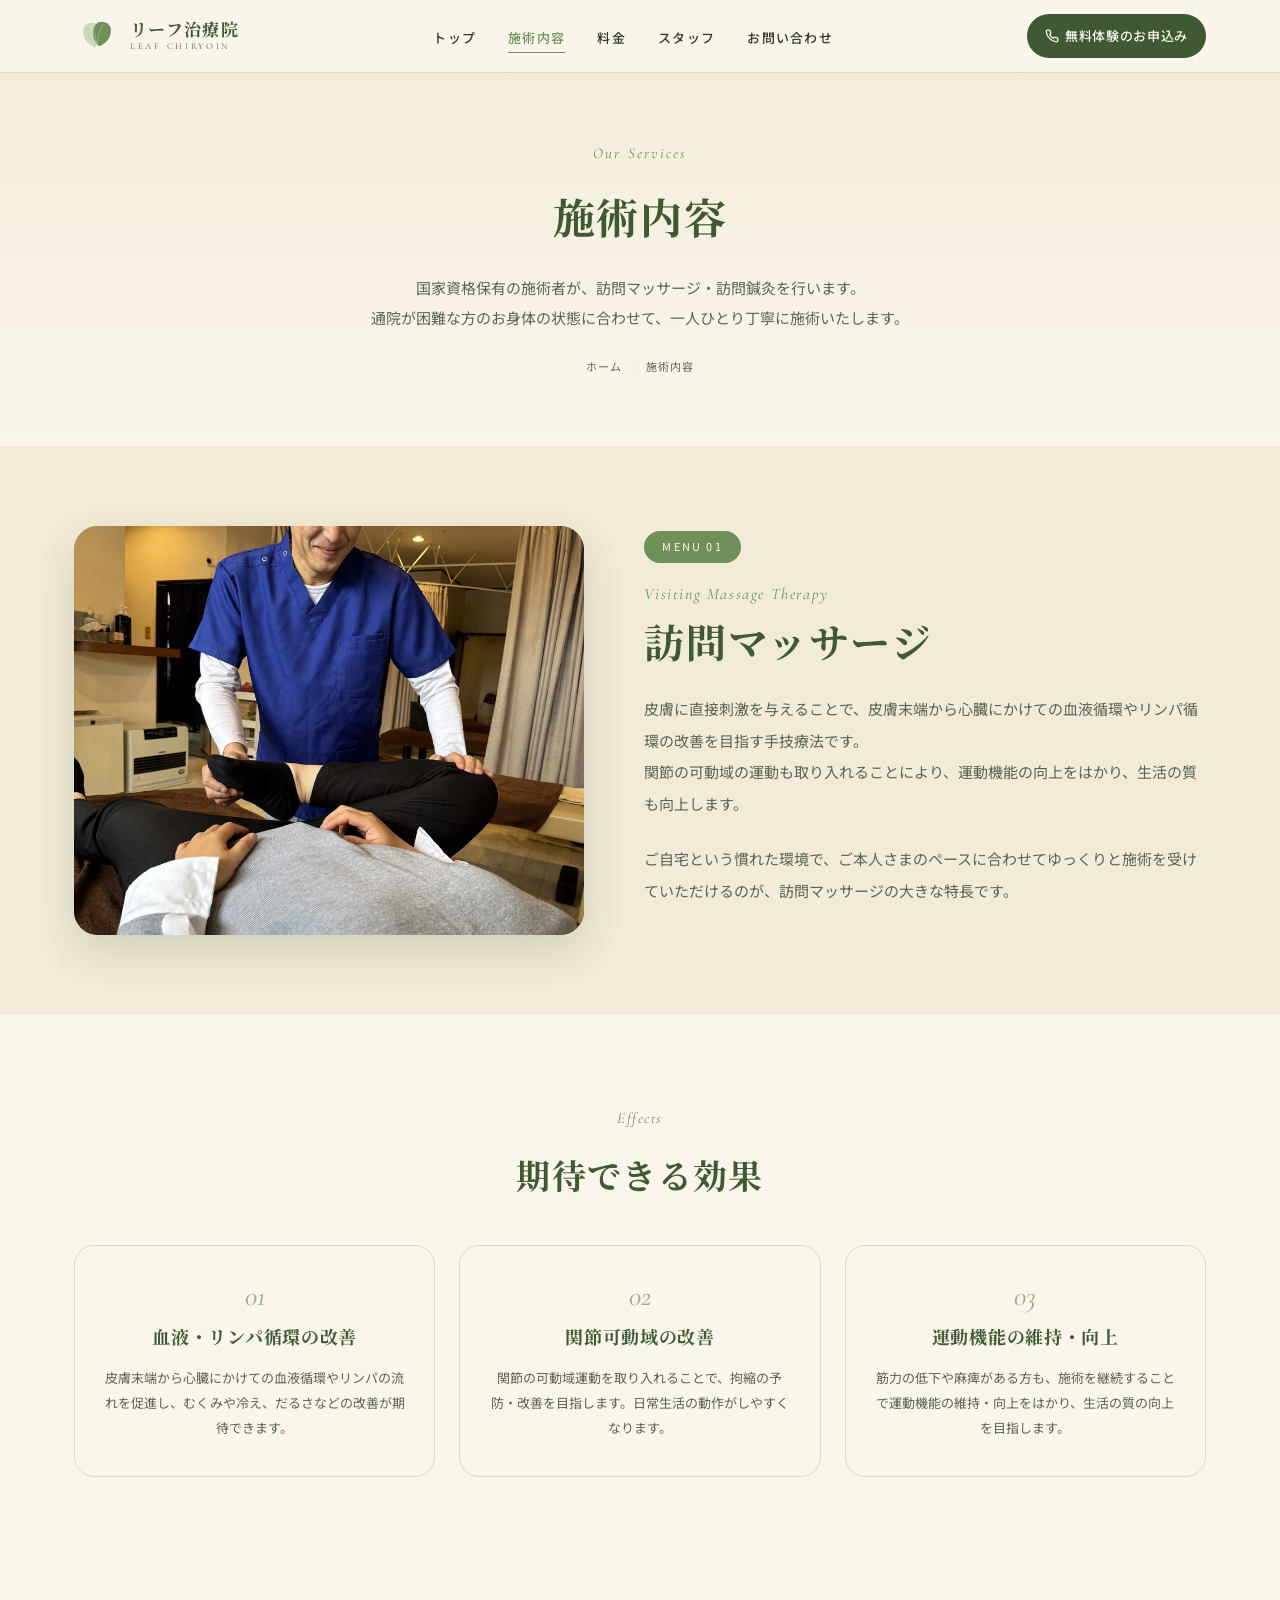
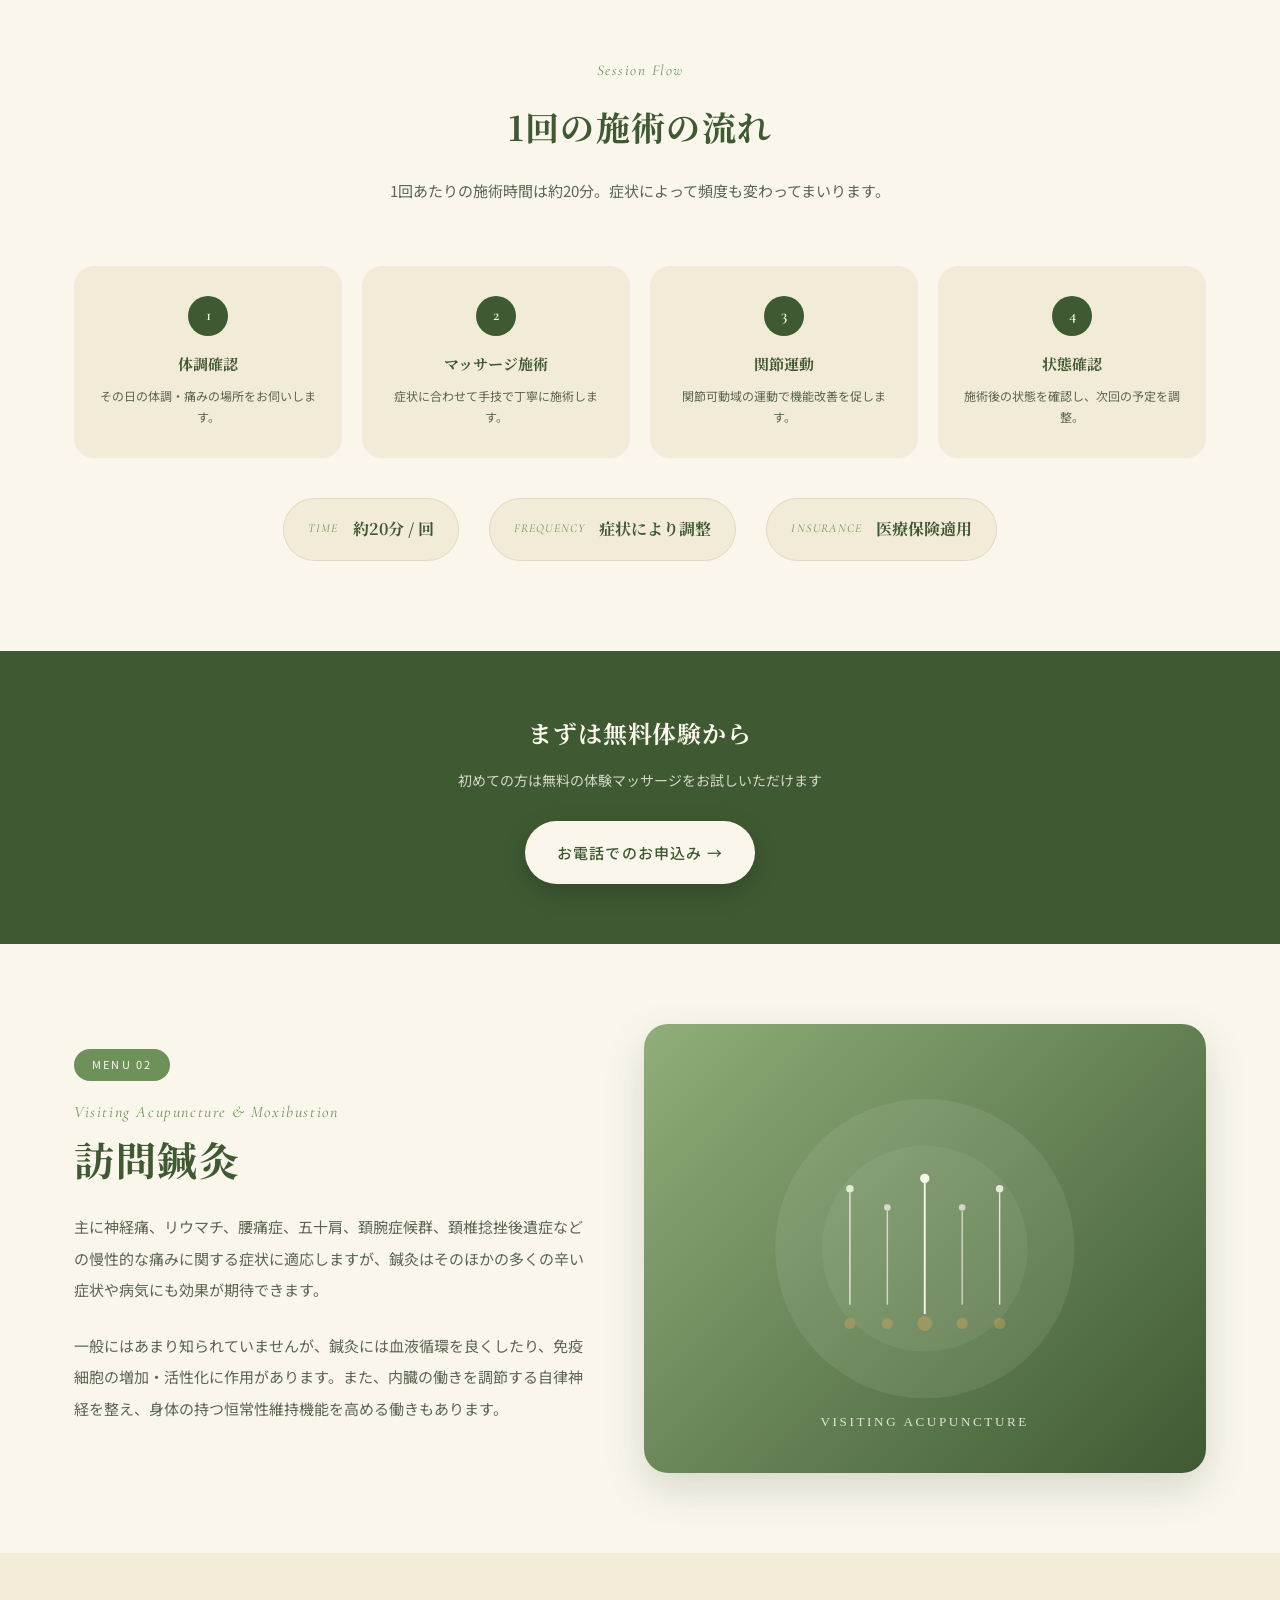
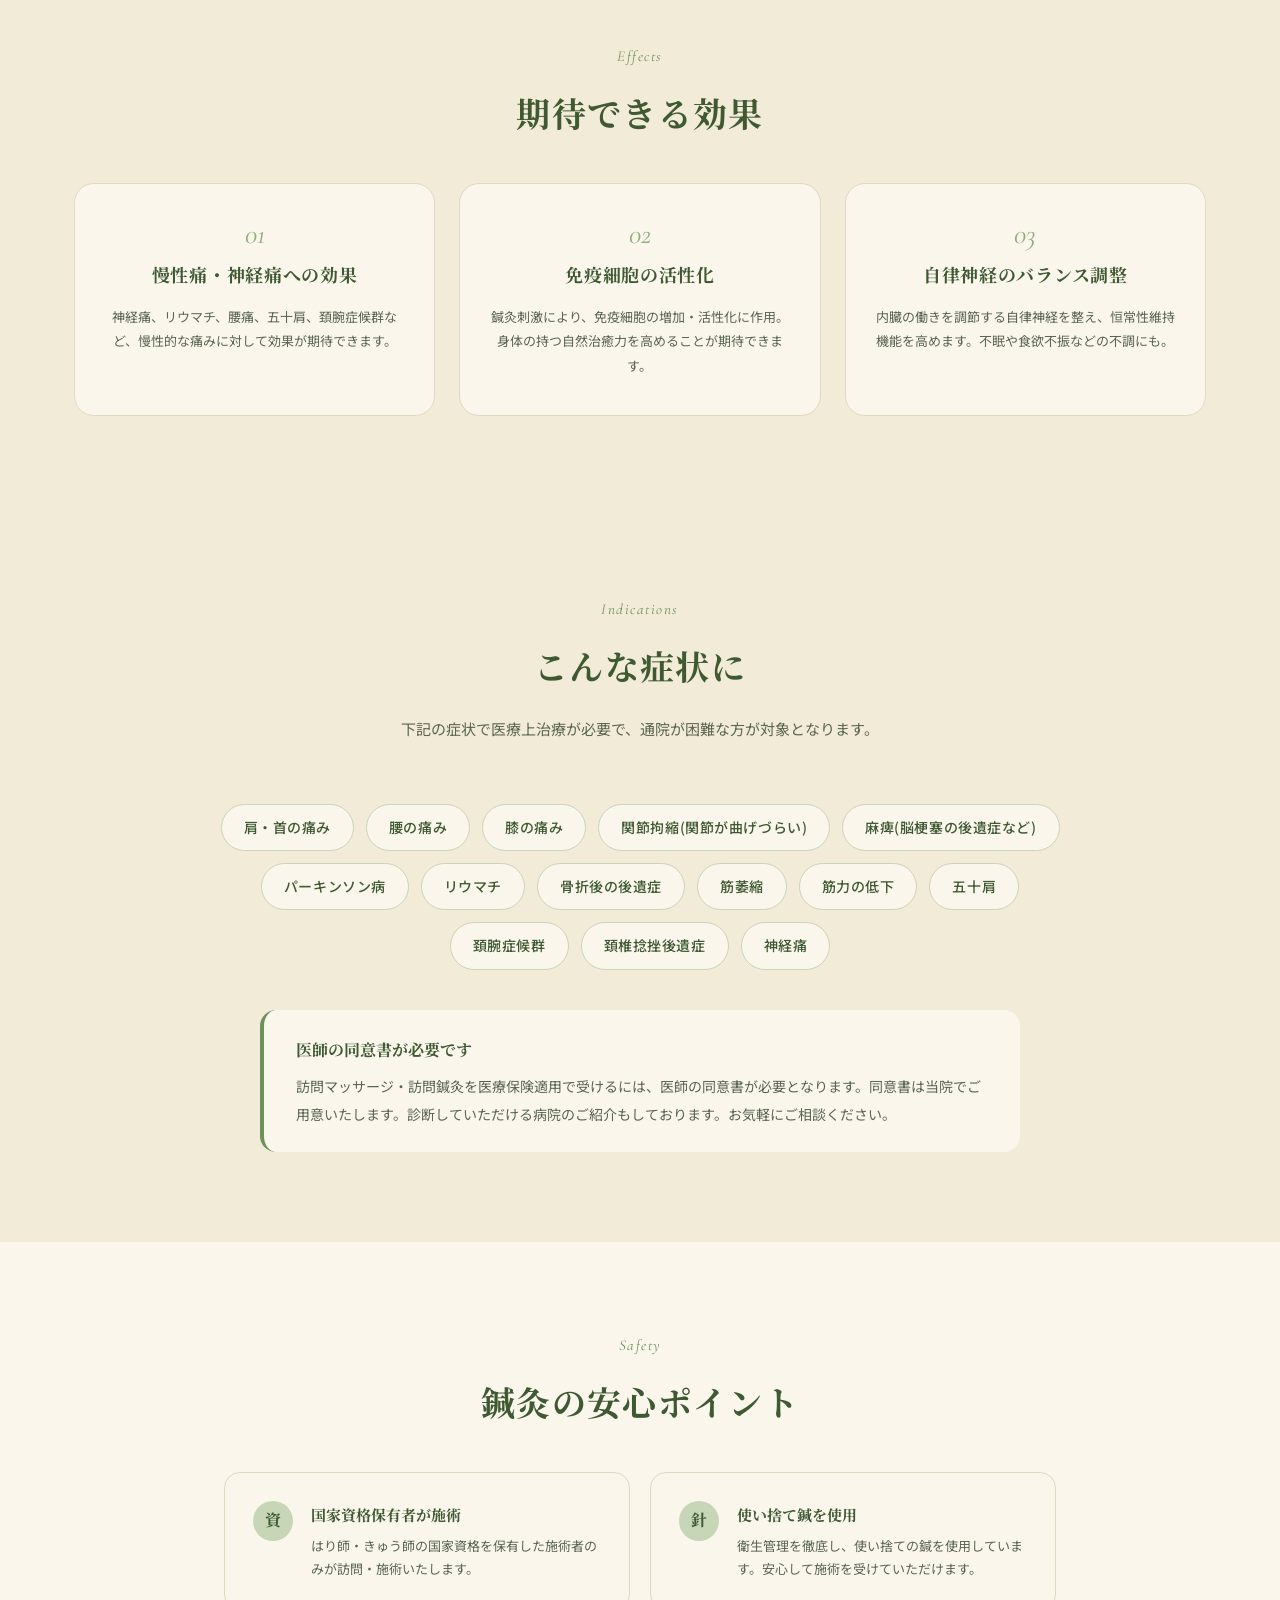
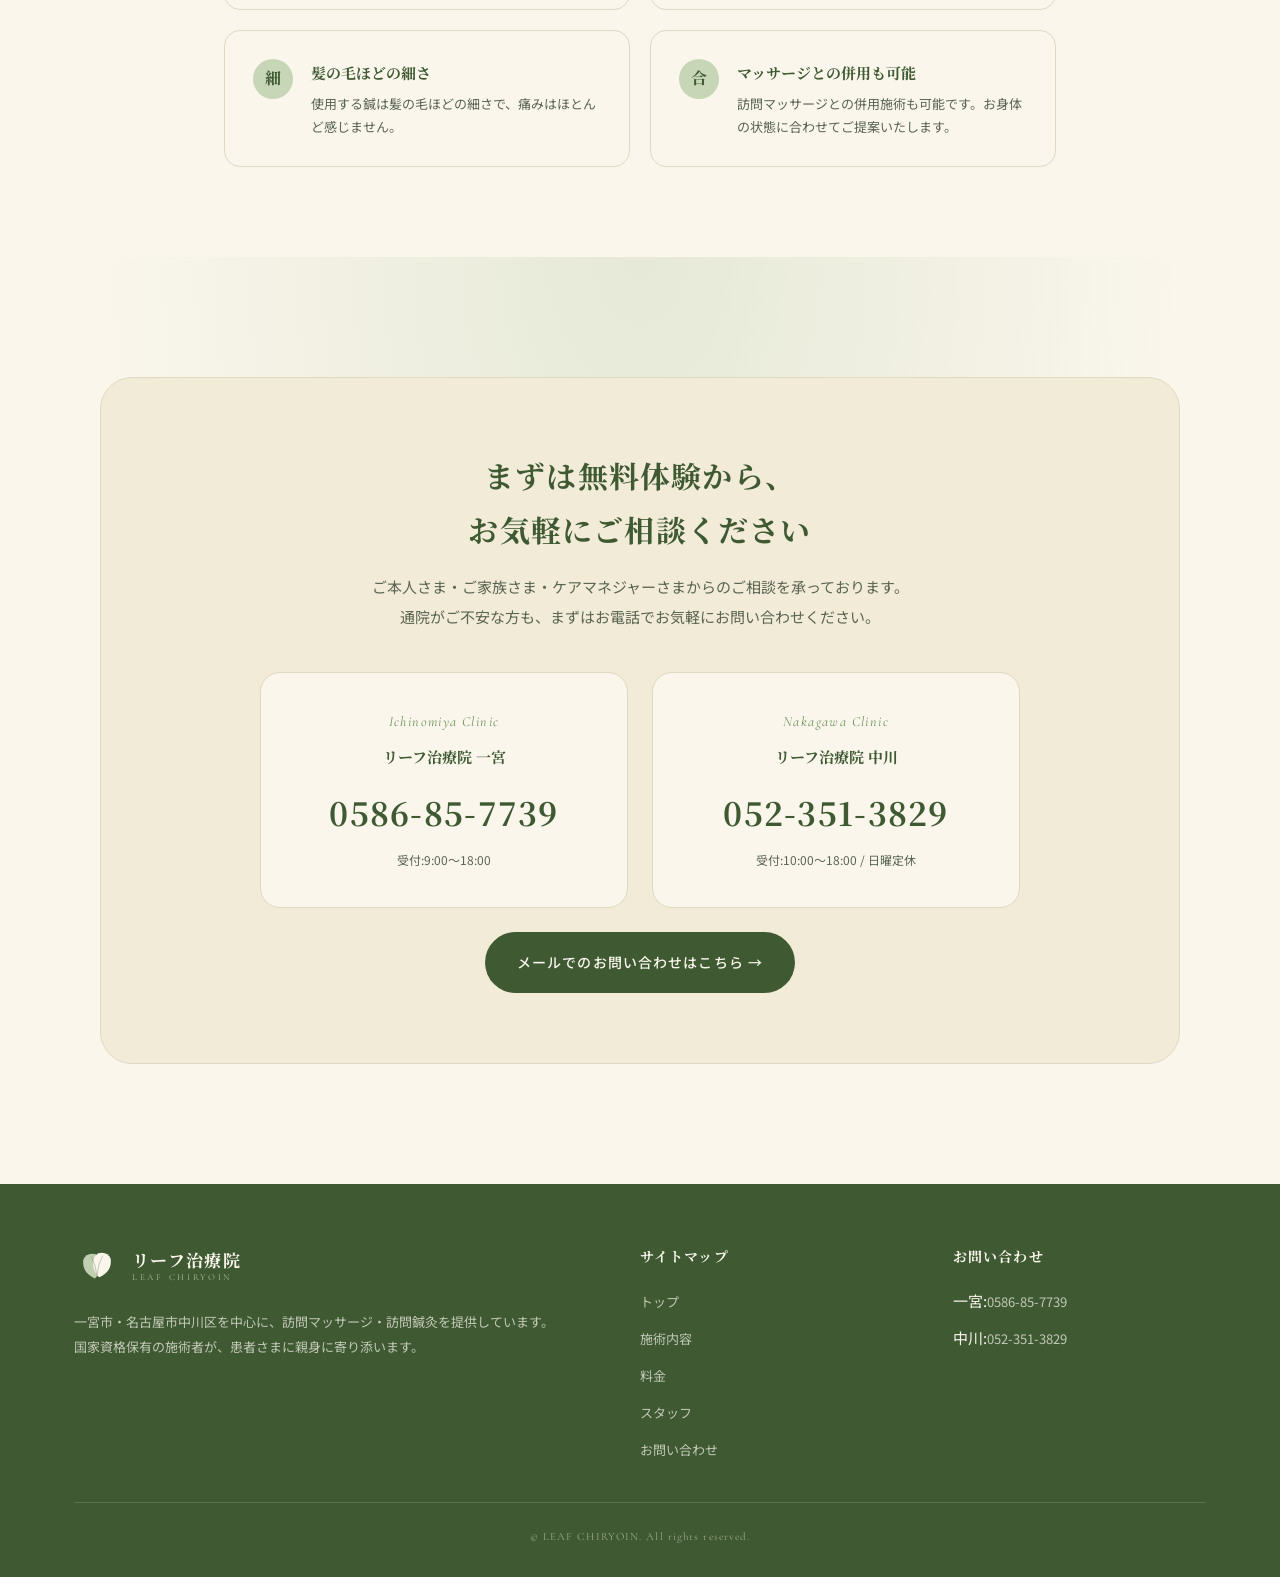
<file: services.html>
<!DOCTYPE html>
<html lang="ja">
<head>
<meta charset="UTF-8">
<meta name="viewport" content="width=device-width, initial-scale=1.0">
<title>施術内容 | リーフ治療院 一宮の訪問マッサージ・訪問鍼灸</title>
<meta name="description" content="リーフ治療院の訪問マッサージ・訪問鍼灸の施術内容を詳しくご紹介。国家資格保有の施術者が、肩・腰・膝の痛みから麻痺・拘縮・神経痛まで、ご自宅で丁寧に施術いたします。">
<link rel="preconnect" href="https://fonts.googleapis.com">
<link rel="preconnect" href="https://fonts.gstatic.com" crossorigin>
<link href="https://fonts.googleapis.com/css2?family=Noto+Sans+JP:wght@400;500;700&family=Noto+Serif+JP:wght@500;700&family=Cormorant+Garamond:ital,wght@0,400;1,400&display=swap" rel="stylesheet">
<link rel="stylesheet" href="common.css">
<style>
  /* ========== ページ固有スタイル ========== */
  .service-hero{
    background:var(--cream-deep);
    padding:80px 0;
    margin-bottom:0;
  }
  .service-hero-grid{
    display:grid;grid-template-columns:1fr 1.1fr;
    gap:60px;align-items:center;
  }
  .service-tag-large{
    display:inline-block;
    background:var(--green-mid);color:var(--cream);
    padding:6px 18px;border-radius:999px;
    font-size:11px;letter-spacing:.2em;
    margin-bottom:20px;
  }
  .service-hero h2{
    font-family:'Noto Serif JP',serif;font-size:40px;
    color:var(--green-deep);font-weight:700;
    margin-bottom:24px;letter-spacing:.04em;line-height:1.4;
  }
  .service-hero h2 small{
    display:block;font-family:'Cormorant Garamond',serif;font-style:italic;
    font-size:16px;color:var(--green-mid);font-weight:400;
    letter-spacing:.1em;margin-bottom:8px;
  }
  .service-hero p{
    font-size:15px;color:var(--ink-soft);line-height:2.1;
    margin-bottom:24px;
  }
  .service-hero-image{
    aspect-ratio:5/4;border-radius:24px;
    background:linear-gradient(135deg,var(--green) 0%,var(--green-deep) 100%);
    position:relative;overflow:hidden;
    box-shadow:0 16px 40px rgba(63,90,51,.18);
  }
  .service-hero-image img{
    width:100%;height:100%;object-fit:cover;display:block;
  }

  /* セクション分割帯 */
  .section-divider{background:var(--cream)}
  .section-divider.dark{background:var(--cream-deep)}

  /* 効果リスト */
  .effects-grid{
    display:grid;grid-template-columns:repeat(3,1fr);
    gap:24px;margin-top:40px;
  }
  .effect-card{
    background:var(--cream);
    padding:36px 28px;border-radius:20px;
    border:1px solid var(--line);
    text-align:center;
    transition:.3s;
  }
  .effect-card:hover{
    border-color:var(--green);
    transform:translateY(-4px);
    box-shadow:0 12px 24px rgba(63,90,51,.08);
  }
  .effect-num{
    font-family:'Cormorant Garamond',serif;font-style:italic;
    font-size:28px;color:var(--green);
    margin-bottom:10px;line-height:1;
  }
  .effect-card h4{
    font-family:'Noto Serif JP',serif;font-size:18px;
    color:var(--green-deep);font-weight:700;
    margin-bottom:14px;letter-spacing:.04em;
  }
  .effect-card p{
    font-size:13px;color:var(--ink-soft);line-height:1.9;
  }

  /* 適応症状 */
  .conditions{background:var(--cream-deep);padding:90px 0}
  .condition-tags{
    display:flex;flex-wrap:wrap;gap:12px;
    justify-content:center;margin-top:40px;max-width:880px;margin-left:auto;margin-right:auto;
  }
  .condition-tag{
    background:var(--cream);
    border:1px solid var(--green-soft);
    color:var(--green-deep);
    padding:10px 22px;border-radius:999px;
    font-size:14px;font-weight:500;letter-spacing:.04em;
    transition:.2s;
  }
  .condition-tag:hover{
    background:var(--green-soft);
  }
  .condition-note{
    margin-top:40px;padding:24px 32px;
    background:var(--cream);border-radius:16px;
    border-left:4px solid var(--green-mid);
    max-width:760px;margin-left:auto;margin-right:auto;
    font-size:14px;color:var(--ink-soft);line-height:2;
  }
  .condition-note strong{
    display:block;font-family:'Noto Serif JP',serif;
    color:var(--green-deep);font-size:16px;margin-bottom:6px;
  }

  /* 施術の流れ(1回あたり) */
  .session-flow{background:var(--cream)}
  .session-steps{
    display:grid;grid-template-columns:repeat(4,1fr);
    gap:20px;margin-top:50px;position:relative;
  }
  .session-step{
    background:var(--cream-deep);
    padding:30px 22px;border-radius:20px;
    text-align:center;position:relative;
  }
  .session-step-num{
    width:40px;height:40px;margin:0 auto 14px;
    background:var(--green-deep);color:var(--cream);
    border-radius:50%;display:flex;align-items:center;justify-content:center;
    font-family:'Cormorant Garamond',serif;font-weight:600;font-size:16px;
  }
  .session-step h4{
    font-family:'Noto Serif JP',serif;font-size:15px;
    color:var(--green-deep);font-weight:700;margin-bottom:8px;
  }
  .session-step p{font-size:12px;color:var(--ink-soft);line-height:1.8}
  .session-meta{
    margin-top:40px;display:flex;gap:30px;justify-content:center;
    flex-wrap:wrap;
  }
  .session-meta-item{
    display:flex;align-items:center;gap:14px;
    background:var(--cream-deep);padding:16px 24px;border-radius:999px;
    border:1px solid var(--line);
  }
  .session-meta-item dt{
    font-family:'Cormorant Garamond',serif;font-style:italic;
    color:var(--green-mid);font-size:12px;letter-spacing:.1em;
  }
  .session-meta-item dd{
    font-family:'Noto Serif JP',serif;font-weight:700;
    color:var(--green-deep);font-size:16px;
  }

  /* 鍼灸の安心ポイント */
  .safety-grid{
    display:grid;grid-template-columns:repeat(2,1fr);
    gap:20px;margin-top:40px;
  }
  .safety-item{
    background:var(--cream);
    padding:28px;border-radius:16px;
    border:1px solid var(--line);
    display:flex;gap:18px;align-items:flex-start;
  }
  .safety-icon{
    flex:none;width:40px;height:40px;
    background:var(--green-soft);border-radius:50%;
    display:flex;align-items:center;justify-content:center;
    color:var(--green-deep);font-family:'Noto Serif JP',serif;
    font-weight:700;font-size:16px;
  }
  .safety-item h4{
    font-family:'Noto Serif JP',serif;font-size:15px;
    color:var(--green-deep);font-weight:700;margin-bottom:6px;
  }
  .safety-item p{font-size:13px;color:var(--ink-soft);line-height:1.8}

  /* CTAバナー */
  .mid-cta{
    background:var(--green-deep);color:var(--cream);
    padding:60px 0;text-align:center;
  }
  .mid-cta h3{
    font-family:'Noto Serif JP',serif;font-size:24px;
    margin-bottom:14px;letter-spacing:.04em;
  }
  .mid-cta p{
    color:rgba(250,246,236,.8);font-size:14px;
    margin-bottom:28px;
  }
  .mid-cta .btn-primary{
    background:var(--cream);color:var(--green-deep);
    box-shadow:0 8px 24px rgba(0,0,0,.2);
  }
  .mid-cta .btn-primary:hover{background:#fff}

  @media(max-width:960px){
    .service-hero{padding:50px 0}
    .service-hero-grid{grid-template-columns:1fr;gap:24px}
    .service-tag-large{font-size:10px;padding:5px 14px}
    .service-hero h2{font-size:24px;line-height:1.5}
    .service-hero h2 small{font-size:13px}
    .service-hero p{font-size:13px;line-height:1.9;margin-bottom:16px}
    .effects-grid{grid-template-columns:1fr;gap:14px;margin-top:30px}
    .effect-card{padding:26px 22px}
    .effect-num{font-size:24px}
    .effect-card h4{font-size:16px}
    .effect-card p{font-size:13px}
    .session-steps{grid-template-columns:repeat(2,1fr);gap:14px;margin-top:30px}
    .session-step{padding:22px 16px}
    .session-step-num{width:34px;height:34px;font-size:14px;margin-bottom:10px}
    .session-step h4{font-size:13px}
    .session-step p{font-size:11px}
    .session-meta{gap:10px;margin-top:24px}
    .session-meta-item{padding:12px 18px}
    .session-meta-item dd{font-size:14px}
    .conditions{padding:50px 0}
    .condition-tags{gap:8px;margin-top:24px}
    .condition-tag{font-size:12px;padding:7px 14px}
    .condition-note{
      margin-top:24px;padding:18px 22px;
      font-size:13px;line-height:1.8;border-radius:12px;
    }
    .safety-grid{grid-template-columns:1fr;gap:14px}
    .safety-item{padding:22px 18px;gap:14px}
    .safety-icon{width:36px;height:36px;font-size:14px}
    .safety-item h4{font-size:14px}
    .safety-item p{font-size:12px}
    .mid-cta{padding:40px 0}
    .mid-cta h3{font-size:20px}
    .mid-cta p{font-size:13px;margin-bottom:20px}
  }
</style>
</head>
<body>

<!-- HEADER -->
<header>
  <div class="container header-inner">
    <a href="index.html" class="logo">
      <svg class="logo-svg" viewBox="0 0 80 80" xmlns="http://www.w3.org/2000/svg" aria-label="リーフ治療院">
        <path d="M 36 60 Q 14 50 16 28 Q 22 14 38 18 Q 50 26 46 44 Q 42 56 36 60 Z" fill="#C7D6B7" opacity="0.95"/>
        <path d="M 44 58 Q 66 48 64 26 Q 58 12 42 16 Q 30 24 34 42 Q 38 54 44 58 Z" fill="#6E9159"/>
        <path d="M 30 22 Q 38 36 40 56" stroke="#FAF6EC" stroke-width="1" fill="none" opacity="0.5"/>
        <path d="M 50 20 Q 42 34 40 54" stroke="#FAF6EC" stroke-width="1" fill="none" opacity="0.5"/>
      </svg>
      <div class="logo-text">リーフ治療院<small>LEAF CHIRYOIN</small></div>
    </a>
    <nav>
      <ul>
        <li><a href="index.html">トップ</a></li>
        <li><a href="services.html" class="current">施術内容</a></li>
        <li><a href="price.html">料金</a></li>
        <li><a href="index.html#staff">スタッフ</a></li>
        <li><a href="contact.html">お問い合わせ</a></li>
      </ul>
    </nav>
    <a href="tel:0586857739" class="header-cta">
      <svg width="14" height="14" viewBox="0 0 24 24" fill="none" stroke="currentColor" stroke-width="2.2" stroke-linecap="round" stroke-linejoin="round" style="flex:none"><path d="M22 16.92v3a2 2 0 0 1-2.18 2 19.79 19.79 0 0 1-8.63-3.07 19.5 19.5 0 0 1-6-6 19.79 19.79 0 0 1-3.07-8.67A2 2 0 0 1 4.11 2h3a2 2 0 0 1 2 1.72 12.84 12.84 0 0 0 .7 2.81 2 2 0 0 1-.45 2.11L8.09 9.91a16 16 0 0 0 6 6l1.27-1.27a2 2 0 0 1 2.11-.45 12.84 12.84 0 0 0 2.81.7A2 2 0 0 1 22 16.92z"/></svg>
      <span class="header-cta-pc">無料体験のお申込み</span>
      <span class="header-cta-sp">電話で相談</span>
    </a>
  </div>
</header>

<!-- PAGE HEAD -->
<div class="page-head">
  <div class="page-head-eyebrow">Our Services</div>
  <h1>施術内容</h1>
  <p>
    国家資格保有の施術者が、訪問マッサージ・訪問鍼灸を行います。<br>
    通院が困難な方のお身体の状態に合わせて、一人ひとり丁寧に施術いたします。
  </p>
  <div class="breadcrumb">
    <a href="index.html">ホーム</a><span>›</span>施術内容
  </div>
</div>

<!-- ============================================
     MENU 01: 訪問マッサージ
     ============================================ -->
<section class="service-hero">
  <div class="container service-hero-grid">
    <div class="service-hero-image">
      <picture>
        <source srcset="images/service-massage-2.webp" type="image/webp">
        <img src="images/service-massage-2.jpg" alt="訪問マッサージの施術風景" loading="lazy">
      </picture>
    </div>
    <div>
      <span class="service-tag-large">MENU 01</span>
      <h2>
        <small>Visiting Massage Therapy</small>
        訪問マッサージ
      </h2>
      <p>
        皮膚に直接刺激を与えることで、皮膚末端から心臓にかけての血液循環やリンパ循環の改善を目指す手技療法です。<br>
        関節の可動域の運動も取り入れることにより、運動機能の向上をはかり、生活の質も向上します。
      </p>
      <p>
        ご自宅という慣れた環境で、ご本人さまのペースに合わせてゆっくりと施術を受けていただけるのが、訪問マッサージの大きな特長です。
      </p>
    </div>
  </div>
</section>

<section class="section-divider">
  <div class="container">
    <div class="section-eyebrow">Effects</div>
    <h2 class="section-title">期待できる効果</h2>
    <div class="effects-grid">
      <div class="effect-card">
        <div class="effect-num">01</div>
        <h4>血液・リンパ循環の改善</h4>
        <p>皮膚末端から心臓にかけての血液循環やリンパの流れを促進し、むくみや冷え、だるさなどの改善が期待できます。</p>
      </div>
      <div class="effect-card">
        <div class="effect-num">02</div>
        <h4>関節可動域の改善</h4>
        <p>関節の可動域運動を取り入れることで、拘縮の予防・改善を目指します。日常生活の動作がしやすくなります。</p>
      </div>
      <div class="effect-card">
        <div class="effect-num">03</div>
        <h4>運動機能の維持・向上</h4>
        <p>筋力の低下や麻痺がある方も、施術を継続することで運動機能の維持・向上をはかり、生活の質の向上を目指します。</p>
      </div>
    </div>
  </div>
</section>

<section class="session-flow">
  <div class="container">
    <div class="section-eyebrow">Session Flow</div>
    <h2 class="section-title">1回の施術の流れ</h2>
    <p class="section-lead">1回あたりの施術時間は約20分。症状によって頻度も変わってまいります。</p>
    <div class="session-steps">
      <div class="session-step">
        <div class="session-step-num">1</div>
        <h4>体調確認</h4>
        <p>その日の体調・痛みの場所をお伺いします。</p>
      </div>
      <div class="session-step">
        <div class="session-step-num">2</div>
        <h4>マッサージ施術</h4>
        <p>症状に合わせて手技で丁寧に施術します。</p>
      </div>
      <div class="session-step">
        <div class="session-step-num">3</div>
        <h4>関節運動</h4>
        <p>関節可動域の運動で機能改善を促します。</p>
      </div>
      <div class="session-step">
        <div class="session-step-num">4</div>
        <h4>状態確認</h4>
        <p>施術後の状態を確認し、次回の予定を調整。</p>
      </div>
    </div>
    <dl class="session-meta">
      <div class="session-meta-item"><dt>TIME</dt><dd>約20分 / 回</dd></div>
      <div class="session-meta-item"><dt>FREQUENCY</dt><dd>症状により調整</dd></div>
      <div class="session-meta-item"><dt>INSURANCE</dt><dd>医療保険適用</dd></div>
    </dl>
  </div>
</section>

<!-- MID CTA -->
<section class="mid-cta">
  <div class="container">
    <h3>まずは無料体験から</h3>
    <p>初めての方は無料の体験マッサージをお試しいただけます</p>
    <a href="tel:0586857739" class="btn-primary">お電話でのお申込み →</a>
  </div>
</section>

<!-- ============================================
     MENU 02: 訪問鍼灸
     ============================================ -->
<section class="service-hero" style="background:var(--cream)">
  <div class="container service-hero-grid">
    <div>
      <span class="service-tag-large">MENU 02</span>
      <h2>
        <small>Visiting Acupuncture &amp; Moxibustion</small>
        訪問鍼灸
      </h2>
      <p>
        主に神経痛、リウマチ、腰痛症、五十肩、頚腕症候群、頚椎捻挫後遺症などの慢性的な痛みに関する症状に適応しますが、鍼灸はそのほかの多くの辛い症状や病気にも効果が期待できます。
      </p>
      <p>
        一般にはあまり知られていませんが、鍼灸には血液循環を良くしたり、免疫細胞の増加・活性化に作用があります。また、内臓の働きを調節する自律神経を整え、身体の持つ恒常性維持機能を高める働きもあります。
      </p>
    </div>
    <div class="service-hero-image" style="background:linear-gradient(135deg,#8FAE7A 0%,#3F5A33 100%);">
      <svg viewBox="0 0 600 480" xmlns="http://www.w3.org/2000/svg" style="width:100%;height:100%" preserveAspectRatio="xMidYMid meet">
        <circle cx="300" cy="240" r="160" fill="rgba(250,246,236,0.08)"/>
        <circle cx="300" cy="240" r="110" fill="rgba(250,246,236,0.06)"/>
        <g transform="translate(220 180)">
          <line x1="0" y1="0" x2="0" y2="120" stroke="#FAF6EC" stroke-width="1.5" opacity="0.85"/>
          <circle cx="0" cy="-4" r="4" fill="#FAF6EC" opacity="0.85"/>
        </g>
        <g transform="translate(260 200)">
          <line x1="0" y1="0" x2="0" y2="100" stroke="#FAF6EC" stroke-width="1.5" opacity="0.7"/>
          <circle cx="0" cy="-4" r="3.5" fill="#FAF6EC" opacity="0.7"/>
        </g>
        <g transform="translate(300 170)">
          <line x1="0" y1="0" x2="0" y2="140" stroke="#FAF6EC" stroke-width="2" opacity="1"/>
          <circle cx="0" cy="-5" r="5" fill="#FAF6EC"/>
        </g>
        <g transform="translate(340 200)">
          <line x1="0" y1="0" x2="0" y2="100" stroke="#FAF6EC" stroke-width="1.5" opacity="0.7"/>
          <circle cx="0" cy="-4" r="3.5" fill="#FAF6EC" opacity="0.7"/>
        </g>
        <g transform="translate(380 180)">
          <line x1="0" y1="0" x2="0" y2="120" stroke="#FAF6EC" stroke-width="1.5" opacity="0.85"/>
          <circle cx="0" cy="-4" r="4" fill="#FAF6EC" opacity="0.85"/>
        </g>
        <g fill="rgba(217,164,91,0.4)">
          <circle cx="220" cy="320" r="6"/>
          <circle cx="260" cy="320" r="6"/>
          <circle cx="300" cy="320" r="8"/>
          <circle cx="340" cy="320" r="6"/>
          <circle cx="380" cy="320" r="6"/>
        </g>
        <text x="300" y="430" text-anchor="middle" fill="#FAF6EC" font-family="serif" font-size="14" letter-spacing="0.2em" opacity="0.85">VISITING ACUPUNCTURE</text>
      </svg>
    </div>
  </div>
</section>

<section class="section-divider dark">
  <div class="container">
    <div class="section-eyebrow">Effects</div>
    <h2 class="section-title">期待できる効果</h2>
    <div class="effects-grid">
      <div class="effect-card">
        <div class="effect-num">01</div>
        <h4>慢性痛・神経痛への効果</h4>
        <p>神経痛、リウマチ、腰痛、五十肩、頚腕症候群など、慢性的な痛みに対して効果が期待できます。</p>
      </div>
      <div class="effect-card">
        <div class="effect-num">02</div>
        <h4>免疫細胞の活性化</h4>
        <p>鍼灸刺激により、免疫細胞の増加・活性化に作用。身体の持つ自然治癒力を高めることが期待できます。</p>
      </div>
      <div class="effect-card">
        <div class="effect-num">03</div>
        <h4>自律神経のバランス調整</h4>
        <p>内臓の働きを調節する自律神経を整え、恒常性維持機能を高めます。不眠や食欲不振などの不調にも。</p>
      </div>
    </div>
  </div>
</section>

<section class="conditions">
  <div class="container">
    <div class="section-eyebrow">Indications</div>
    <h2 class="section-title">こんな症状に</h2>
    <p class="section-lead">下記の症状で医療上治療が必要で、通院が困難な方が対象となります。</p>
    <div class="condition-tags">
      <span class="condition-tag">肩・首の痛み</span>
      <span class="condition-tag">腰の痛み</span>
      <span class="condition-tag">膝の痛み</span>
      <span class="condition-tag">関節拘縮(関節が曲げづらい)</span>
      <span class="condition-tag">麻痺(脳梗塞の後遺症など)</span>
      <span class="condition-tag">パーキンソン病</span>
      <span class="condition-tag">リウマチ</span>
      <span class="condition-tag">骨折後の後遺症</span>
      <span class="condition-tag">筋萎縮</span>
      <span class="condition-tag">筋力の低下</span>
      <span class="condition-tag">五十肩</span>
      <span class="condition-tag">頚腕症候群</span>
      <span class="condition-tag">頚椎捻挫後遺症</span>
      <span class="condition-tag">神経痛</span>
    </div>
    <div class="condition-note">
      <strong>医師の同意書が必要です</strong>
      訪問マッサージ・訪問鍼灸を医療保険適用で受けるには、医師の同意書が必要となります。同意書は当院でご用意いたします。診断していただける病院のご紹介もしております。お気軽にご相談ください。
    </div>
  </div>
</section>

<section class="section-divider">
  <div class="container container-narrow">
    <div class="section-eyebrow">Safety</div>
    <h2 class="section-title">鍼灸の安心ポイント</h2>
    <div class="safety-grid">
      <div class="safety-item">
        <div class="safety-icon">資</div>
        <div>
          <h4>国家資格保有者が施術</h4>
          <p>はり師・きゅう師の国家資格を保有した施術者のみが訪問・施術いたします。</p>
        </div>
      </div>
      <div class="safety-item">
        <div class="safety-icon">針</div>
        <div>
          <h4>使い捨て鍼を使用</h4>
          <p>衛生管理を徹底し、使い捨ての鍼を使用しています。安心して施術を受けていただけます。</p>
        </div>
      </div>
      <div class="safety-item">
        <div class="safety-icon">細</div>
        <div>
          <h4>髪の毛ほどの細さ</h4>
          <p>使用する鍼は髪の毛ほどの細さで、痛みはほとんど感じません。</p>
        </div>
      </div>
      <div class="safety-item">
        <div class="safety-icon">合</div>
        <div>
          <h4>マッサージとの併用も可能</h4>
          <p>訪問マッサージとの併用施術も可能です。お身体の状態に合わせてご提案いたします。</p>
        </div>
      </div>
    </div>
  </div>
</section>

<!-- CONTACT CTA -->
<section class="contact-cta">
  <div class="container">
    <div class="contact-inner">
      <h2>まずは無料体験から、<br>お気軽にご相談ください</h2>
      <p>
        ご本人さま・ご家族さま・ケアマネジャーさまからのご相談を承っております。<br>
        通院がご不安な方も、まずはお電話でお気軽にお問い合わせください。
      </p>
      <div class="contact-methods">
        <div class="contact-method">
          <div class="contact-method-label">Ichinomiya Clinic</div>
          <h4>リーフ治療院 一宮</h4>
          <a href="tel:0586857739" class="contact-tel">0586-85-7739</a>
          <div class="contact-hours">受付:9:00〜18:00</div>
        </div>
        <div class="contact-method">
          <div class="contact-method-label">Nakagawa Clinic</div>
          <h4>リーフ治療院 中川</h4>
          <a href="tel:0523513829" class="contact-tel">052-351-3829</a>
          <div class="contact-hours">受付:10:00〜18:00 / 日曜定休</div>
        </div>
      </div>
      <a href="contact.html" class="contact-form-btn">メールでのお問い合わせはこちら →</a>
    </div>
  </div>
</section>

<!-- FOOTER -->
<footer>
  <div class="container">
    <div class="footer-inner">
      <div>
        <div class="footer-logo">
          <svg class="logo-svg" viewBox="0 0 80 80" xmlns="http://www.w3.org/2000/svg" style="width:46px;height:46px">
            <path d="M 36 60 Q 14 50 16 28 Q 22 14 38 18 Q 50 26 46 44 Q 42 56 36 60 Z" fill="#C7D6B7" opacity="0.95"/>
            <path d="M 44 58 Q 66 48 64 26 Q 58 12 42 16 Q 30 24 34 42 Q 38 54 44 58 Z" fill="#FAF6EC"/>
            <path d="M 30 22 Q 38 36 40 56" stroke="#3F5A33" stroke-width="1" fill="none" opacity="0.5"/>
            <path d="M 50 20 Q 42 34 40 54" stroke="#3F5A33" stroke-width="1" fill="none" opacity="0.5"/>
          </svg>
          <div class="logo-text">リーフ治療院<small>LEAF CHIRYOIN</small></div>
        </div>
        <p class="footer-desc">
          一宮市・名古屋市中川区を中心に、訪問マッサージ・訪問鍼灸を提供しています。<br>
          国家資格保有の施術者が、患者さまに親身に寄り添います。
        </p>
      </div>
      <div>
        <h5>サイトマップ</h5>
        <ul>
          <li><a href="index.html">トップ</a></li>
          <li><a href="services.html">施術内容</a></li>
          <li><a href="price.html">料金</a></li>
          <li><a href="index.html#staff">スタッフ</a></li>
          <li><a href="contact.html">お問い合わせ</a></li>
        </ul>
      </div>
      <div>
        <h5>お問い合わせ</h5>
        <ul>
          <li>一宮:<a href="tel:0586857739">0586-85-7739</a></li>
          <li>中川:<a href="tel:0523513829">052-351-3829</a></li>
        </ul>
      </div>
    </div>
    <div class="copyright">© LEAF CHIRYOIN. All rights reserved.</div>
  </div>
</footer>

<div class="floating-cta">
  <a href="tel:0586857739">
    <span class="label">一宮店へお電話</span>
    <span class="num">0586-85-7739</span>
  </a>
  <a href="tel:0523513829">
    <span class="label">中川店へお電話</span>
    <span class="num">052-351-3829</span>
  </a>
</div>

</body>
</html>
</file>
<file: common.css>
/* ==========================================================
   LEAF CHIRYOIN - common.css
   共通スタイル(全ページ共通のヘッダー/フッター/トークン)
   ========================================================== */

:root{
  --cream:#FAF6EC;
  --cream-deep:#F2EBD7;
  --green-soft:#C7D6B7;
  --green:#8FAE7A;
  --green-mid:#6E9159;
  --green-deep:#3F5A33;
  --ink:#2E3A28;
  --ink-soft:#5A6552;
  --accent:#D9A45B;
  --line:#E0D9C2;
}
*{box-sizing:border-box;margin:0;padding:0}
html{scroll-behavior:smooth}
body{
  font-family:'Noto Sans JP',sans-serif;
  color:var(--ink);
  background:var(--cream);
  line-height:1.8;
  font-size:15px;
  -webkit-font-smoothing:antialiased;
}
.serif{font-family:'Noto Serif JP',serif;font-weight:500;letter-spacing:.04em}
a{color:inherit;text-decoration:none}
img{max-width:100%;display:block}
.container{max-width:1180px;margin:0 auto;padding:0 24px}
.container-narrow{max-width:880px;margin:0 auto;padding:0 24px}

/* ========== HEADER ========== */
header{
  position:fixed;top:0;left:0;right:0;z-index:50;
  background:rgba(250,246,236,.92);
  backdrop-filter:blur(8px);
  border-bottom:1px solid var(--line);
}
.header-inner{
  display:flex;align-items:center;justify-content:space-between;
  height:72px;
}
.logo{display:flex;align-items:center;gap:10px}
.logo-svg{width:46px;height:46px;flex:none}
.logo-text{
  font-family:'Noto Serif JP',serif;
  font-weight:700;font-size:17px;letter-spacing:.08em;
  color:var(--green-deep);line-height:1.2;
}
.logo-text small{
  display:block;font-size:9px;letter-spacing:.3em;
  color:var(--ink-soft);font-family:'Cormorant Garamond',serif;
  margin-top:2px;font-weight:400;
}
nav ul{display:flex;gap:32px;list-style:none}
nav a{font-size:13px;letter-spacing:.1em;font-weight:500;position:relative;padding:6px 0;transition:.2s}
nav a:hover{color:var(--green-mid)}
nav a.current{color:var(--green-mid)}
nav a::after{content:"";position:absolute;left:50%;bottom:0;width:0;height:1px;background:var(--green-mid);transition:.3s}
nav a:hover::after,nav a.current::after{left:0;width:100%}
.header-cta{
  display:flex;align-items:center;gap:6px;
  background:var(--green-deep);color:var(--cream);
  padding:10px 18px;border-radius:999px;
  font-size:13px;font-weight:500;letter-spacing:.05em;
  transition:.3s;
}
.header-cta:hover{background:var(--green-mid)}
.header-cta-sp{display:none}

/* ========== PAGE HEAD ========== */
.page-head{
  padding:140px 0 70px;
  background:linear-gradient(180deg,var(--cream-deep) 0%,var(--cream) 100%);
  text-align:center;position:relative;overflow:hidden;
}
.page-head-eyebrow{
  font-family:'Cormorant Garamond',serif;font-style:italic;
  color:var(--green-mid);font-size:15px;letter-spacing:.15em;
  margin-bottom:12px;
}
.page-head h1{
  font-family:'Noto Serif JP',serif;font-weight:700;
  font-size:42px;color:var(--green-deep);letter-spacing:.04em;
  margin-bottom:18px;
}
.page-head p{
  color:var(--ink-soft);font-size:15px;line-height:2;
  max-width:640px;margin:0 auto;
}
.breadcrumb{
  display:flex;justify-content:center;gap:10px;
  font-size:11px;color:var(--ink-soft);margin-top:24px;
  letter-spacing:.08em;
}
.breadcrumb a:hover{color:var(--green-mid)}
.breadcrumb span{color:var(--line)}

/* ========== SECTION COMMON ========== */
section{padding:90px 0;position:relative}
.section-eyebrow{
  font-family:'Cormorant Garamond',serif;font-style:italic;
  color:var(--green-mid);font-size:15px;letter-spacing:.1em;
  margin-bottom:12px;text-align:center;
}
.section-title{
  font-family:'Noto Serif JP',serif;font-weight:700;
  font-size:34px;color:var(--green-deep);
  text-align:center;letter-spacing:.04em;margin-bottom:18px;
}
.section-lead{
  text-align:center;font-size:15px;color:var(--ink-soft);
  max-width:600px;margin:0 auto 60px;line-height:2;
}

/* ========== BUTTONS ========== */
.btn-primary{
  display:inline-flex;align-items:center;gap:10px;
  background:var(--green-deep);color:var(--cream);
  padding:18px 32px;border-radius:999px;
  font-weight:500;letter-spacing:.08em;font-size:15px;
  transition:.3s;box-shadow:0 8px 24px rgba(63,90,51,.18);
  border:none;cursor:pointer;font-family:inherit;
}
.btn-primary:hover{transform:translateY(-2px);box-shadow:0 12px 28px rgba(63,90,51,.25)}
.btn-secondary{
  display:inline-flex;align-items:center;gap:10px;
  background:transparent;color:var(--green-deep);
  padding:18px 32px;border-radius:999px;
  font-weight:500;letter-spacing:.08em;font-size:15px;
  border:1px solid var(--green-deep);
  transition:.3s;
}
.btn-secondary:hover{background:var(--green-deep);color:var(--cream)}

/* ========== CONTACT CTA (共通) ========== */
.contact-cta{
  background:var(--cream);
  padding:120px 0;
  position:relative;overflow:hidden;
}
.contact-cta::before{
  content:"";position:absolute;inset:0;
  background:radial-gradient(ellipse at top,var(--green-soft) 0%,transparent 60%);
  opacity:.4;
}
.contact-inner{
  background:var(--cream-deep);
  border-radius:32px;padding:70px 60px;
  max-width:1080px;margin:0 auto;
  text-align:center;
  border:1px solid var(--line);
  position:relative;
}
.contact-inner h2{
  font-family:'Noto Serif JP',serif;font-size:30px;
  color:var(--green-deep);font-weight:700;
  margin-bottom:16px;letter-spacing:.04em;
}
.contact-inner p{
  color:var(--ink-soft);font-size:15px;
  line-height:2;margin-bottom:40px;
}
.contact-methods{
  display:grid;grid-template-columns:1fr 1fr;
  gap:24px;max-width:760px;margin:0 auto;
}
.contact-method{
  background:var(--cream);
  padding:36px 28px;border-radius:20px;
  border:1px solid var(--line);
  transition:.3s;
}
.contact-method:hover{
  border-color:var(--green-mid);
  transform:translateY(-4px);
  box-shadow:0 12px 24px rgba(63,90,51,.1);
}
.contact-method-label{
  font-family:'Cormorant Garamond',serif;font-style:italic;
  font-size:14px;color:var(--green-mid);
  letter-spacing:.1em;margin-bottom:8px;
}
.contact-method h4{
  font-family:'Noto Serif JP',serif;font-size:15px;
  color:var(--green-deep);margin-bottom:14px;font-weight:700;
}
.contact-tel{
  font-family:'Noto Serif JP',serif;
  font-size:32px;color:var(--green-deep);font-weight:700;
  letter-spacing:.04em;display:block;margin-bottom:8px;
}
.contact-hours{font-size:12px;color:var(--ink-soft)}
.contact-form-btn{
  display:inline-flex;align-items:center;gap:10px;
  background:var(--green-deep);color:var(--cream);
  padding:18px 32px;border-radius:999px;
  font-weight:500;letter-spacing:.08em;font-size:14px;
  margin-top:24px;
}

/* ========== FOOTER ========== */
footer{background:var(--green-deep);color:var(--cream);padding:60px 0 30px}
.footer-inner{display:grid;grid-template-columns:2fr 1fr 1fr;gap:60px;margin-bottom:40px}
.footer-logo{display:flex;align-items:center;gap:12px;margin-bottom:20px}
.footer-logo .logo-text{color:var(--cream)}
.footer-logo .logo-text small{color:rgba(250,246,236,.6)}
.footer-desc{font-size:13px;color:rgba(250,246,236,.7);line-height:1.9}
footer h5{font-family:'Noto Serif JP',serif;font-size:14px;margin-bottom:18px;letter-spacing:.08em}
footer ul{list-style:none;display:grid;gap:10px}
footer ul a{font-size:13px;color:rgba(250,246,236,.7);transition:.2s}
footer ul a:hover{color:var(--cream)}
.copyright{
  text-align:center;border-top:1px solid rgba(250,246,236,.15);
  padding-top:24px;font-size:11px;color:rgba(250,246,236,.5);
  letter-spacing:.1em;font-family:'Cormorant Garamond',serif;
}

/* ========== FLOATING CTA (Mobile) ========== */
.floating-cta{display:none}

/* ========== RESPONSIVE ========== */
@media(max-width:960px){
  .container,.container-narrow{padding:0 18px}
  /* Header */
  nav{display:none}
  .header-inner{height:60px}
  .logo-svg{width:36px;height:36px}
  .logo-text{font-size:14px;letter-spacing:.05em}
  .logo-text small{font-size:8px;letter-spacing:.2em}
  .header-cta{
    padding:8px 12px;font-size:11px;
    letter-spacing:.02em;white-space:nowrap;gap:4px;
  }
  .header-cta-pc{display:none}
  .header-cta-sp{display:inline}
  /* Page Head */
  .page-head{padding:90px 0 36px}
  .page-head-eyebrow{font-size:12px;margin-bottom:8px}
  .page-head h1{font-size:24px;letter-spacing:.02em;margin-bottom:14px}
  .page-head p{font-size:13px;line-height:1.9}
  .page-head p br{display:none}
  .breadcrumb{font-size:11px;margin-top:18px}
  /* Section common */
  section{padding:50px 0}
  .section-eyebrow{font-size:12px}
  .section-title{font-size:22px;line-height:1.6}
  .section-lead{font-size:13px;line-height:1.9;margin-bottom:36px}
  .section-lead br{display:none}
  /* Buttons */
  .btn-primary,.btn-secondary{
    padding:14px 22px;font-size:13px;
  }
  /* Contact CTA */
  .contact-cta{padding:50px 0}
  .contact-inner{padding:36px 20px;border-radius:20px}
  .contact-inner h2{font-size:20px;line-height:1.6}
  .contact-inner p{font-size:13px;line-height:1.8}
  .contact-inner p br{display:none}
  .contact-methods{grid-template-columns:1fr;gap:14px}
  .contact-method{padding:24px 20px;border-radius:16px}
  .contact-tel{font-size:24px}
  .contact-form-btn{padding:14px 24px;font-size:13px}
  /* Footer */
  footer{padding:40px 0 80px}
  .footer-inner{grid-template-columns:1fr;gap:24px}
  .footer-desc{font-size:12px}
  /* Floating CTA */
  .floating-cta{
    display:flex;position:fixed;bottom:0;left:0;right:0;z-index:40;
    background:var(--green-deep);
    box-shadow:0 -4px 20px rgba(63,90,51,.2);
  }
  .floating-cta a{
    flex:1;padding:12px 8px;text-align:center;
    color:var(--cream);
    line-height:1.3;
    border-right:1px solid rgba(250,246,236,.18);
    display:flex;flex-direction:column;align-items:center;justify-content:center;gap:2px;
  }
  .floating-cta a:last-child{border-right:none}
  .floating-cta .label{
    font-size:10px;letter-spacing:.05em;opacity:.85;
  }
  .floating-cta .num{
    font-family:'Noto Serif JP',serif;
    font-size:14px;font-weight:700;letter-spacing:.02em;
  }
  body{padding-bottom:60px}
}

@media(max-width:380px){
  .header-cta{font-size:10px;padding:7px 12px}
  .page-head h1{font-size:20px}
  .section-title{font-size:20px}
  .floating-cta .num{font-size:13px}
}
</file>
